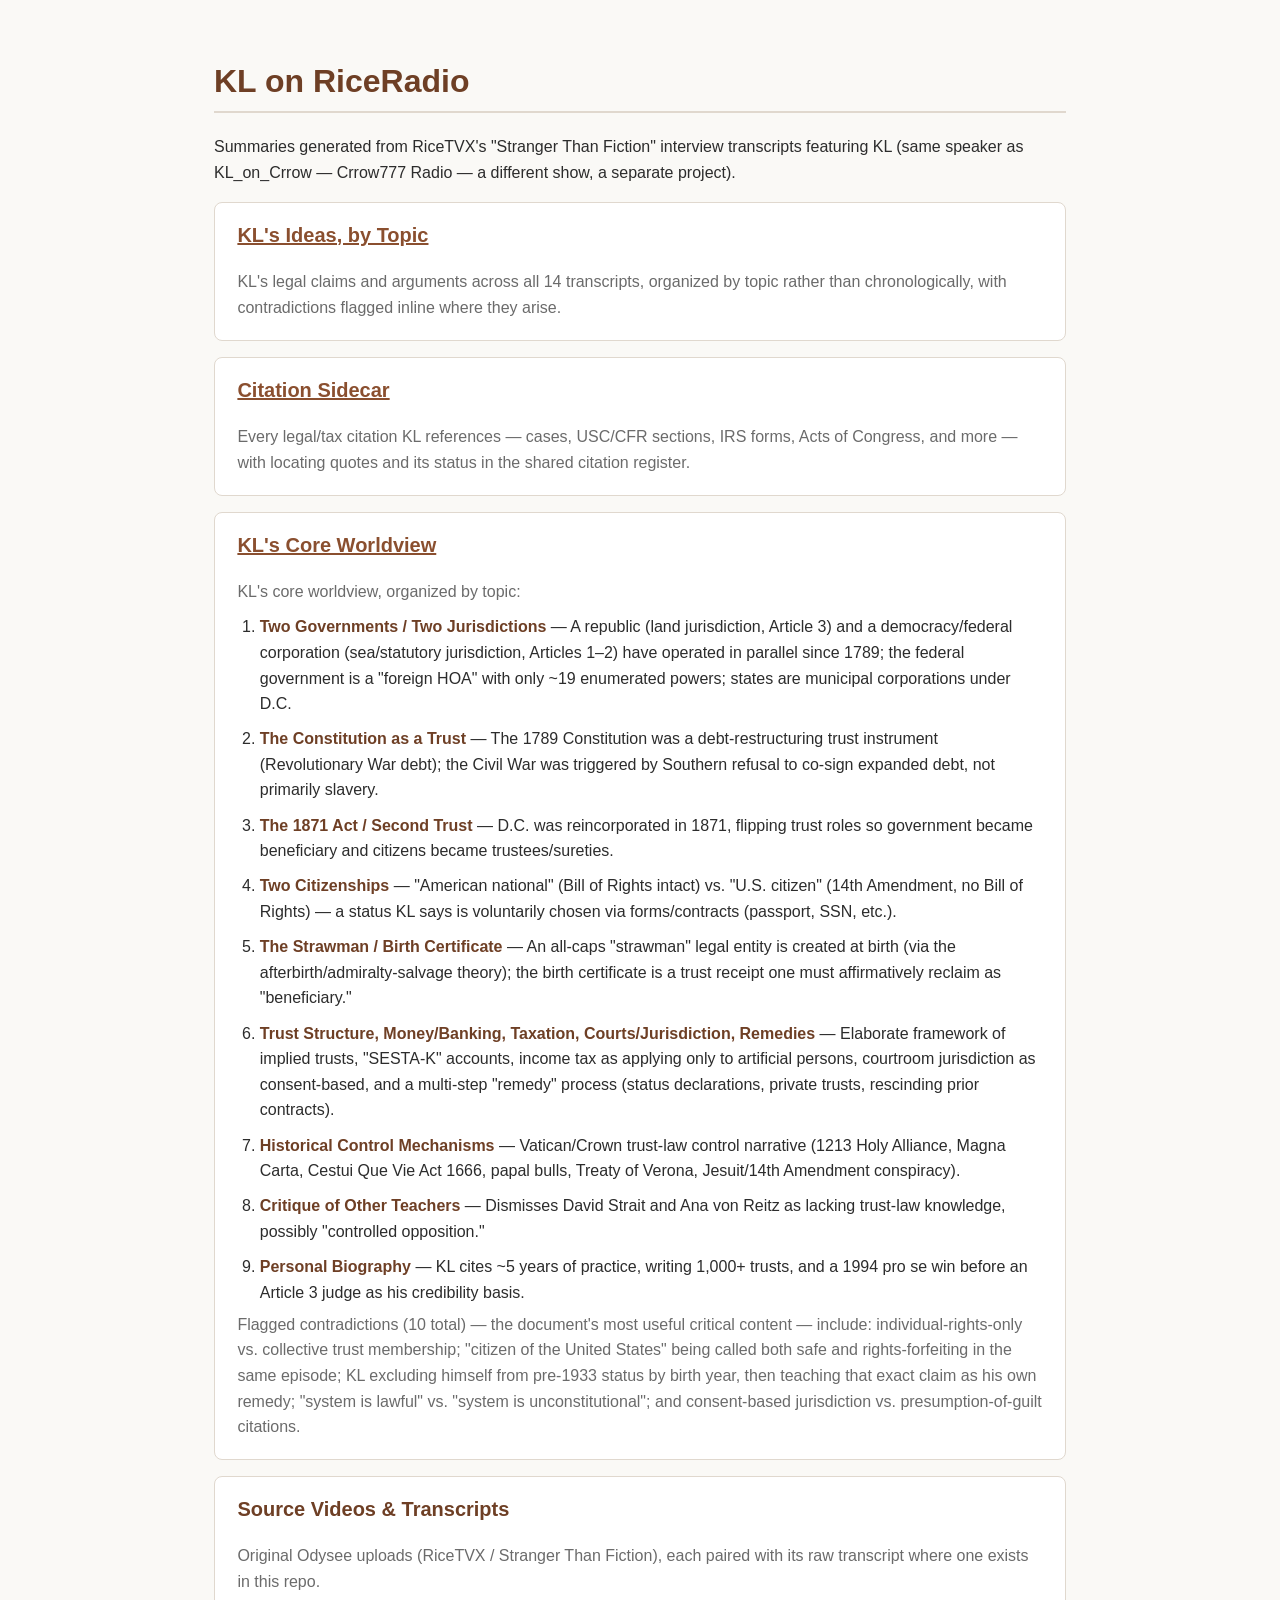
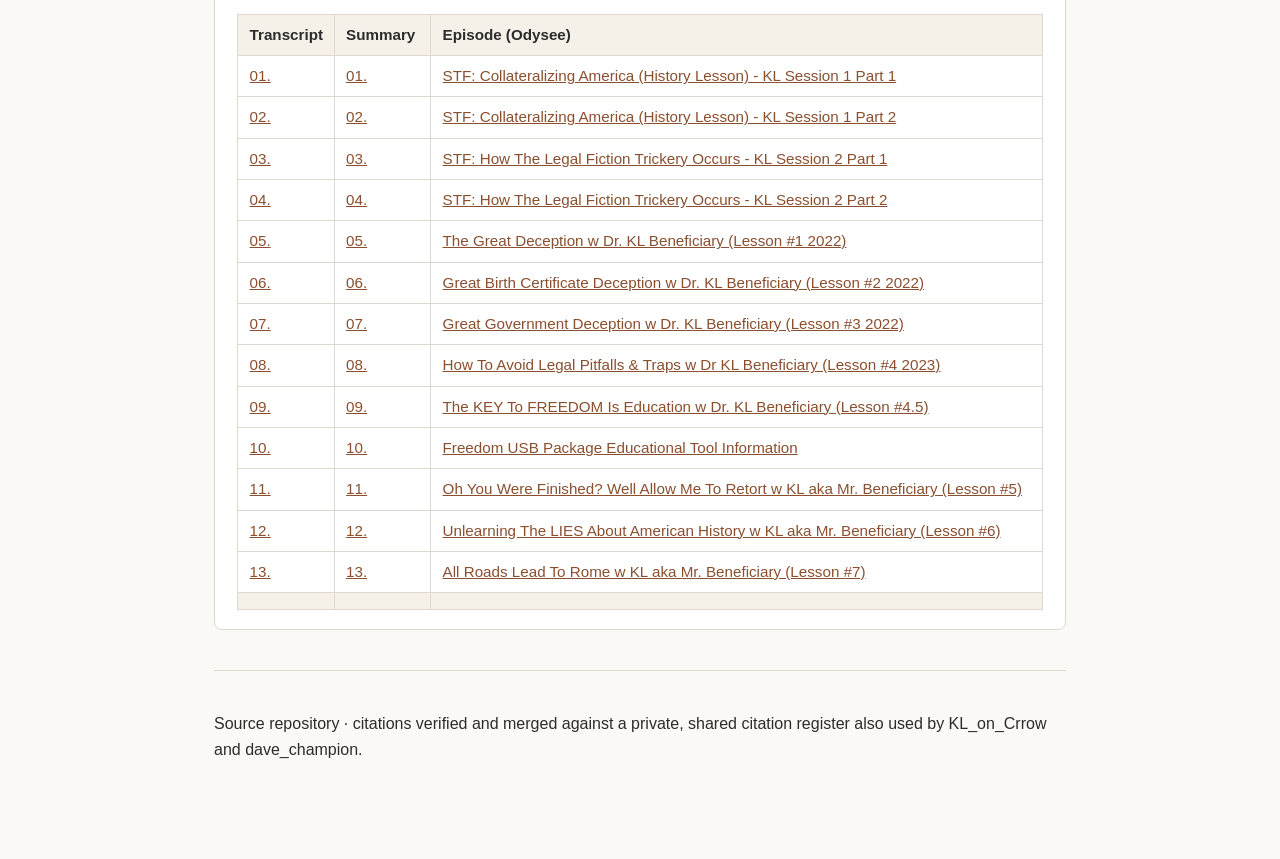
<file: index.html>
<!DOCTYPE html>
<html lang="en">
<head>
  <meta charset="UTF-8">
  <meta name="viewport" content="width=device-width, initial-scale=1.0">
  <title>KL on RiceRadio</title>
  <link rel="stylesheet" href="style.css?v=20261114">
</head>
<body>
  <h1>KL on RiceRadio</h1>
  <p>
    Summaries generated from RiceTVX's "Stranger Than Fiction" interview
    transcripts featuring KL (same speaker as
    KL_on_Crrow —
    Crrow777 Radio — a different show, a separate project).
  </p>

  <ul class="card-list">
    <li class="card">
      <h2><a href="summaries_html/kl-ideas.html">KL's Ideas, by Topic</a></h2>
      <p>
        KL's legal claims and arguments across all 14 transcripts, organized by
        topic rather than chronologically, with contradictions flagged inline
        where they arise.
      </p>
    </li>
    <li class="card">
      <h2><a href="summaries_html/citations-sidecar.html">Citation Sidecar</a></h2>
      <p>
        Every legal/tax citation KL references — cases, USC/CFR sections, IRS
        forms, Acts of Congress, and more — with locating quotes and its
        status in the shared citation register.
      </p>
    </li>
    <li class="card">
      <h2><a href="summaries_html/kl-ideas.html">KL's Core Worldview</a></h2>
      <p>KL's core worldview, organized by topic:</p>
      <ol>
        <li><strong>Two Governments / Two Jurisdictions</strong> — A republic (land
          jurisdiction, Article 3) and a democracy/federal corporation
          (sea/statutory jurisdiction, Articles 1–2) have operated in parallel
          since 1789; the federal government is a "foreign HOA" with only ~19
          enumerated powers; states are municipal corporations under D.C.</li>
        <li><strong>The Constitution as a Trust</strong> — The 1789 Constitution was
          a debt-restructuring trust instrument (Revolutionary War debt); the
          Civil War was triggered by Southern refusal to co-sign expanded debt,
          not primarily slavery.</li>
        <li><strong>The 1871 Act / Second Trust</strong> — D.C. was reincorporated
          in 1871, flipping trust roles so government became beneficiary and
          citizens became trustees/sureties.</li>
        <li><strong>Two Citizenships</strong> — "American national" (Bill of Rights
          intact) vs. "U.S. citizen" (14th Amendment, no Bill of Rights) — a
          status KL says is voluntarily chosen via forms/contracts (passport,
          SSN, etc.).</li>
        <li><strong>The Strawman / Birth Certificate</strong> — An all-caps
          "strawman" legal entity is created at birth (via the
          afterbirth/admiralty-salvage theory); the birth certificate is a
          trust receipt one must affirmatively reclaim as "beneficiary."</li>
        <li><strong>Trust Structure, Money/Banking, Taxation, Courts/Jurisdiction,
          Remedies</strong> — Elaborate framework of implied trusts, "SESTA-K"
          accounts, income tax as applying only to artificial persons,
          courtroom jurisdiction as consent-based, and a multi-step "remedy"
          process (status declarations, private trusts, rescinding prior
          contracts).</li>
        <li><strong>Historical Control Mechanisms</strong> — Vatican/Crown
          trust-law control narrative (1213 Holy Alliance, Magna Carta, Cestui
          Que Vie Act 1666, papal bulls, Treaty of Verona, Jesuit/14th
          Amendment conspiracy).</li>
        <li><strong>Critique of Other Teachers</strong> — Dismisses David Strait
          and Ana von Reitz as lacking trust-law knowledge, possibly
          "controlled opposition."</li>
        <li><strong>Personal Biography</strong> — KL cites ~5 years of practice,
          writing 1,000+ trusts, and a 1994 pro se win before an Article 3
          judge as his credibility basis.</li>
      </ol>
      <p>
        Flagged contradictions (10 total) — the document's most useful
        critical content — include: individual-rights-only vs. collective
        trust membership; "citizen of the United States" being called both
        safe and rights-forfeiting in the same episode; KL excluding himself
        from pre-1933 status by birth year, then teaching that exact claim as
        his own remedy; "system is lawful" vs. "system is unconstitutional";
        and consent-based jurisdiction vs. presumption-of-guilt citations.
      </p>
    </li>
  </ul>

  <div class="card">
    <h2>Source Videos &amp; Transcripts</h2>
    <p>
      Original Odysee uploads (RiceTVX / Stranger Than Fiction), each paired with
      its raw transcript where one exists in this repo.
    </p>
    <div class="av-table-wrap">
    <table>
<thead>
<tr><th>Transcript</th><th>Summary</th><th>Episode (Odysee)</th></tr>
</thead>
<tbody>
<tr>
<td><a href="https://raw.githubusercontent.com/DogThatHunts/KL_on_RiceRadio/main/transcripts/TXT/01_20260804_STF_%20Collateralizing%20America%20_History%20Lesson_%20-%20KL%20Session%201%20Part%201_e60951c3.txt">01.</a></td>
<td><a href="https://dogthathunts.github.io/transcript-summaries/posts/kl-stf-collateralizing-america-history-lesson-kl-session-1-part-1-1259.html">01.</a></td>
<td><a href="https://odysee.com/@ricecrypto:2/CollateralizingAmerica(HistoryLesson)wK.L.Part-1:0?lid=3c8fc63431719804bda28cb1db2d0bf4569472cb">STF: Collateralizing America (History Lesson) - KL Session 1 Part 1</a></td>
</tr>
<tr>
<td><a href="https://raw.githubusercontent.com/DogThatHunts/KL_on_RiceRadio/main/transcripts/TXT/02_20260805_STF_%20Collateralizing%20America%20_History%20Lesson_%20-%20KL%20Session%201%20Part%202_4b397566.txt">02.</a></td>
<td><a href="https://dogthathunts.github.io/transcript-summaries/posts/kl-stf-collateralizing-america-history-lesson-kl-session-1-part-2-1260.html">02.</a></td>
<td><a href="https://odysee.com/@ricecrypto:2/CollateralizingAmerica%28HistoryLesson%29InterviewwK.L.Part-2:2?lid=3c8fc63431719804bda28cb1db2d0bf4569472cb">STF: Collateralizing America (History Lesson) - KL Session 1 Part 2</a></td>
</tr>
<tr>
<td><a href="https://raw.githubusercontent.com/DogThatHunts/KL_on_RiceRadio/main/transcripts/TXT/03_20260805_STF_%20How%20The%20Legal%20Fiction%20Trickery%20Occurs%20-%20KL%20Session%202%20Part%201_26119e47.txt">03.</a></td>
<td><a href="https://dogthathunts.github.io/transcript-summaries/posts/kl-stf-how-the-legal-fiction-trickery-occurs-kl-session-2-part-1-1261.html">03.</a></td>
<td><a href="https://odysee.com/@ricecrypto:2/klsession2legalfictionpt1:3?lid=3c8fc63431719804bda28cb1db2d0bf4569472cb">STF: How The Legal Fiction Trickery Occurs - KL Session 2 Part 1</a></td>
</tr>
<tr>
<td><a href="https://raw.githubusercontent.com/DogThatHunts/KL_on_RiceRadio/main/transcripts/TXT/04_20260805_STF_%20How%20The%20Legal%20Fiction%20Trickery%20Occurs%20-%20KL%20Session%202%20Part%202_7c931bc4.txt">04.</a></td>
<td><a href="https://dogthathunts.github.io/transcript-summaries/posts/kl-stf-how-the-legal-fiction-trickery-occurs-kl-session-2-part-2-1262.html">04.</a></td>
<td><a href="https://odysee.com/@ricecrypto:2/klsession2legalfictionpart2:2?lid=3c8fc63431719804bda28cb1db2d0bf4569472cb">STF: How The Legal Fiction Trickery Occurs - KL Session 2 Part 2</a></td>
</tr>
<tr>
<td><a href="https://raw.githubusercontent.com/DogThatHunts/KL_on_RiceRadio/main/transcripts/TXT/05_20260805_The%20Great%20Deception%20w%20Dr.%20KL%20Beneficiary%20_Lesson%20_1%202022__b63fd37b.txt">05.</a></td>
<td><a href="https://dogthathunts.github.io/transcript-summaries/posts/kl-the-great-deception-w-dr-kl-beneficiary-lesson-1-2022-1263.html">05.</a></td>
<td><a href="https://odysee.com/@ricecrypto:2/the-great-deception-w-dr.-kl-beneficiary:a?lid=3c8fc63431719804bda28cb1db2d0bf4569472cb">The Great Deception w Dr. KL Beneficiary (Lesson #1 2022)</a></td>
</tr>
<tr>
<td><a href="https://raw.githubusercontent.com/DogThatHunts/KL_on_RiceRadio/main/transcripts/TXT/06_20260805_Great%20Birth%20Certificate%20Deception%20w%20Dr.%20KL%20Beneficiary%20_Lesson%20_2%202022__c2c65fe9.txt">06.</a></td>
<td><a href="https://dogthathunts.github.io/transcript-summaries/posts/kl-great-birth-certificate-deception-w-dr-kl-beneficiary-lesson-2-2022-1264.html">06.</a></td>
<td><a href="https://odysee.com/@ricecrypto:2/great-birth-certificate-deception-w-dr.:8?lid=3c8fc63431719804bda28cb1db2d0bf4569472cb">Great Birth Certificate Deception w Dr. KL Beneficiary (Lesson #2 2022)</a></td>
</tr>
<tr>
<td><a href="https://raw.githubusercontent.com/DogThatHunts/KL_on_RiceRadio/main/transcripts/TXT/07_20260805_Great%20Government%20Deception%20w%20Dr.%20KL%20Beneficiary%20_Lesson%20_3%202022__b4ee1f46.txt">07.</a></td>
<td><a href="https://dogthathunts.github.io/transcript-summaries/posts/kl-great-government-deception-w-dr-kl-beneficiary-lesson-3-2022-1265.html">07.</a></td>
<td><a href="https://odysee.com/@ricecrypto:2/GreatGpvtDeceptionDrKLBeneficiaryLesson3_2022:b?lid=3c8fc63431719804bda28cb1db2d0bf4569472cb">Great Government Deception w Dr. KL Beneficiary (Lesson #3 2022)</a></td>
</tr>
<tr>
<td><a href="https://raw.githubusercontent.com/DogThatHunts/KL_on_RiceRadio/main/transcripts/TXT/08_20260805_How%20To%20Avoid%20Legal%20Pitfalls%20_%20Traps%20w%20Dr%20KL%20Beneficiary%20_Lesson%20_4%202023__c7c17559.txt">08.</a></td>
<td><a href="https://dogthathunts.github.io/transcript-summaries/posts/kl-how-to-avoid-legal-pitfalls-traps-w-dr-kl-beneficiary-lesson-4-2023-1266.html">08.</a></td>
<td><a href="https://odysee.com/@ricecrypto:2/How_To_Avoid_Legal_Pitfalls_-_Traps_w_Dr_KL_Beneficiary:2?lid=3c8fc63431719804bda28cb1db2d0bf4569472cb">How To Avoid Legal Pitfalls & Traps w Dr KL Beneficiary (Lesson #4 2023)</a></td>
</tr>
<tr>
<td><a href="https://raw.githubusercontent.com/DogThatHunts/KL_on_RiceRadio/main/transcripts/TXT/09_20260805_The%20KEY%20To%20FREEDOM%20Is%20Education%20w%20Dr.%20KL%20Beneficiary%20_Lesson%20_4.5__c230ca00.txt">09.</a></td>
<td><a href="https://dogthathunts.github.io/transcript-summaries/posts/kl-the-key-to-freedom-is-education-w-dr-kl-beneficiary-lesson-4-5-1267.html">09.</a></td>
<td><a href="https://odysee.com/@ricecrypto:2/Freedom_USB_Educational_Tool_w_Dr_KL_Beneficiary_%28Lesson_-4.5%29_:b?lid=3c8fc63431719804bda28cb1db2d0bf4569472cb">The KEY To FREEDOM Is Education w Dr. KL Beneficiary (Lesson #4.5)</a></td>
</tr>
<tr>
<td><a href="https://raw.githubusercontent.com/DogThatHunts/KL_on_RiceRadio/main/transcripts/TXT/10_20260805_Freedom%20USB%20Package%20Educational%20Tool%20Information_e54c732f.txt">10.</a></td>
<td><a href="https://dogthathunts.github.io/transcript-summaries/posts/kl-freedom-usb-package-educational-tool-information-1268.html">10.</a></td>
<td><a href="https://odysee.com/@ricecrypto:2/Freedom_USB_Package_Educational_Tool_Information_:3?lid=3c8fc63431719804bda28cb1db2d0bf4569472cb">Freedom USB Package Educational Tool Information</a></td>
</tr>
<tr>
<td><a href="https://raw.githubusercontent.com/DogThatHunts/KL_on_RiceRadio/main/transcripts/TXT/11_20260805_Oh%20You%20Were%20Finished_%20Well%20Allow%20Me%20To%20Retort%20w%20KL%20aka%20Mr.%20Beneficiary%20_Lesson%20__57ff8eba.txt">11.</a></td>
<td><a href="https://dogthathunts.github.io/transcript-summaries/posts/kl-oh-you-were-finished-well-allow-me-to-retort-w-kl-aka-mr-beneficiary-lesson-5-1269.html">11.</a></td>
<td><a href="https://odysee.com/@ricecrypto:2/Allow_Me_To_Retort_Is_KL_Mr_Beneficiary_For_Real_Rebuttal_:6?lid=3c8fc63431719804bda28cb1db2d0bf4569472cb">Oh You Were Finished? Well Allow Me To Retort w KL aka Mr. Beneficiary (Lesson #5)</a></td>
</tr>
<tr>
<td><a href="https://raw.githubusercontent.com/DogThatHunts/KL_on_RiceRadio/main/transcripts/TXT/12_20260806_Unlearning%20The%20LIES%20About%20American%20History%20w%20KL%20aka%20Mr.%20Beneficiary%20_Lesson%20_6__1185a92a.txt">12.</a></td>
<td><a href="https://dogthathunts.github.io/transcript-summaries/posts/kl-unlearning-the-lies-about-american-history-w-kl-aka-mr-beneficiary-lesson-6-1270.html">12.</a></td>
<td><a href="https://odysee.com/@ricecrypto:2/Dr_KL_Mr_Beneficiary_Lesson6:8?lid=3c8fc63431719804bda28cb1db2d0bf4569472cb">Unlearning The LIES About American History w KL aka Mr. Beneficiary (Lesson #6)</a></td>
</tr>
<tr>
<td><a href="https://raw.githubusercontent.com/DogThatHunts/KL_on_RiceRadio/main/transcripts/TXT/13_20260806_All%20Roads%20Lead%20To%20Rome%20w%20KL%20aka%20Mr.%20Beneficiary%20_Lesson%20_7__65f827f4.txt">13.</a></td>
<td><a href="https://dogthathunts.github.io/transcript-summaries/posts/kl-all-roads-lead-to-rome-w-kl-aka-mr-beneficiary-lesson-7-1271.html">13.</a></td>
<td><a href="https://odysee.com/@ricecrypto:2/All_Roads_Lead_To_Rome_w_KL_aka_Mr._Beneficiary_%28Lesson--7%29_:c?lid=3c8fc63431719804bda28cb1db2d0bf4569472cb">All Roads Lead To Rome w KL aka Mr. Beneficiary (Lesson #7)</a></td>
</tr>
<tr>
<td></td>
<td></td>
<td></td>
</tr>
</tbody>
</table>
    </div>
  </div>

  <hr>

  <p>
    Source repository · citations verified and merged against a private, shared citation
    register also used by
    KL_on_Crrow and
    dave_champion.
  </p>
</body>
</html>
</file>
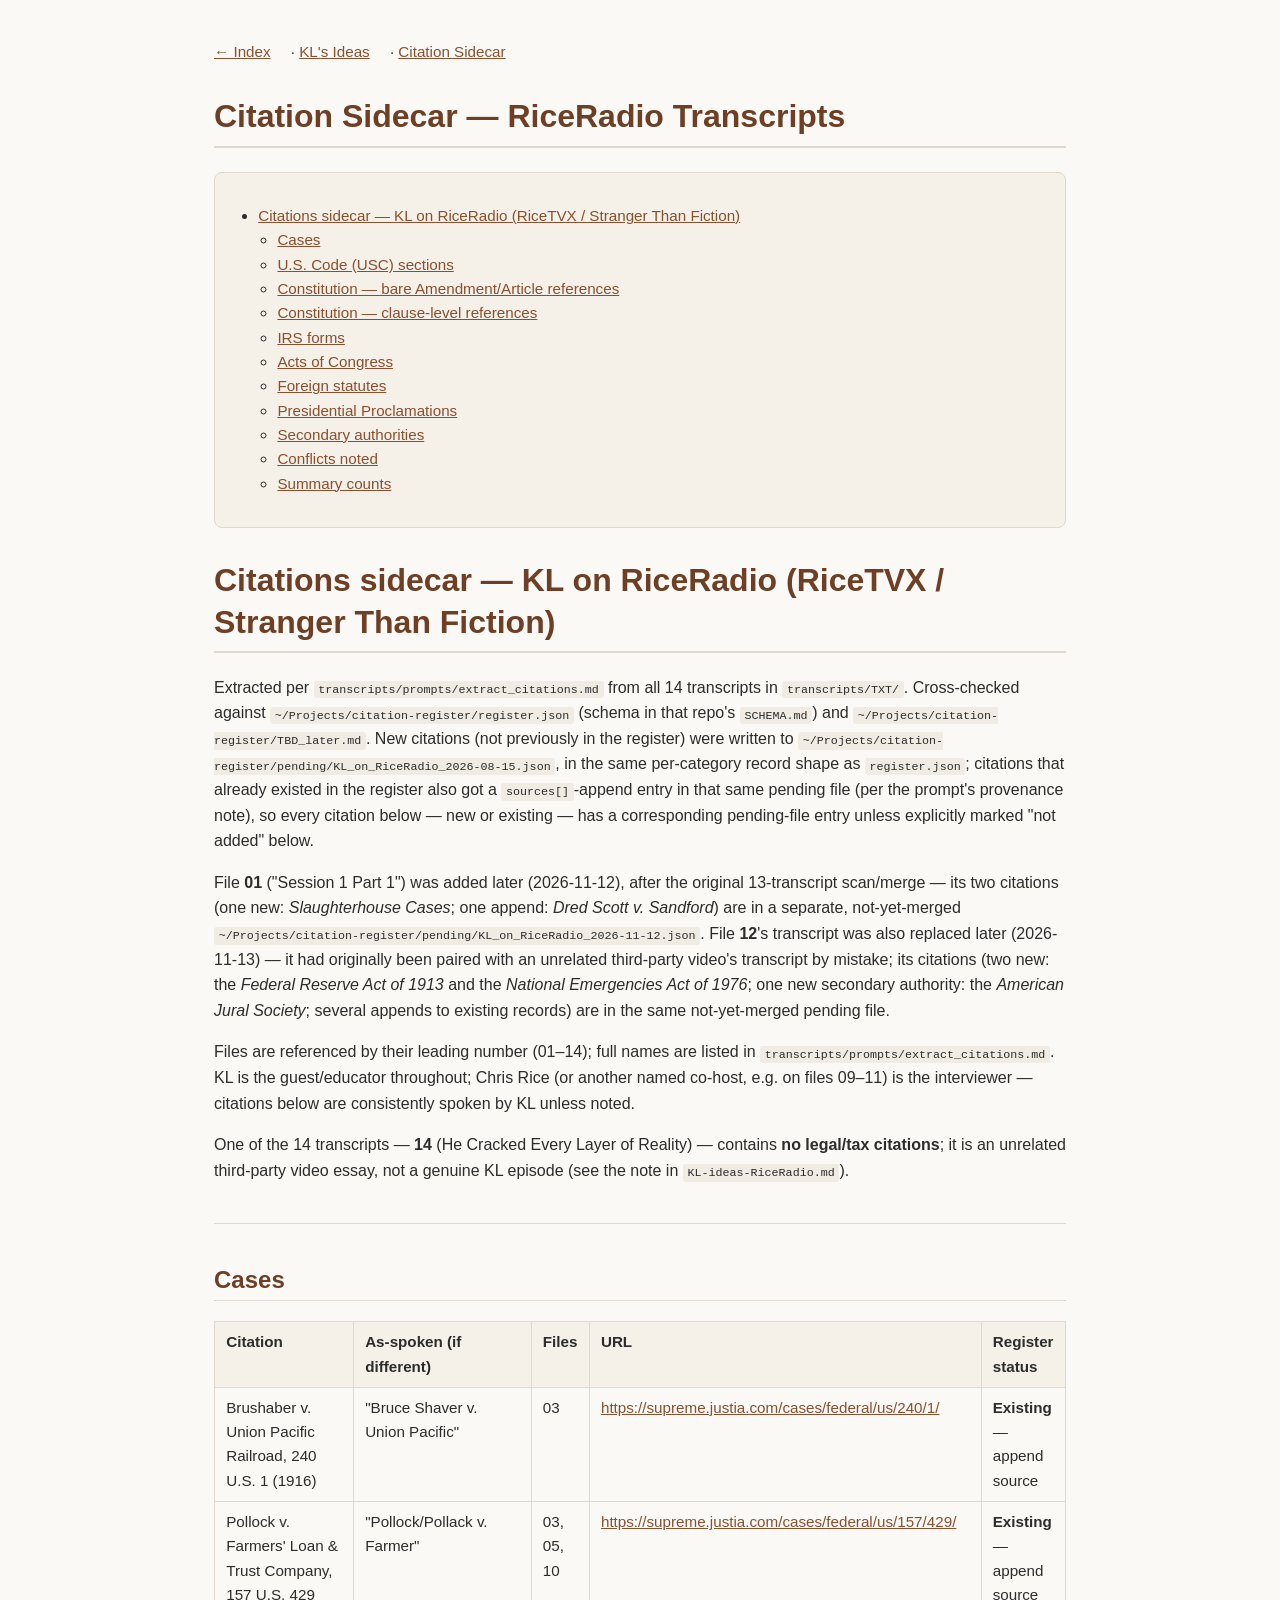
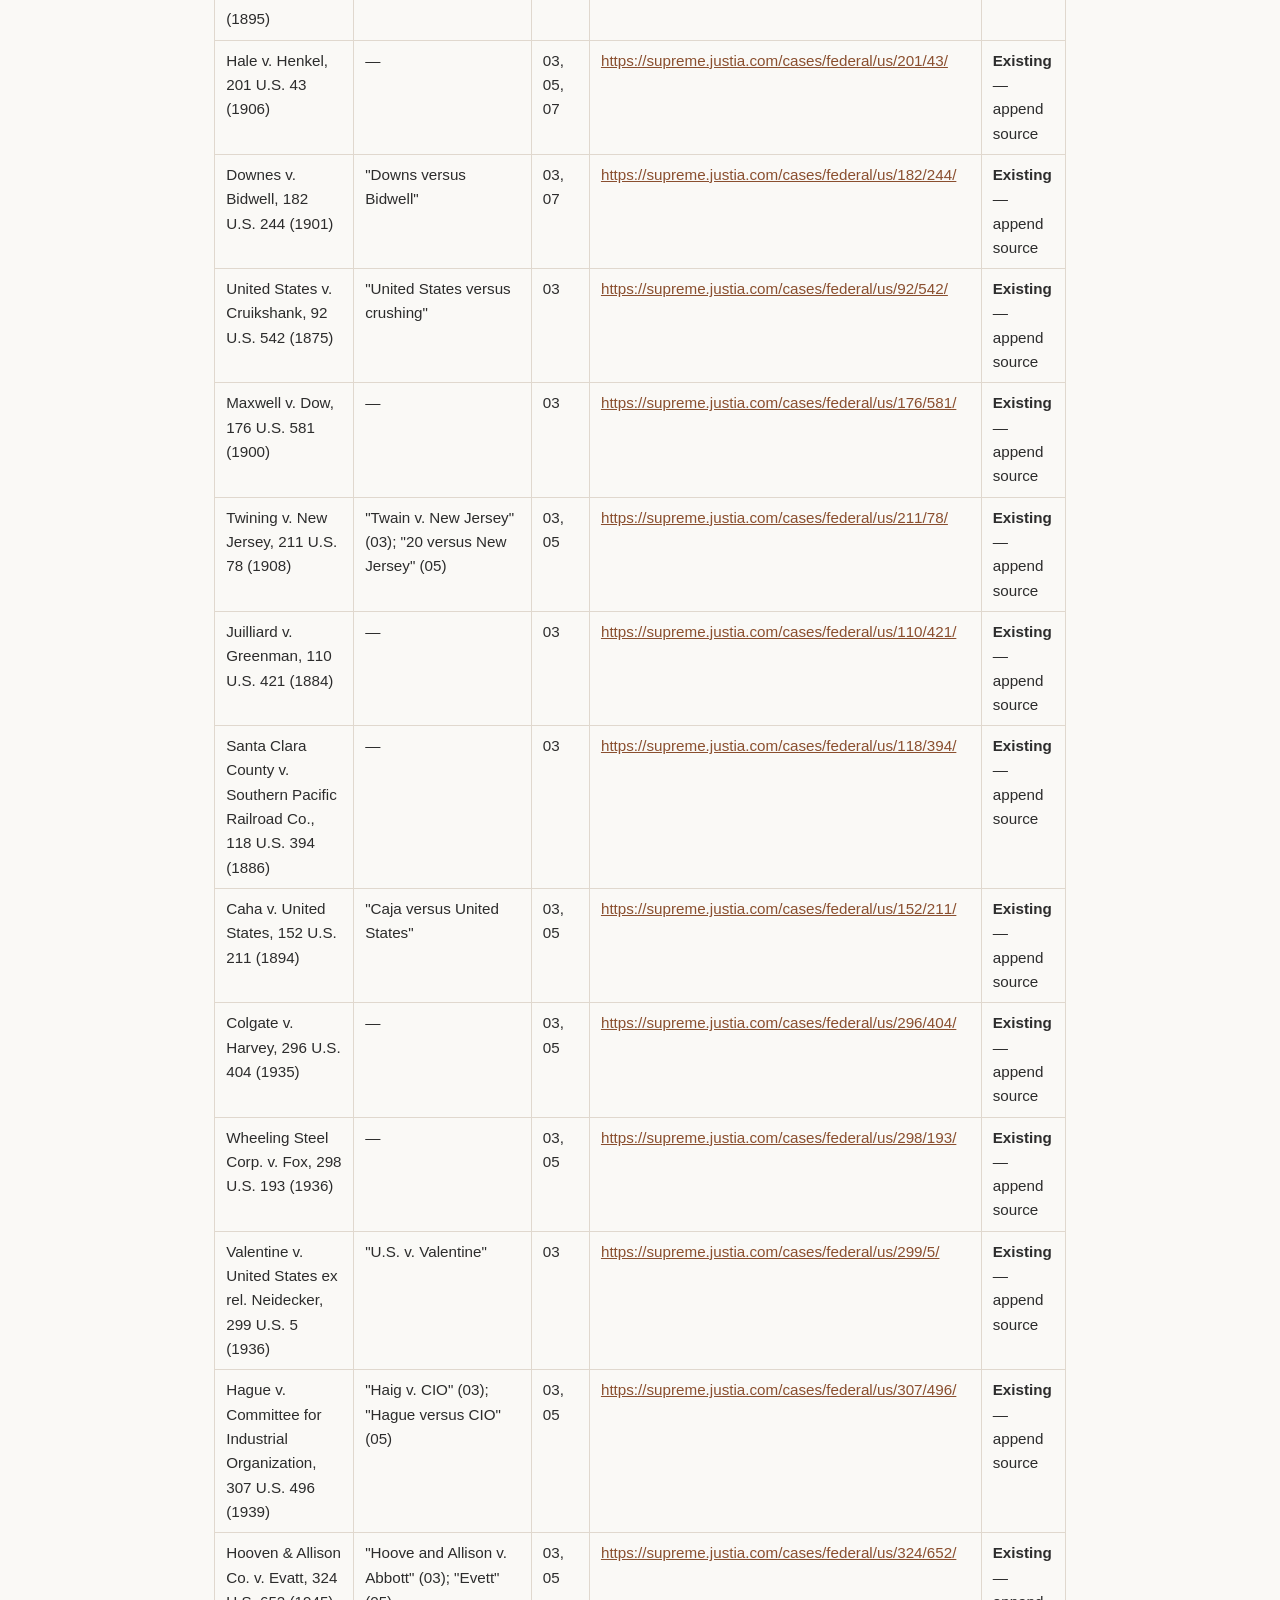
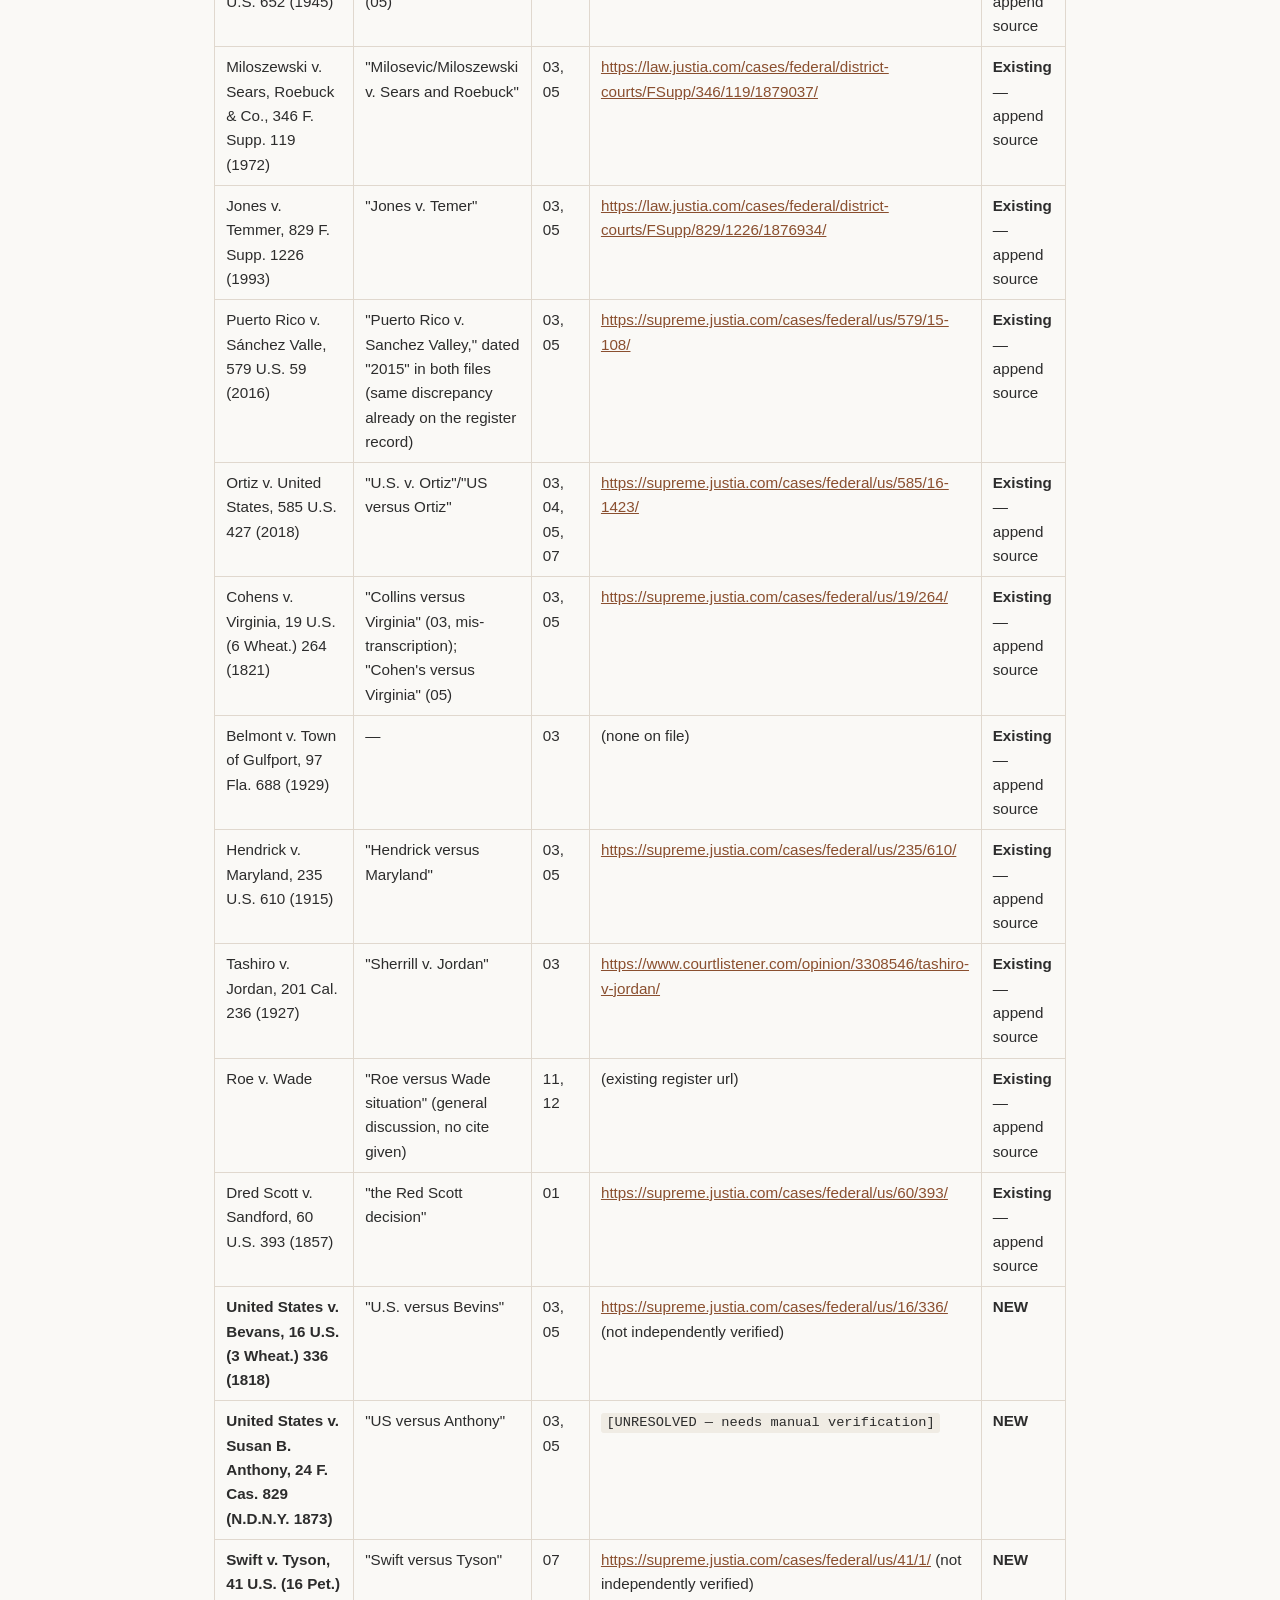
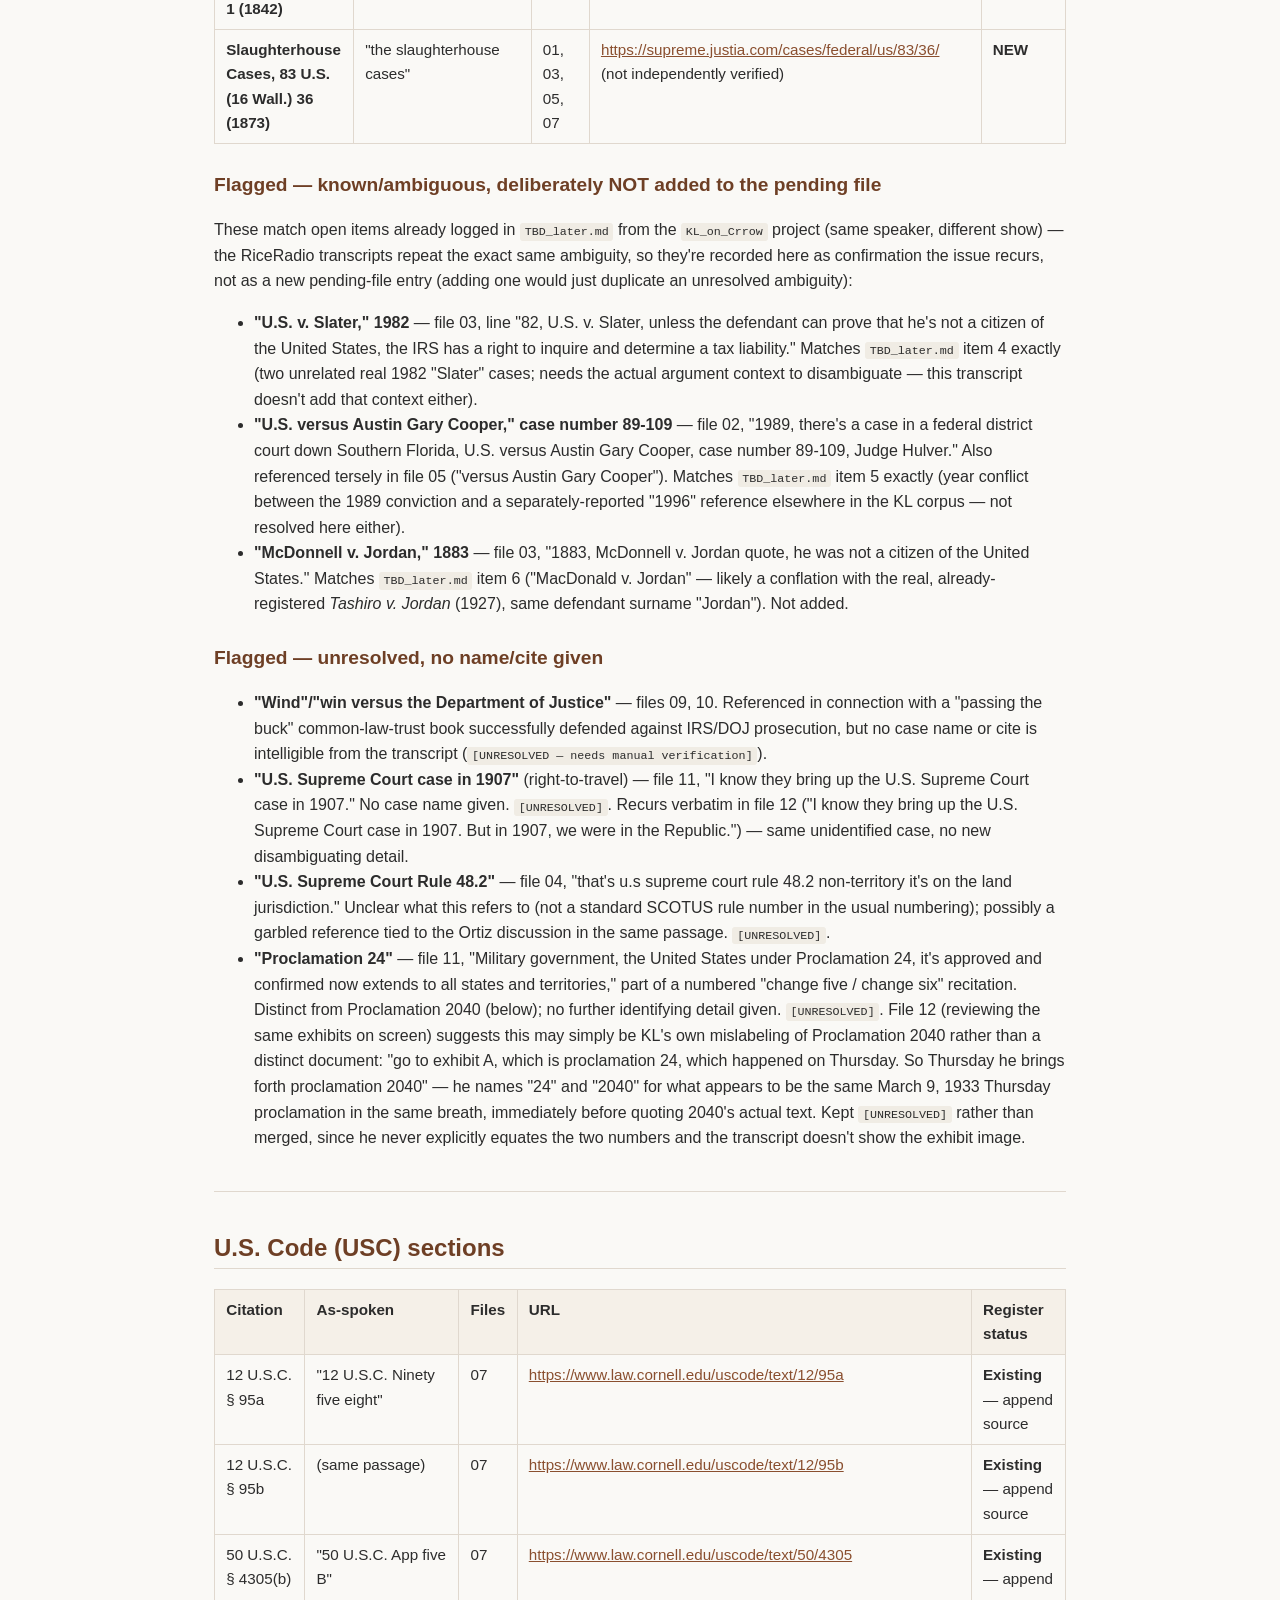
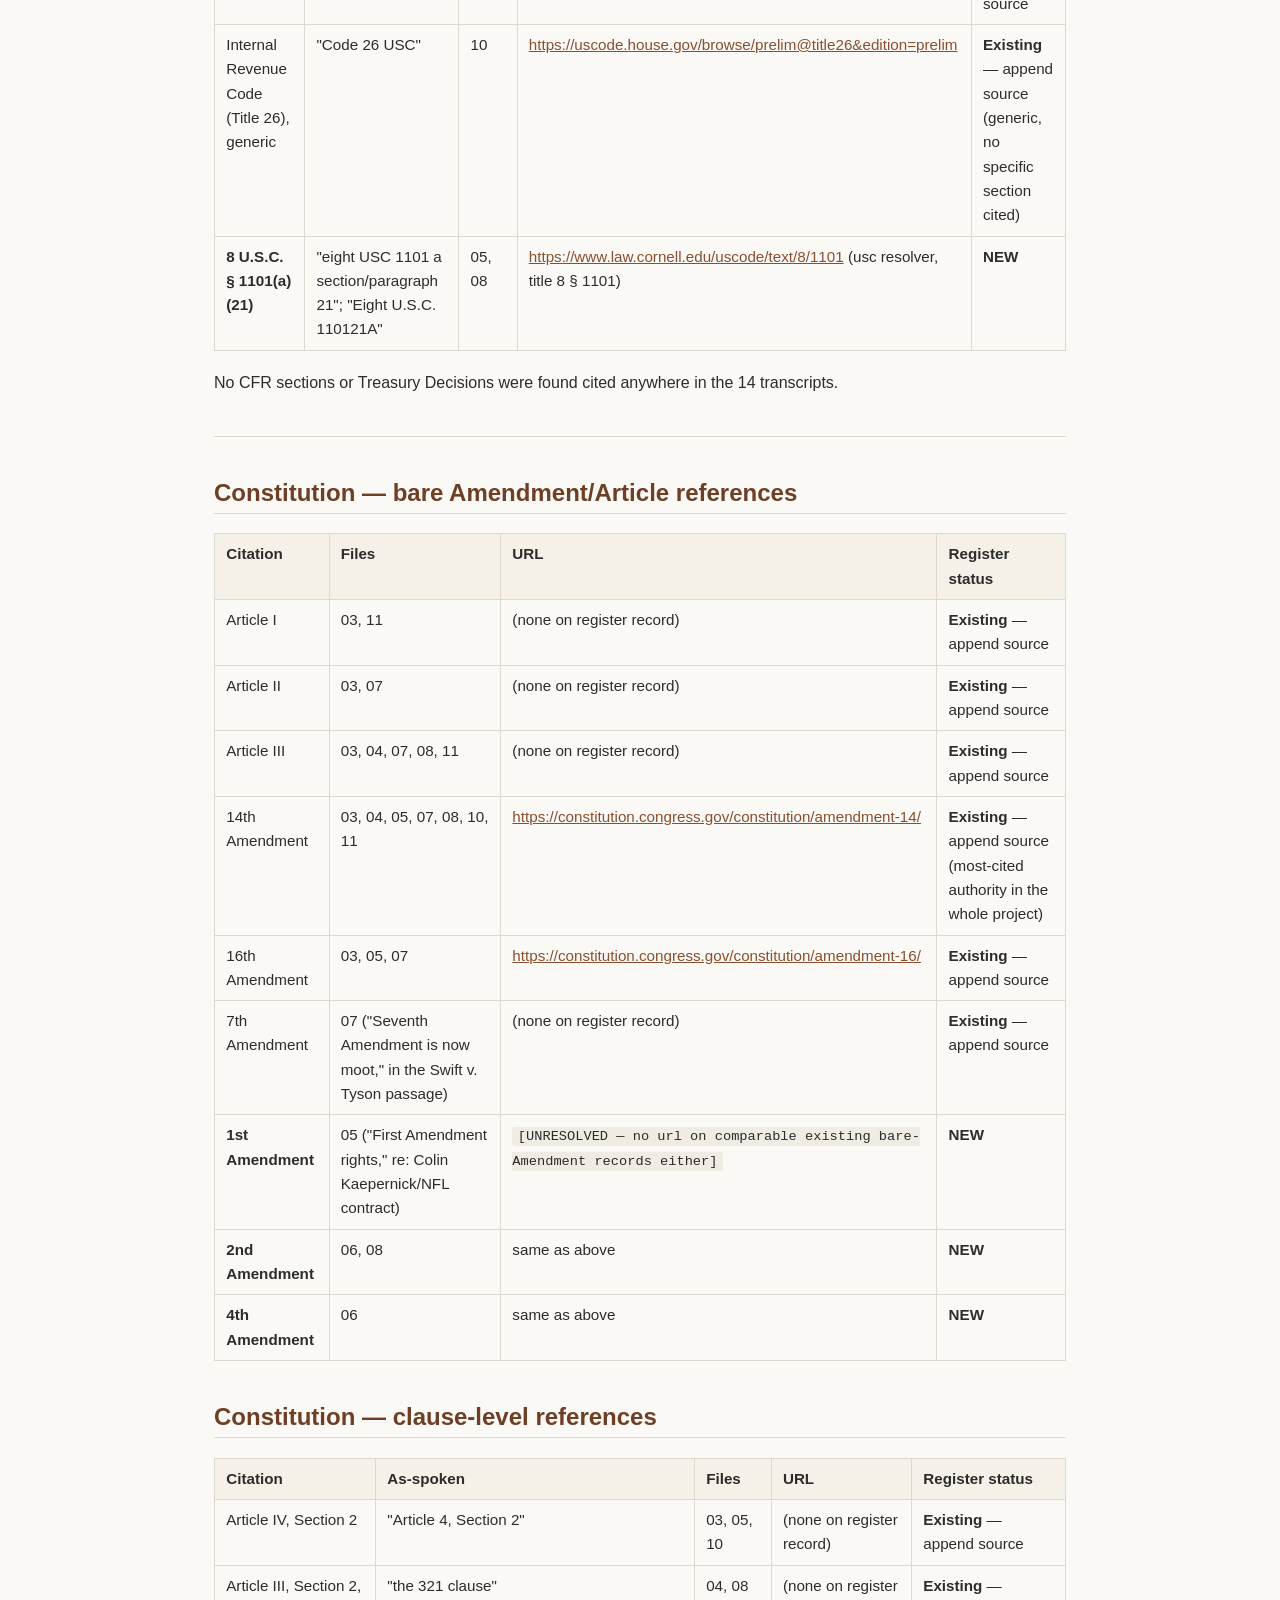
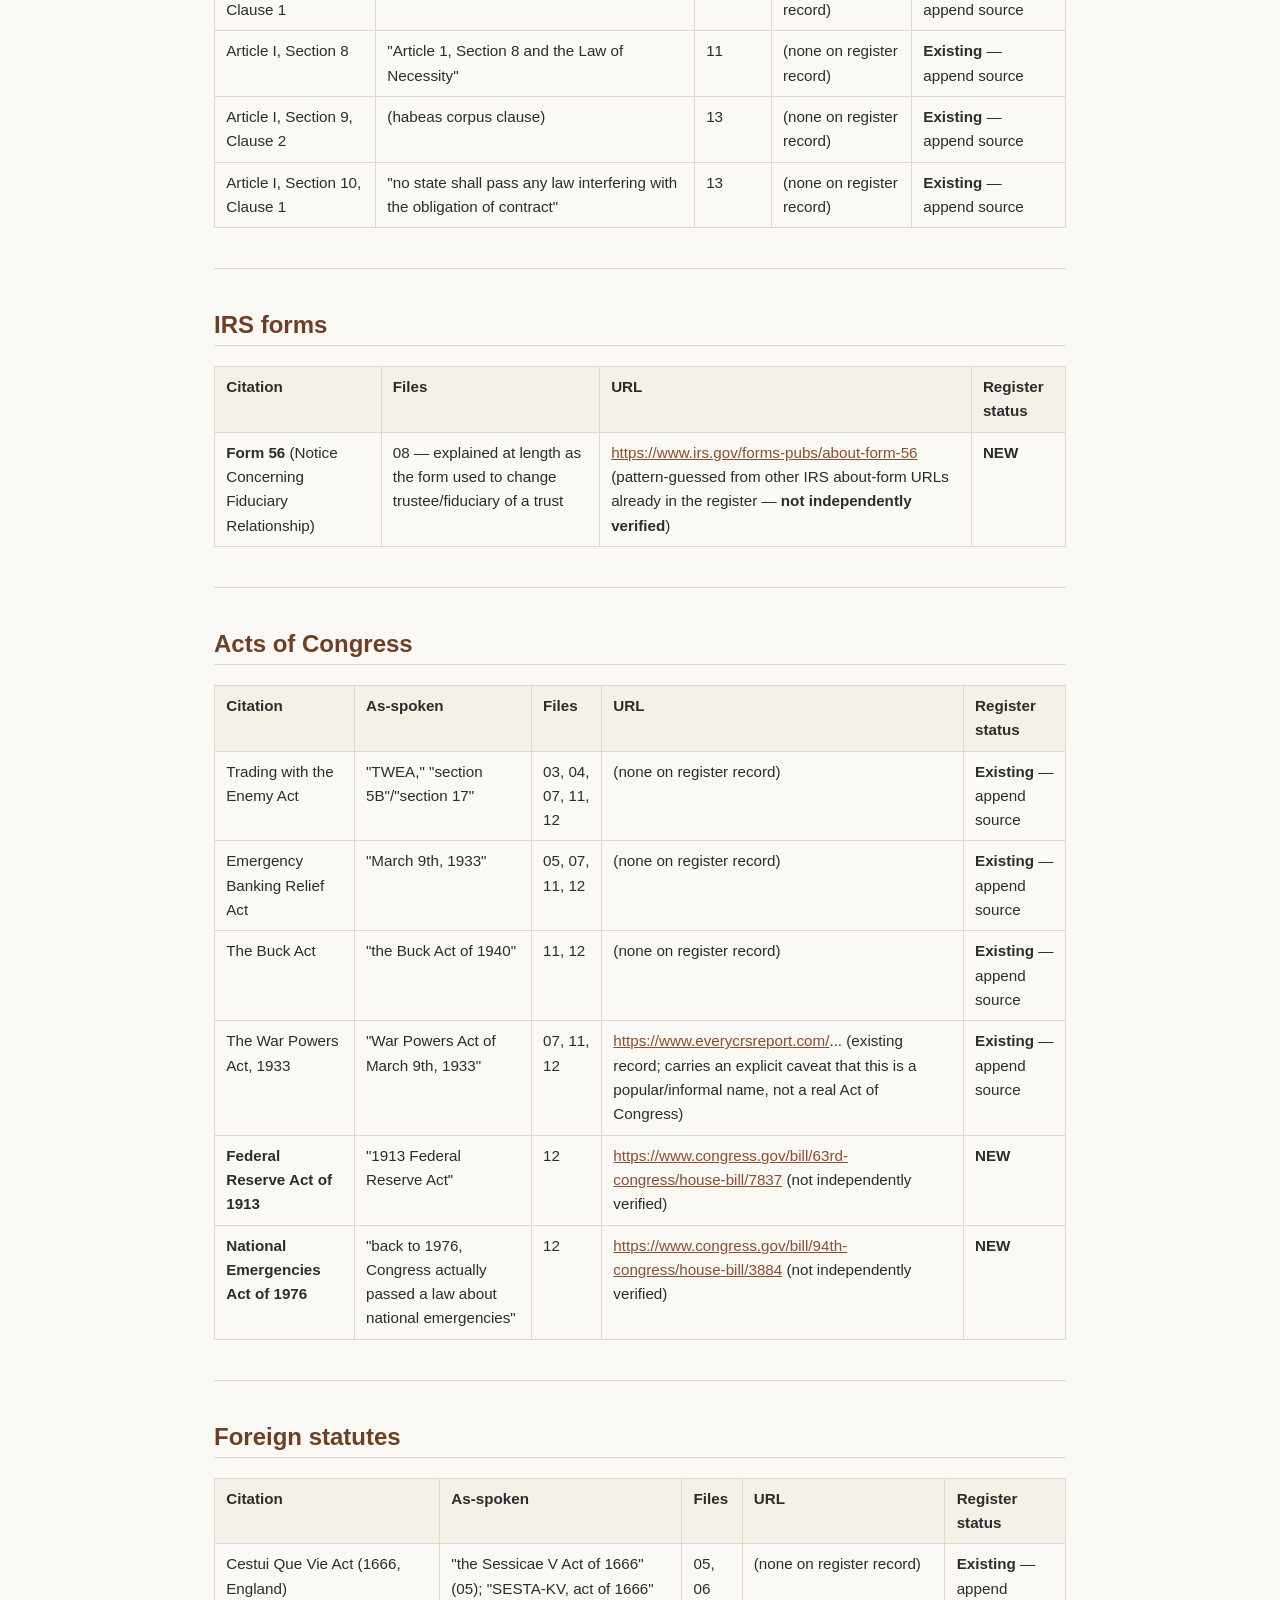
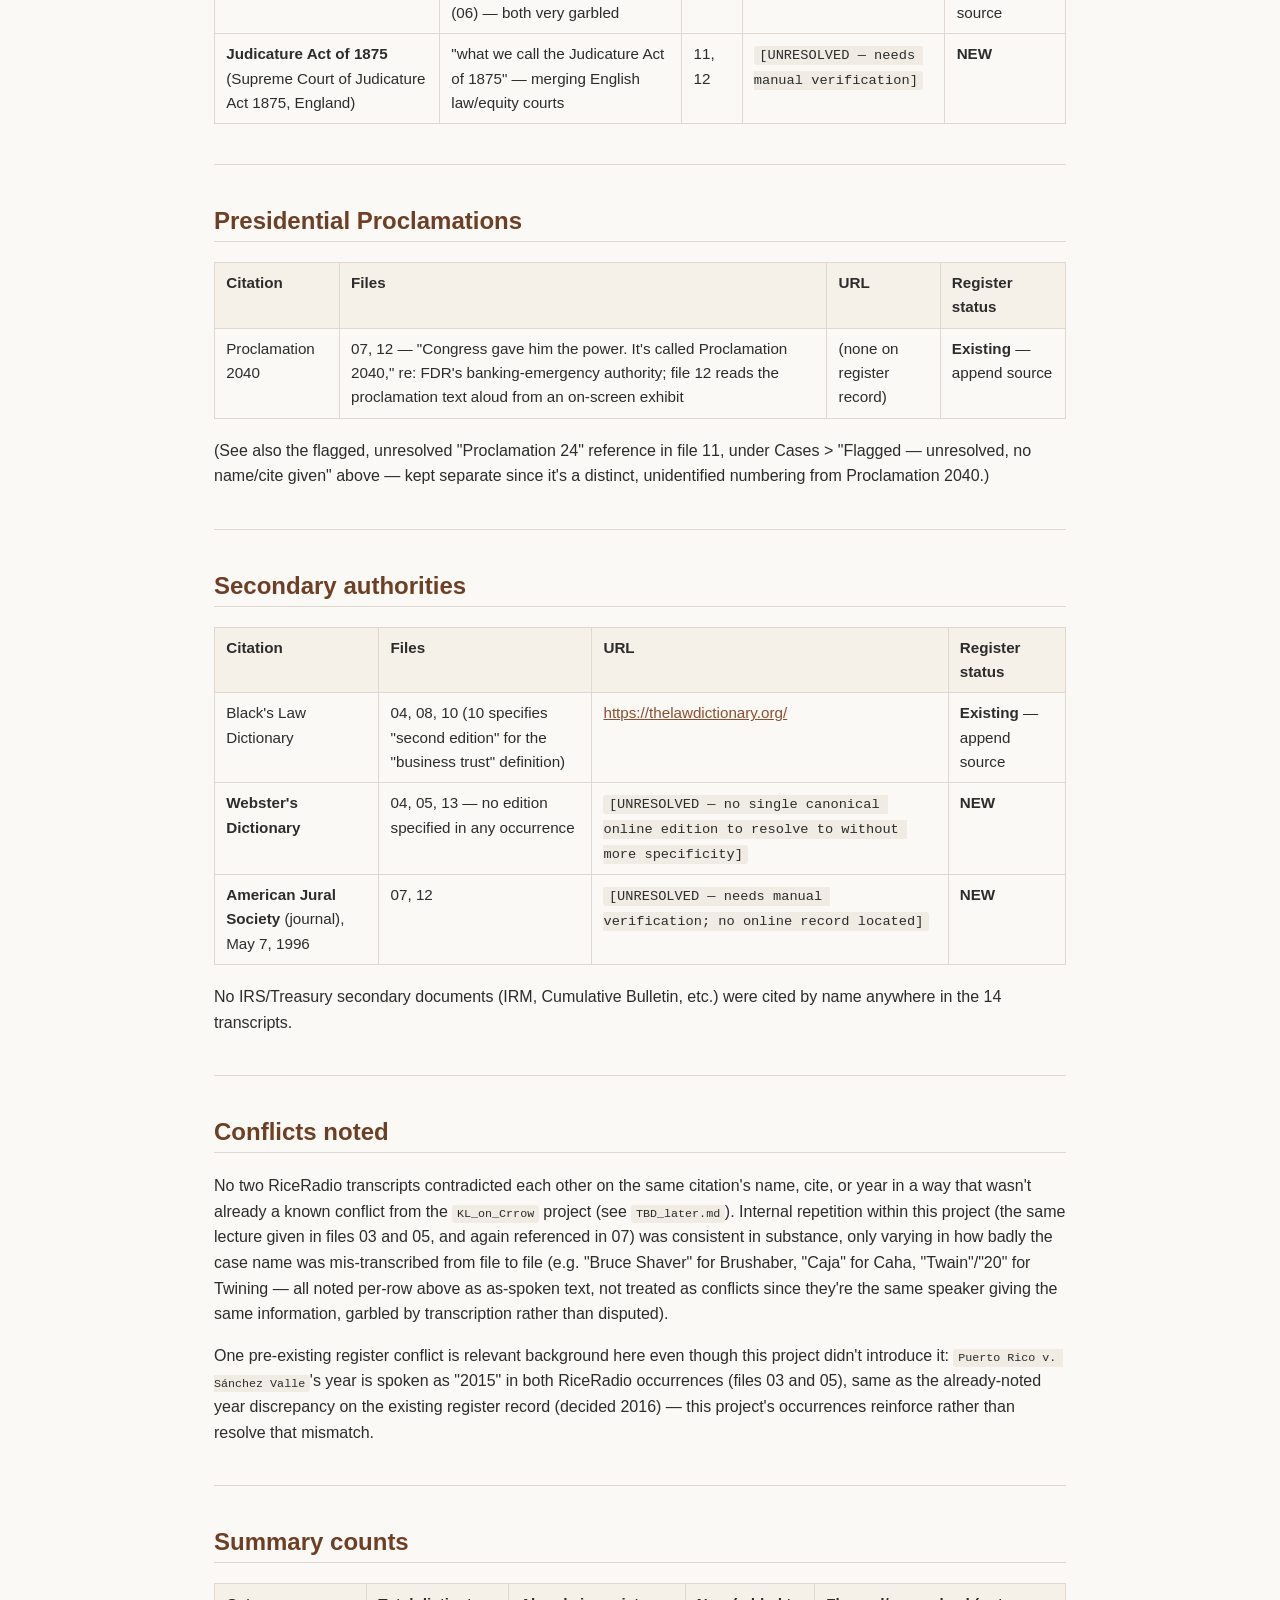
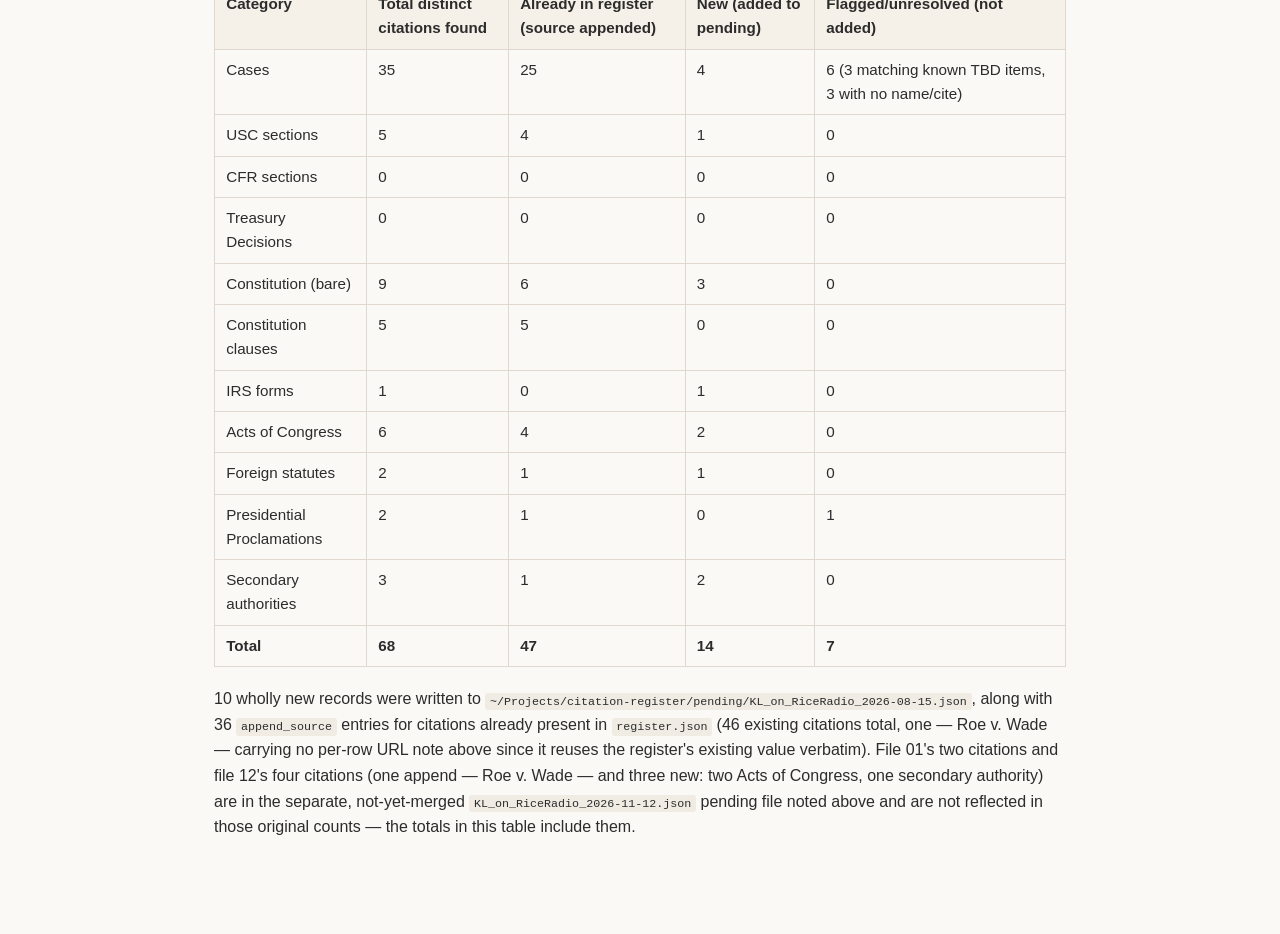
<file: summaries_html/citations-sidecar.html>
<!DOCTYPE html>
<html xmlns="http://www.w3.org/1999/xhtml" lang="" xml:lang="">
<head>
  <meta charset="utf-8" />
  <meta name="generator" content="pandoc" />
  <meta name="viewport" content="width=device-width, initial-scale=1.0, user-scalable=yes" />
  <title>Citation Sidecar — RiceRadio Transcripts</title>
  <style>
    code{white-space: pre-wrap;}
    span.smallcaps{font-variant: small-caps;}
    div.columns{display: flex; gap: min(4vw, 1.5em);}
    div.column{flex: auto; overflow-x: auto;}
    div.hanging-indent{margin-left: 1.5em; text-indent: -1.5em;}
    /* The extra [class] is a hack that increases specificity enough to
       override a similar rule in reveal.js */
    ul.task-list[class]{list-style: none;}
    ul.task-list li input[type="checkbox"] {
      font-size: inherit;
      width: 0.8em;
      margin: 0 0.8em 0.2em -1.6em;
      vertical-align: middle;
    }
    .display.math{display: block; text-align: center; margin: 0.5rem auto;}
  </style>
  <link rel="stylesheet" href="../style.css?v=20261114" />
</head>
<body>
<div class="site-nav"><a href="../index.html">&larr; Index</a> · <a href="kl-ideas.html">KL's Ideas</a> · <a href="citations-sidecar.html">Citation Sidecar</a></div>

<header id="title-block-header">
<h1 class="title">Citation Sidecar — RiceRadio Transcripts</h1>
</header>
<nav id="TOC" role="doc-toc">
<ul>
<li><a
href="#citations-sidecar--kl-on-riceradio-ricetvx--stranger-than-fiction"
id="toc-citations-sidecar--kl-on-riceradio-ricetvx--stranger-than-fiction">Citations
sidecar — KL on RiceRadio (RiceTVX / Stranger Than Fiction)</a>
<ul>
<li><a href="#cases" id="toc-cases">Cases</a></li>
<li><a href="#us-code-usc-sections" id="toc-us-code-usc-sections">U.S.
Code (USC) sections</a></li>
<li><a href="#constitution--bare-amendmentarticle-references"
id="toc-constitution--bare-amendmentarticle-references">Constitution —
bare Amendment/Article references</a></li>
<li><a href="#constitution--clause-level-references"
id="toc-constitution--clause-level-references">Constitution —
clause-level references</a></li>
<li><a href="#irs-forms" id="toc-irs-forms">IRS forms</a></li>
<li><a href="#acts-of-congress" id="toc-acts-of-congress">Acts of
Congress</a></li>
<li><a href="#foreign-statutes" id="toc-foreign-statutes">Foreign
statutes</a></li>
<li><a href="#presidential-proclamations"
id="toc-presidential-proclamations">Presidential Proclamations</a></li>
<li><a href="#secondary-authorities"
id="toc-secondary-authorities">Secondary authorities</a></li>
<li><a href="#conflicts-noted" id="toc-conflicts-noted">Conflicts
noted</a></li>
<li><a href="#summary-counts" id="toc-summary-counts">Summary
counts</a></li>
</ul></li>
</ul>
</nav>
<h1
id="citations-sidecar--kl-on-riceradio-ricetvx--stranger-than-fiction">Citations
sidecar — KL on RiceRadio (RiceTVX / Stranger Than Fiction)</h1>
<p>Extracted per <code>transcripts/prompts/extract_citations.md</code>
from all 14 transcripts in <code>transcripts/TXT/</code>. Cross-checked
against <code>~/Projects/citation-register/register.json</code> (schema
in that repo's <code>SCHEMA.md</code>) and
<code>~/Projects/citation-register/TBD_later.md</code>. New citations
(not previously in the register) were written to
<code>~/Projects/citation-register/pending/KL_on_RiceRadio_2026-08-15.json</code>,
in the same per-category record shape as <code>register.json</code>;
citations that already existed in the register also got a
<code>sources[]</code>-append entry in that same pending file (per the
prompt's provenance note), so every citation below — new or existing —
has a corresponding pending-file entry unless explicitly marked "not
added" below.</p>
<p>File <strong>01</strong> ("Session 1 Part 1") was added later
(2026-11-12), after the original 13-transcript scan/merge — its two
citations (one new: <em>Slaughterhouse Cases</em>; one append: <em>Dred
Scott v. Sandford</em>) are in a separate, not-yet-merged
<code>~/Projects/citation-register/pending/KL_on_RiceRadio_2026-11-12.json</code>.
File <strong>12</strong>'s transcript was also replaced later
(2026-11-13) — it had originally been paired with an unrelated
third-party video's transcript by mistake; its citations (two new: the
<em>Federal Reserve Act of 1913</em> and the <em>National Emergencies
Act of 1976</em>; one new secondary authority: the <em>American Jural
Society</em>; several appends to existing records) are in the same
not-yet-merged pending file.</p>
<p>Files are referenced by their leading number (01–14); full names are
listed in <code>transcripts/prompts/extract_citations.md</code>. KL is
the guest/educator throughout; Chris Rice (or another named co-host,
e.g. on files 09–11) is the interviewer — citations below are
consistently spoken by KL unless noted.</p>
<p>One of the 14 transcripts — <strong>14</strong> (He Cracked Every
Layer of Reality) — contains <strong>no legal/tax citations</strong>;
it is an unrelated third-party video essay, not a genuine KL episode
(see the note in <code>KL-ideas-RiceRadio.md</code>).</p>
<hr />
<h2 id="cases">Cases</h2>
<table>
<thead>
<tr>
<th>Citation</th>
<th>As-spoken (if different)</th>
<th>Files</th>
<th>URL</th>
<th>Register status</th>
</tr>
</thead>
<tbody>
<tr id="brushaber-v-union-pacific">
<td>Brushaber v. Union Pacific Railroad, 240 U.S. 1 (1916)</td>
<td>"Bruce Shaver v. Union Pacific"</td>
<td>03</td>
<td><a
href="https://supreme.justia.com/cases/federal/us/240/1/">https://supreme.justia.com/cases/federal/us/240/1/</a></td>
<td><strong>Existing</strong> — append source</td>
</tr>
<tr id="pollock-v-farmers-loan">
<td>Pollock v. Farmers' Loan &amp; Trust Company, 157 U.S. 429
(1895)</td>
<td>"Pollock/Pollack v. Farmer"</td>
<td>03, 05, 10</td>
<td><a
href="https://supreme.justia.com/cases/federal/us/157/429/">https://supreme.justia.com/cases/federal/us/157/429/</a></td>
<td><strong>Existing</strong> — append source</td>
</tr>
<tr id="hale-v-henkel">
<td>Hale v. Henkel, 201 U.S. 43 (1906)</td>
<td>—</td>
<td>03, 05, 07</td>
<td><a
href="https://supreme.justia.com/cases/federal/us/201/43/">https://supreme.justia.com/cases/federal/us/201/43/</a></td>
<td><strong>Existing</strong> — append source</td>
</tr>
<tr id="downes-v-bidwell">
<td>Downes v. Bidwell, 182 U.S. 244 (1901)</td>
<td>"Downs versus Bidwell"</td>
<td>03, 07</td>
<td><a
href="https://supreme.justia.com/cases/federal/us/182/244/">https://supreme.justia.com/cases/federal/us/182/244/</a></td>
<td><strong>Existing</strong> — append source</td>
</tr>
<tr id="us-v-cruikshank">
<td>United States v. Cruikshank, 92 U.S. 542 (1875)</td>
<td>"United States versus crushing"</td>
<td>03</td>
<td><a
href="https://supreme.justia.com/cases/federal/us/92/542/">https://supreme.justia.com/cases/federal/us/92/542/</a></td>
<td><strong>Existing</strong> — append source</td>
</tr>
<tr id="maxwell-v-dow">
<td>Maxwell v. Dow, 176 U.S. 581 (1900)</td>
<td>—</td>
<td>03</td>
<td><a
href="https://supreme.justia.com/cases/federal/us/176/581/">https://supreme.justia.com/cases/federal/us/176/581/</a></td>
<td><strong>Existing</strong> — append source</td>
</tr>
<tr id="twining-v-new-jersey">
<td>Twining v. New Jersey, 211 U.S. 78 (1908)</td>
<td>"Twain v. New Jersey" (03); "20 versus New Jersey" (05)</td>
<td>03, 05</td>
<td><a
href="https://supreme.justia.com/cases/federal/us/211/78/">https://supreme.justia.com/cases/federal/us/211/78/</a></td>
<td><strong>Existing</strong> — append source</td>
</tr>
<tr id="juilliard-v-greenman">
<td>Juilliard v. Greenman, 110 U.S. 421 (1884)</td>
<td>—</td>
<td>03</td>
<td><a
href="https://supreme.justia.com/cases/federal/us/110/421/">https://supreme.justia.com/cases/federal/us/110/421/</a></td>
<td><strong>Existing</strong> — append source</td>
</tr>
<tr id="santa-clara-v-southern-pacific">
<td>Santa Clara County v. Southern Pacific Railroad Co., 118 U.S. 394
(1886)</td>
<td>—</td>
<td>03</td>
<td><a
href="https://supreme.justia.com/cases/federal/us/118/394/">https://supreme.justia.com/cases/federal/us/118/394/</a></td>
<td><strong>Existing</strong> — append source</td>
</tr>
<tr id="caha-v-us">
<td>Caha v. United States, 152 U.S. 211 (1894)</td>
<td>"Caja versus United States"</td>
<td>03, 05</td>
<td><a
href="https://supreme.justia.com/cases/federal/us/152/211/">https://supreme.justia.com/cases/federal/us/152/211/</a></td>
<td><strong>Existing</strong> — append source</td>
</tr>
<tr id="colgate-v-harvey">
<td>Colgate v. Harvey, 296 U.S. 404 (1935)</td>
<td>—</td>
<td>03, 05</td>
<td><a
href="https://supreme.justia.com/cases/federal/us/296/404/">https://supreme.justia.com/cases/federal/us/296/404/</a></td>
<td><strong>Existing</strong> — append source</td>
</tr>
<tr id="wheeling-steel-v-fox">
<td>Wheeling Steel Corp. v. Fox, 298 U.S. 193 (1936)</td>
<td>—</td>
<td>03, 05</td>
<td><a
href="https://supreme.justia.com/cases/federal/us/298/193/">https://supreme.justia.com/cases/federal/us/298/193/</a></td>
<td><strong>Existing</strong> — append source</td>
</tr>
<tr id="valentine-v-us">
<td>Valentine v. United States ex rel. Neidecker, 299 U.S. 5 (1936)</td>
<td>"U.S. v. Valentine"</td>
<td>03</td>
<td><a
href="https://supreme.justia.com/cases/federal/us/299/5/">https://supreme.justia.com/cases/federal/us/299/5/</a></td>
<td><strong>Existing</strong> — append source</td>
</tr>
<tr id="hague-v-cio">
<td>Hague v. Committee for Industrial Organization, 307 U.S. 496
(1939)</td>
<td>"Haig v. CIO" (03); "Hague versus CIO" (05)</td>
<td>03, 05</td>
<td><a
href="https://supreme.justia.com/cases/federal/us/307/496/">https://supreme.justia.com/cases/federal/us/307/496/</a></td>
<td><strong>Existing</strong> — append source</td>
</tr>
<tr id="hooven-v-evatt">
<td>Hooven &amp; Allison Co. v. Evatt, 324 U.S. 652 (1945)</td>
<td>"Hoove and Allison v. Abbott" (03); "Evett" (05)</td>
<td>03, 05</td>
<td><a
href="https://supreme.justia.com/cases/federal/us/324/652/">https://supreme.justia.com/cases/federal/us/324/652/</a></td>
<td><strong>Existing</strong> — append source</td>
</tr>
<tr id="miloszewski-v-sears">
<td>Miloszewski v. Sears, Roebuck &amp; Co., 346 F. Supp. 119
(1972)</td>
<td>"Milosevic/Miloszewski v. Sears and Roebuck"</td>
<td>03, 05</td>
<td><a
href="https://law.justia.com/cases/federal/district-courts/FSupp/346/119/1879037/">https://law.justia.com/cases/federal/district-courts/FSupp/346/119/1879037/</a></td>
<td><strong>Existing</strong> — append source</td>
</tr>
<tr id="jones-v-temmer">
<td>Jones v. Temmer, 829 F. Supp. 1226 (1993)</td>
<td>"Jones v. Temer"</td>
<td>03, 05</td>
<td><a
href="https://law.justia.com/cases/federal/district-courts/FSupp/829/1226/1876934/">https://law.justia.com/cases/federal/district-courts/FSupp/829/1226/1876934/</a></td>
<td><strong>Existing</strong> — append source</td>
</tr>
<tr id="puerto-rico-v-sanchez-valle">
<td>Puerto Rico v. Sánchez Valle, 579 U.S. 59 (2016)</td>
<td>"Puerto Rico v. Sanchez Valley," dated "2015" in both files (same
discrepancy already on the register record)</td>
<td>03, 05</td>
<td><a
href="https://supreme.justia.com/cases/federal/us/579/15-108/">https://supreme.justia.com/cases/federal/us/579/15-108/</a></td>
<td><strong>Existing</strong> — append source</td>
</tr>
<tr id="ortiz-v-us">
<td>Ortiz v. United States, 585 U.S. 427 (2018)</td>
<td>"U.S. v. Ortiz"/"US versus Ortiz"</td>
<td>03, 04, 05, 07</td>
<td><a
href="https://supreme.justia.com/cases/federal/us/585/16-1423/">https://supreme.justia.com/cases/federal/us/585/16-1423/</a></td>
<td><strong>Existing</strong> — append source</td>
</tr>
<tr id="cohens-v-virginia">
<td>Cohens v. Virginia, 19 U.S. (6 Wheat.) 264 (1821)</td>
<td>"Collins versus Virginia" (03, mis-transcription); "Cohen's versus
Virginia" (05)</td>
<td>03, 05</td>
<td><a
href="https://supreme.justia.com/cases/federal/us/19/264/">https://supreme.justia.com/cases/federal/us/19/264/</a></td>
<td><strong>Existing</strong> — append source</td>
</tr>
<tr id="belmont-v-gulfport">
<td>Belmont v. Town of Gulfport, 97 Fla. 688 (1929)</td>
<td>—</td>
<td>03</td>
<td>(none on file)</td>
<td><strong>Existing</strong> — append source</td>
</tr>
<tr id="hendrick-v-maryland">
<td>Hendrick v. Maryland, 235 U.S. 610 (1915)</td>
<td>"Hendrick versus Maryland"</td>
<td>03, 05</td>
<td><a
href="https://supreme.justia.com/cases/federal/us/235/610/">https://supreme.justia.com/cases/federal/us/235/610/</a></td>
<td><strong>Existing</strong> — append source</td>
</tr>
<tr id="tashiro-v-jordan">
<td>Tashiro v. Jordan, 201 Cal. 236 (1927)</td>
<td>"Sherrill v. Jordan"</td>
<td>03</td>
<td><a
href="https://www.courtlistener.com/opinion/3308546/tashiro-v-jordan/">https://www.courtlistener.com/opinion/3308546/tashiro-v-jordan/</a></td>
<td><strong>Existing</strong> — append source</td>
</tr>
<tr id="roe-v-wade">
<td>Roe v. Wade</td>
<td>"Roe versus Wade situation" (general discussion, no cite given)</td>
<td>11, 12</td>
<td>(existing register url)</td>
<td><strong>Existing</strong> — append source</td>
</tr>
<tr id="dred-scott">
<td>Dred Scott v. Sandford, 60 U.S. 393 (1857)</td>
<td>"the Red Scott decision"</td>
<td>01</td>
<td><a
href="https://supreme.justia.com/cases/federal/us/60/393/">https://supreme.justia.com/cases/federal/us/60/393/</a></td>
<td><strong>Existing</strong> — append source</td>
</tr>
<tr id="bevans">
<td><strong>United States v. Bevans, 16 U.S. (3 Wheat.) 336
(1818)</strong></td>
<td>"U.S. versus Bevins"</td>
<td>03, 05</td>
<td><a
href="https://supreme.justia.com/cases/federal/us/16/336/">https://supreme.justia.com/cases/federal/us/16/336/</a>
(not independently verified)</td>
<td><strong>NEW</strong></td>
</tr>
<tr id="us-v-anthony">
<td><strong>United States v. Susan B. Anthony, 24 F. Cas. 829 (N.D.N.Y.
1873)</strong></td>
<td>"US versus Anthony"</td>
<td>03, 05</td>
<td><code>[UNRESOLVED — needs manual verification]</code></td>
<td><strong>NEW</strong></td>
</tr>
<tr id="swift-v-tyson">
<td><strong>Swift v. Tyson, 41 U.S. (16 Pet.) 1 (1842)</strong></td>
<td>"Swift versus Tyson"</td>
<td>07</td>
<td><a
href="https://supreme.justia.com/cases/federal/us/41/1/">https://supreme.justia.com/cases/federal/us/41/1/</a>
(not independently verified)</td>
<td><strong>NEW</strong></td>
</tr>
<tr id="slaughterhouse-cases">
<td><strong>Slaughterhouse Cases, 83 U.S. (16 Wall.) 36 (1873)</strong></td>
<td>"the slaughterhouse cases"</td>
<td>01, 03, 05, 07</td>
<td><a
href="https://supreme.justia.com/cases/federal/us/83/36/">https://supreme.justia.com/cases/federal/us/83/36/</a>
(not independently verified)</td>
<td><strong>NEW</strong></td>
</tr>
</tbody>
</table>
<h3
id="flagged--knownambiguous-deliberately-not-added-to-the-pending-file">Flagged
— known/ambiguous, deliberately NOT added to the pending file</h3>
<p>These match open items already logged in <code>TBD_later.md</code>
from the <code>KL_on_Crrow</code> project (same speaker, different show)
— the RiceRadio transcripts repeat the exact same ambiguity, so they're
recorded here as confirmation the issue recurs, not as a new
pending-file entry (adding one would just duplicate an unresolved
ambiguity):</p>
<ul>
<li><strong>"U.S. v. Slater," 1982</strong> — file 03, line "82, U.S. v.
Slater, unless the defendant can prove that he's not a citizen of the
United States, the IRS has a right to inquire and determine a tax
liability." Matches <code>TBD_later.md</code> item 4 exactly (two
unrelated real 1982 "Slater" cases; needs the actual argument context to
disambiguate — this transcript doesn't add that context either).</li>
<li><strong>"U.S. versus Austin Gary Cooper," case number
89-109</strong> — file 02, "1989, there's a case in a federal district
court down Southern Florida, U.S. versus Austin Gary Cooper, case number
89-109, Judge Hulver." Also referenced tersely in file 05 ("versus
Austin Gary Cooper"). Matches <code>TBD_later.md</code> item 5 exactly
(year conflict between the 1989 conviction and a separately-reported
"1996" reference elsewhere in the KL corpus — not resolved here
either).</li>
<li><strong>"McDonnell v. Jordan," 1883</strong> — file 03, "1883,
McDonnell v. Jordan quote, he was not a citizen of the United States."
Matches <code>TBD_later.md</code> item 6 ("MacDonald v. Jordan" — likely
a conflation with the real, already-registered <em>Tashiro v.
Jordan</em> (1927), same defendant surname "Jordan"). Not added.</li>
</ul>
<h3 id="flagged--unresolved-no-namecite-given">Flagged — unresolved, no
name/cite given</h3>
<ul>
<li><strong>"Wind"/"win versus the Department of Justice"</strong> —
files 09, 10. Referenced in connection with a "passing the buck"
common-law-trust book successfully defended against IRS/DOJ prosecution,
but no case name or cite is intelligible from the transcript
(<code>[UNRESOLVED — needs manual verification]</code>).</li>
<li><strong>"U.S. Supreme Court case in 1907"</strong> (right-to-travel)
— file 11, "I know they bring up the U.S. Supreme Court case in 1907."
No case name given. <code>[UNRESOLVED]</code>. Recurs verbatim in file
12 ("I know they bring up the U.S. Supreme Court case in 1907. But in
1907, we were in the Republic.") — same unidentified case, no new
disambiguating detail.</li>
<li><strong>"U.S. Supreme Court Rule 48.2"</strong> — file 04, "that's
u.s supreme court rule 48.2 non-territory it's on the land
jurisdiction." Unclear what this refers to (not a standard SCOTUS rule
number in the usual numbering); possibly a garbled reference tied to the
Ortiz discussion in the same passage. <code>[UNRESOLVED]</code>.</li>
<li><strong>"Proclamation 24"</strong> — file 11, "Military government,
the United States under Proclamation 24, it's approved and confirmed now
extends to all states and territories," part of a numbered "change five
/ change six" recitation. Distinct from Proclamation 2040 (below); no
further identifying detail given. <code>[UNRESOLVED]</code>. File 12
(reviewing the same exhibits on screen) suggests this may simply be
KL's own mislabeling of Proclamation 2040 rather than a distinct
document: "go to exhibit A, which is proclamation 24, which happened on
Thursday. So Thursday he brings forth proclamation 2040" — he names
"24" and "2040" for what appears to be the same March 9, 1933 Thursday
proclamation in the same breath, immediately before quoting 2040's
actual text. Kept <code>[UNRESOLVED]</code> rather than merged, since he
never explicitly equates the two numbers and the transcript doesn't
show the exhibit image.</li>
</ul>
<hr />
<h2 id="us-code-usc-sections">U.S. Code (USC) sections</h2>
<table>
<thead>
<tr>
<th>Citation</th>
<th>As-spoken</th>
<th>Files</th>
<th>URL</th>
<th>Register status</th>
</tr>
</thead>
<tbody>
<tr>
<td>12 U.S.C. § 95a</td>
<td>"12 U.S.C. Ninety five eight"</td>
<td>07</td>
<td><a
href="https://www.law.cornell.edu/uscode/text/12/95a">https://www.law.cornell.edu/uscode/text/12/95a</a></td>
<td><strong>Existing</strong> — append source</td>
</tr>
<tr>
<td>12 U.S.C. § 95b</td>
<td>(same passage)</td>
<td>07</td>
<td><a
href="https://www.law.cornell.edu/uscode/text/12/95b">https://www.law.cornell.edu/uscode/text/12/95b</a></td>
<td><strong>Existing</strong> — append source</td>
</tr>
<tr>
<td>50 U.S.C. § 4305(b)</td>
<td>"50 U.S.C. App five B"</td>
<td>07</td>
<td><a
href="https://www.law.cornell.edu/uscode/text/50/4305">https://www.law.cornell.edu/uscode/text/50/4305</a></td>
<td><strong>Existing</strong> — append source</td>
</tr>
<tr>
<td>Internal Revenue Code (Title 26), generic</td>
<td>"Code 26 USC"</td>
<td>10</td>
<td><a
href="https://uscode.house.gov/browse/prelim@title26&amp;edition=prelim">https://uscode.house.gov/browse/prelim@title26&amp;edition=prelim</a></td>
<td><strong>Existing</strong> — append source (generic, no specific
section cited)</td>
</tr>
<tr>
<td><strong>8 U.S.C. § 1101(a)(21)</strong></td>
<td>"eight USC 1101 a section/paragraph 21"; "Eight U.S.C. 110121A"</td>
<td>05, 08</td>
<td><a
href="https://www.law.cornell.edu/uscode/text/8/1101">https://www.law.cornell.edu/uscode/text/8/1101</a>
(usc resolver, title 8 § 1101)</td>
<td><strong>NEW</strong></td>
</tr>
</tbody>
</table>
<p>No CFR sections or Treasury Decisions were found cited anywhere in
the 14 transcripts.</p>
<hr />
<h2 id="constitution--bare-amendmentarticle-references">Constitution —
bare Amendment/Article references</h2>
<table>
<thead>
<tr>
<th>Citation</th>
<th>Files</th>
<th>URL</th>
<th>Register status</th>
</tr>
</thead>
<tbody>
<tr>
<td>Article I</td>
<td>03, 11</td>
<td>(none on register record)</td>
<td><strong>Existing</strong> — append source</td>
</tr>
<tr>
<td>Article II</td>
<td>03, 07</td>
<td>(none on register record)</td>
<td><strong>Existing</strong> — append source</td>
</tr>
<tr>
<td>Article III</td>
<td>03, 04, 07, 08, 11</td>
<td>(none on register record)</td>
<td><strong>Existing</strong> — append source</td>
</tr>
<tr>
<td>14th Amendment</td>
<td>03, 04, 05, 07, 08, 10, 11</td>
<td><a
href="https://constitution.congress.gov/constitution/amendment-14/">https://constitution.congress.gov/constitution/amendment-14/</a></td>
<td><strong>Existing</strong> — append source (most-cited authority in
the whole project)</td>
</tr>
<tr>
<td>16th Amendment</td>
<td>03, 05, 07</td>
<td><a
href="https://constitution.congress.gov/constitution/amendment-16/">https://constitution.congress.gov/constitution/amendment-16/</a></td>
<td><strong>Existing</strong> — append source</td>
</tr>
<tr>
<td>7th Amendment</td>
<td>07 ("Seventh Amendment is now moot," in the Swift v. Tyson
passage)</td>
<td>(none on register record)</td>
<td><strong>Existing</strong> — append source</td>
</tr>
<tr>
<td><strong>1st Amendment</strong></td>
<td>05 ("First Amendment rights," re: Colin Kaepernick/NFL
contract)</td>
<td><code>[UNRESOLVED — no url on comparable existing bare-Amendment records either]</code></td>
<td><strong>NEW</strong></td>
</tr>
<tr>
<td><strong>2nd Amendment</strong></td>
<td>06, 08</td>
<td>same as above</td>
<td><strong>NEW</strong></td>
</tr>
<tr>
<td><strong>4th Amendment</strong></td>
<td>06</td>
<td>same as above</td>
<td><strong>NEW</strong></td>
</tr>
</tbody>
</table>
<h2 id="constitution--clause-level-references">Constitution —
clause-level references</h2>
<table>
<thead>
<tr>
<th>Citation</th>
<th>As-spoken</th>
<th>Files</th>
<th>URL</th>
<th>Register status</th>
</tr>
</thead>
<tbody>
<tr>
<td>Article IV, Section 2</td>
<td>"Article 4, Section 2"</td>
<td>03, 05, 10</td>
<td>(none on register record)</td>
<td><strong>Existing</strong> — append source</td>
</tr>
<tr>
<td>Article III, Section 2, Clause 1</td>
<td>"the 321 clause"</td>
<td>04, 08</td>
<td>(none on register record)</td>
<td><strong>Existing</strong> — append source</td>
</tr>
<tr>
<td>Article I, Section 8</td>
<td>"Article 1, Section 8 and the Law of Necessity"</td>
<td>11</td>
<td>(none on register record)</td>
<td><strong>Existing</strong> — append source</td>
</tr>
<tr>
<td>Article I, Section 9, Clause 2</td>
<td>(habeas corpus clause)</td>
<td>13</td>
<td>(none on register record)</td>
<td><strong>Existing</strong> — append source</td>
</tr>
<tr>
<td>Article I, Section 10, Clause 1</td>
<td>"no state shall pass any law interfering with the obligation of
contract"</td>
<td>13</td>
<td>(none on register record)</td>
<td><strong>Existing</strong> — append source</td>
</tr>
</tbody>
</table>
<hr />
<h2 id="irs-forms">IRS forms</h2>
<table>
<thead>
<tr>
<th>Citation</th>
<th>Files</th>
<th>URL</th>
<th>Register status</th>
</tr>
</thead>
<tbody>
<tr>
<td><strong>Form 56</strong> (Notice Concerning Fiduciary
Relationship)</td>
<td>08 — explained at length as the form used to change
trustee/fiduciary of a trust</td>
<td><a
href="https://www.irs.gov/forms-pubs/about-form-56">https://www.irs.gov/forms-pubs/about-form-56</a>
(pattern-guessed from other IRS about-form URLs already in the register
— <strong>not independently verified</strong>)</td>
<td><strong>NEW</strong></td>
</tr>
</tbody>
</table>
<hr />
<h2 id="acts-of-congress">Acts of Congress</h2>
<table>
<thead>
<tr>
<th>Citation</th>
<th>As-spoken</th>
<th>Files</th>
<th>URL</th>
<th>Register status</th>
</tr>
</thead>
<tbody>
<tr>
<td>Trading with the Enemy Act</td>
<td>"TWEA," "section 5B"/"section 17"</td>
<td>03, 04, 07, 11, 12</td>
<td>(none on register record)</td>
<td><strong>Existing</strong> — append source</td>
</tr>
<tr>
<td>Emergency Banking Relief Act</td>
<td>"March 9th, 1933"</td>
<td>05, 07, 11, 12</td>
<td>(none on register record)</td>
<td><strong>Existing</strong> — append source</td>
</tr>
<tr>
<td><a id="buck-act"></a>The Buck Act</td>
<td>"the Buck Act of 1940"</td>
<td>11, 12</td>
<td>(none on register record)</td>
<td><strong>Existing</strong> — append source</td>
</tr>
<tr>
<td>The War Powers Act, 1933</td>
<td>"War Powers Act of March 9th, 1933"</td>
<td>07, 11, 12</td>
<td><a
href="https://www.everycrsreport.com/">https://www.everycrsreport.com/</a>...
(existing record; carries an explicit caveat that this is a
popular/informal name, not a real Act of Congress)</td>
<td><strong>Existing</strong> — append source</td>
</tr>
<tr>
<td><strong>Federal Reserve Act of 1913</strong></td>
<td>"1913 Federal Reserve Act"</td>
<td>12</td>
<td><a
href="https://www.congress.gov/bill/63rd-congress/house-bill/7837">https://www.congress.gov/bill/63rd-congress/house-bill/7837</a>
(not independently verified)</td>
<td><strong>NEW</strong></td>
</tr>
<tr>
<td><strong>National Emergencies Act of 1976</strong></td>
<td>"back to 1976, Congress actually passed a law about national
emergencies"</td>
<td>12</td>
<td><a
href="https://www.congress.gov/bill/94th-congress/house-bill/3884">https://www.congress.gov/bill/94th-congress/house-bill/3884</a>
(not independently verified)</td>
<td><strong>NEW</strong></td>
</tr>
</tbody>
</table>
<hr />
<h2 id="foreign-statutes">Foreign statutes</h2>
<table>
<thead>
<tr>
<th>Citation</th>
<th>As-spoken</th>
<th>Files</th>
<th>URL</th>
<th>Register status</th>
</tr>
</thead>
<tbody>
<tr>
<td>Cestui Que Vie Act (1666, England)</td>
<td>"the Sessicae V Act of 1666" (05); "SESTA-KV, act of 1666" (06) —
both very garbled</td>
<td>05, 06</td>
<td>(none on register record)</td>
<td><strong>Existing</strong> — append source</td>
</tr>
<tr>
<td><strong>Judicature Act of 1875</strong> (Supreme Court of Judicature
Act 1875, England)</td>
<td>"what we call the Judicature Act of 1875" — merging English
law/equity courts</td>
<td>11, 12</td>
<td><code>[UNRESOLVED — needs manual verification]</code></td>
<td><strong>NEW</strong></td>
</tr>
</tbody>
</table>
<hr />
<h2 id="presidential-proclamations">Presidential Proclamations</h2>
<table>
<thead>
<tr>
<th>Citation</th>
<th>Files</th>
<th>URL</th>
<th>Register status</th>
</tr>
</thead>
<tbody>
<tr>
<td>Proclamation 2040</td>
<td>07, 12 — "Congress gave him the power. It's called Proclamation
2040," re: FDR's banking-emergency authority; file 12 reads the
proclamation text aloud from an on-screen exhibit</td>
<td>(none on register record)</td>
<td><strong>Existing</strong> — append source</td>
</tr>
</tbody>
</table>
<p>(See also the flagged, unresolved "Proclamation 24" reference in file
11, under Cases &gt; "Flagged — unresolved, no name/cite given" above —
kept separate since it's a distinct, unidentified numbering from
Proclamation 2040.)</p>
<hr />
<h2 id="secondary-authorities">Secondary authorities</h2>
<table>
<thead>
<tr>
<th>Citation</th>
<th>Files</th>
<th>URL</th>
<th>Register status</th>
</tr>
</thead>
<tbody>
<tr>
<td>Black's Law Dictionary</td>
<td>04, 08, 10 (10 specifies "second edition" for the "business trust"
definition)</td>
<td><a
href="https://thelawdictionary.org/">https://thelawdictionary.org/</a></td>
<td><strong>Existing</strong> — append source</td>
</tr>
<tr>
<td><strong>Webster's Dictionary</strong></td>
<td>04, 05, 13 — no edition specified in any occurrence</td>
<td><code>[UNRESOLVED — no single canonical online edition to resolve to without more specificity]</code></td>
<td><strong>NEW</strong></td>
</tr>
<tr>
<td><a id="american-jural-society"></a><strong>American Jural Society</strong>
(journal), May 7, 1996</td>
<td>07, 12</td>
<td><code>[UNRESOLVED — needs manual verification; no online record located]</code></td>
<td><strong>NEW</strong></td>
</tr>
</tbody>
</table>
<p>No IRS/Treasury secondary documents (IRM, Cumulative Bulletin, etc.)
were cited by name anywhere in the 14 transcripts.</p>
<hr />
<h2 id="conflicts-noted">Conflicts noted</h2>
<p>No two RiceRadio transcripts contradicted each other on the same
citation's name, cite, or year in a way that wasn't already a known
conflict from the <code>KL_on_Crrow</code> project (see
<code>TBD_later.md</code>). Internal repetition within this project (the
same lecture given in files 03 and 05, and again referenced in 07) was
consistent in substance, only varying in how badly the case name was
mis-transcribed from file to file (e.g. "Bruce Shaver" for Brushaber,
"Caja" for Caha, "Twain"/"20" for Twining — all noted per-row above as
as-spoken text, not treated as conflicts since they're the same speaker
giving the same information, garbled by transcription rather than
disputed).</p>
<p>One pre-existing register conflict is relevant background here even
though this project didn't introduce it:
<code>Puerto Rico v. Sánchez Valle</code>'s year is spoken as "2015" in
both RiceRadio occurrences (files 03 and 05), same as the already-noted
year discrepancy on the existing register record (decided 2016) — this
project's occurrences reinforce rather than resolve that mismatch.</p>
<hr />
<h2 id="summary-counts">Summary counts</h2>
<table>
<thead>
<tr>
<th>Category</th>
<th>Total distinct citations found</th>
<th>Already in register (source appended)</th>
<th>New (added to pending)</th>
<th>Flagged/unresolved (not added)</th>
</tr>
</thead>
<tbody>
<tr>
<td>Cases</td>
<td>35</td>
<td>25</td>
<td>4</td>
<td>6 (3 matching known TBD items, 3 with no name/cite)</td>
</tr>
<tr>
<td>USC sections</td>
<td>5</td>
<td>4</td>
<td>1</td>
<td>0</td>
</tr>
<tr>
<td>CFR sections</td>
<td>0</td>
<td>0</td>
<td>0</td>
<td>0</td>
</tr>
<tr>
<td>Treasury Decisions</td>
<td>0</td>
<td>0</td>
<td>0</td>
<td>0</td>
</tr>
<tr>
<td>Constitution (bare)</td>
<td>9</td>
<td>6</td>
<td>3</td>
<td>0</td>
</tr>
<tr>
<td>Constitution clauses</td>
<td>5</td>
<td>5</td>
<td>0</td>
<td>0</td>
</tr>
<tr>
<td>IRS forms</td>
<td>1</td>
<td>0</td>
<td>1</td>
<td>0</td>
</tr>
<tr>
<td>Acts of Congress</td>
<td>6</td>
<td>4</td>
<td>2</td>
<td>0</td>
</tr>
<tr>
<td>Foreign statutes</td>
<td>2</td>
<td>1</td>
<td>1</td>
<td>0</td>
</tr>
<tr>
<td>Presidential Proclamations</td>
<td>2</td>
<td>1</td>
<td>0</td>
<td>1</td>
</tr>
<tr>
<td>Secondary authorities</td>
<td>3</td>
<td>1</td>
<td>2</td>
<td>0</td>
</tr>
<tr>
<td><strong>Total</strong></td>
<td><strong>68</strong></td>
<td><strong>47</strong></td>
<td><strong>14</strong></td>
<td><strong>7</strong></td>
</tr>
</tbody>
</table>
<p>10 wholly new records were written to
<code>~/Projects/citation-register/pending/KL_on_RiceRadio_2026-08-15.json</code>,
along with 36 <code>append_source</code> entries for citations already
present in <code>register.json</code> (46 existing citations total, one
— Roe v. Wade — carrying no per-row URL note above since it reuses the
register's existing value verbatim). File 01's two citations and file
12's four citations (one append — Roe v. Wade — and three new: two Acts
of Congress, one secondary authority) are in the separate, not-yet-merged
<code>KL_on_RiceRadio_2026-11-12.json</code> pending file noted above and
are not reflected in those original counts — the totals in this table
include them.</p>
</body>
</html>
</file>
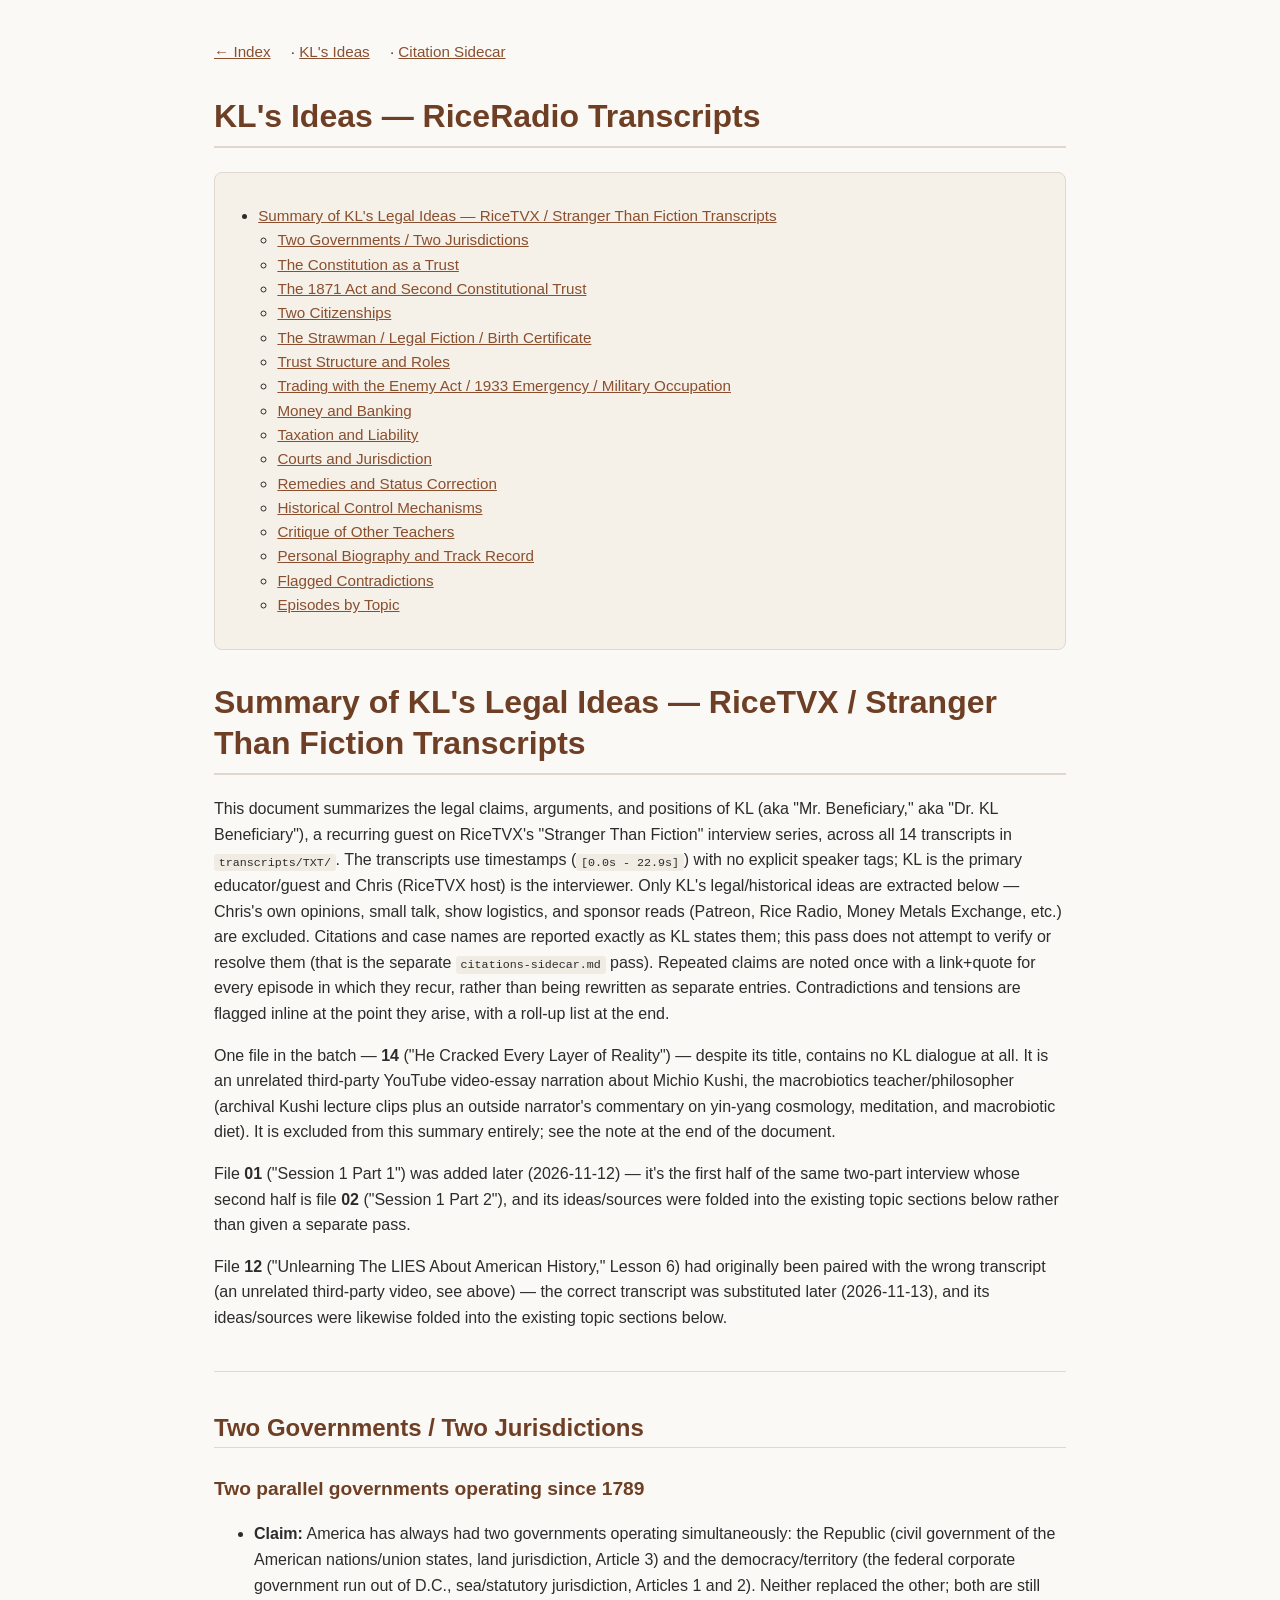
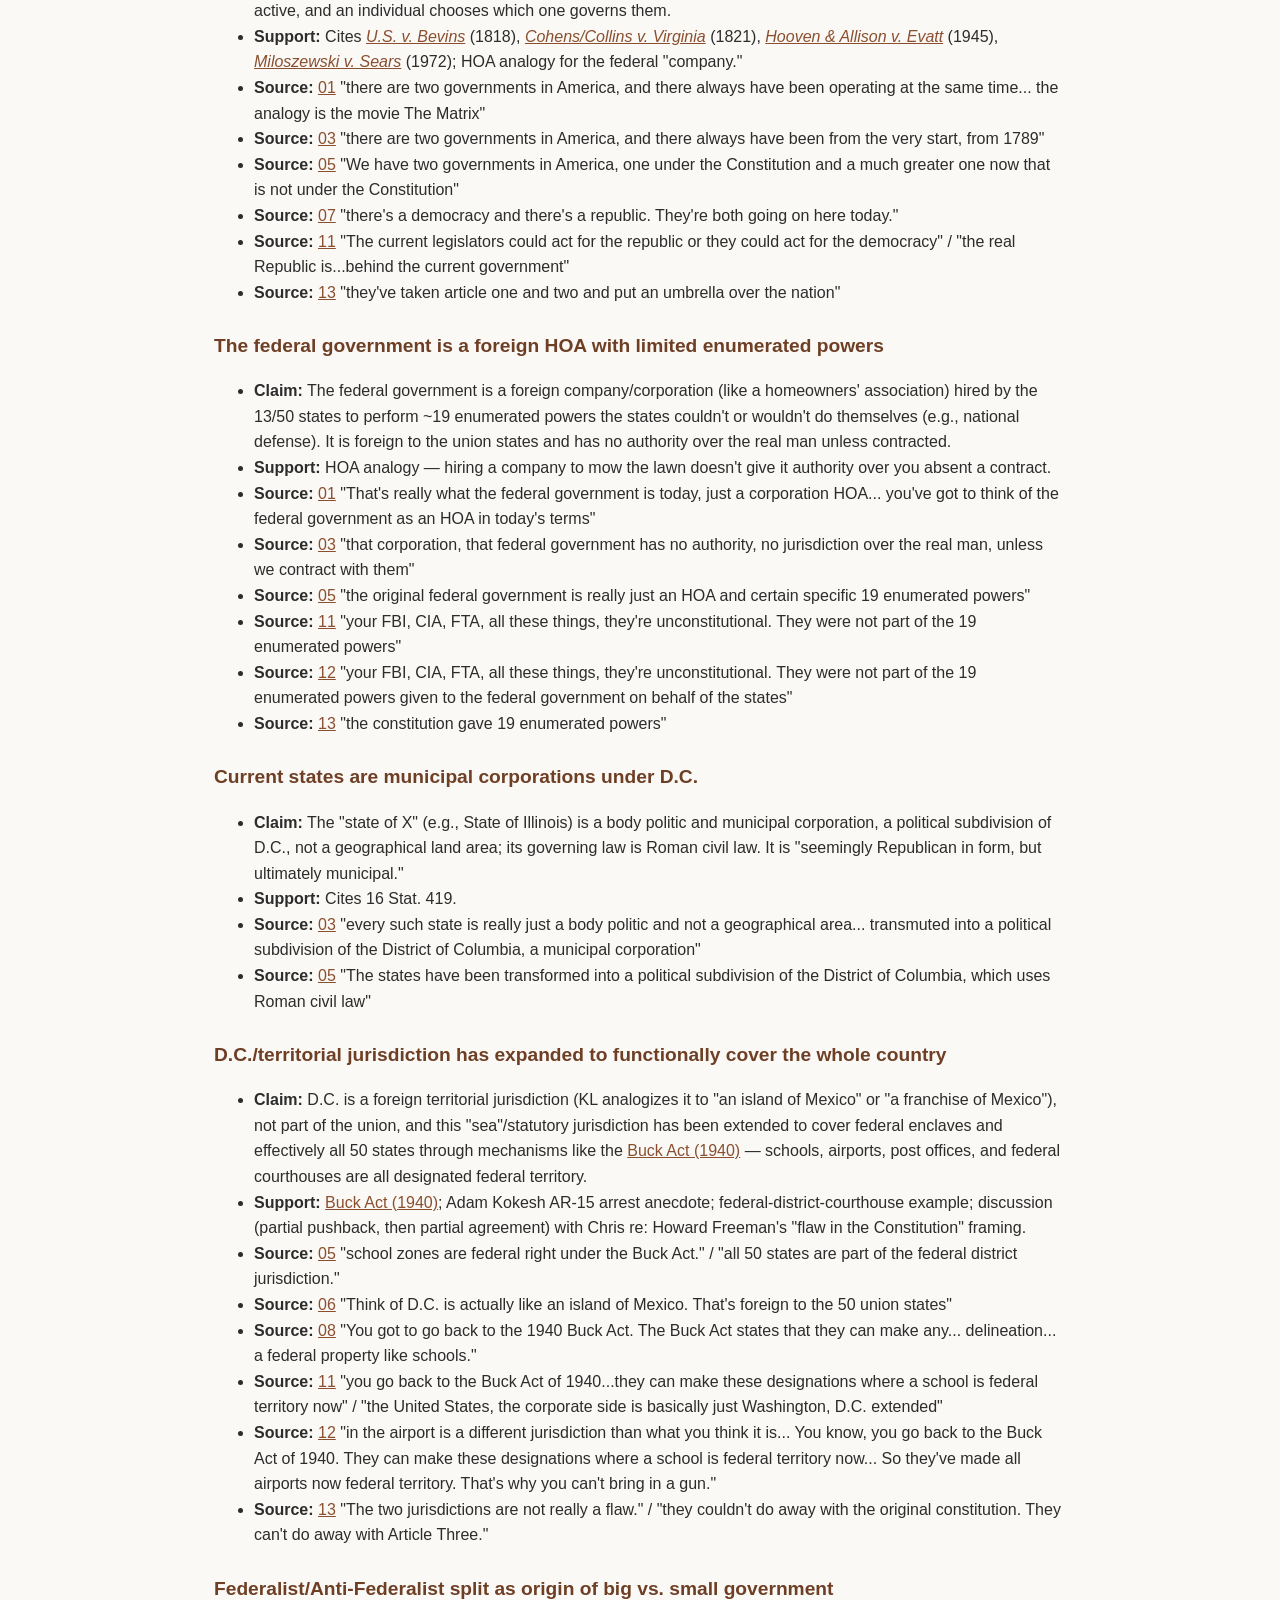
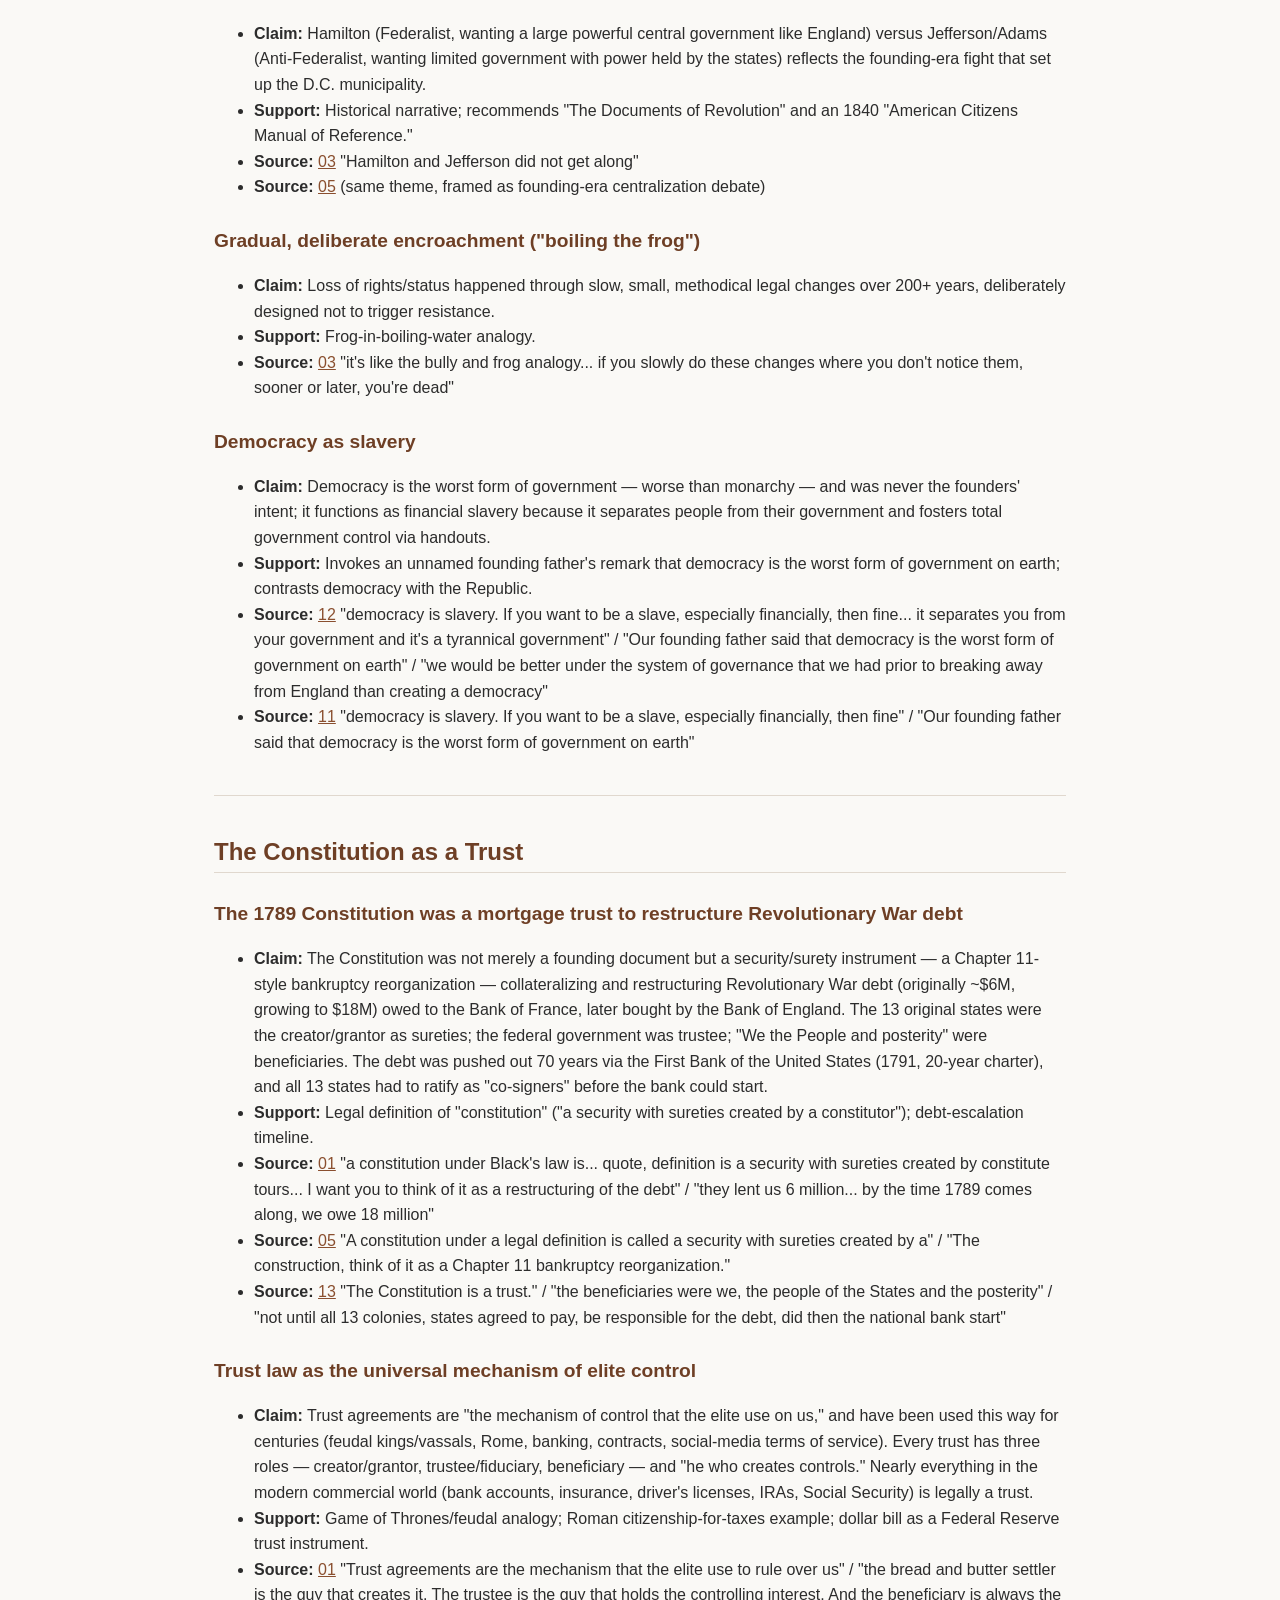
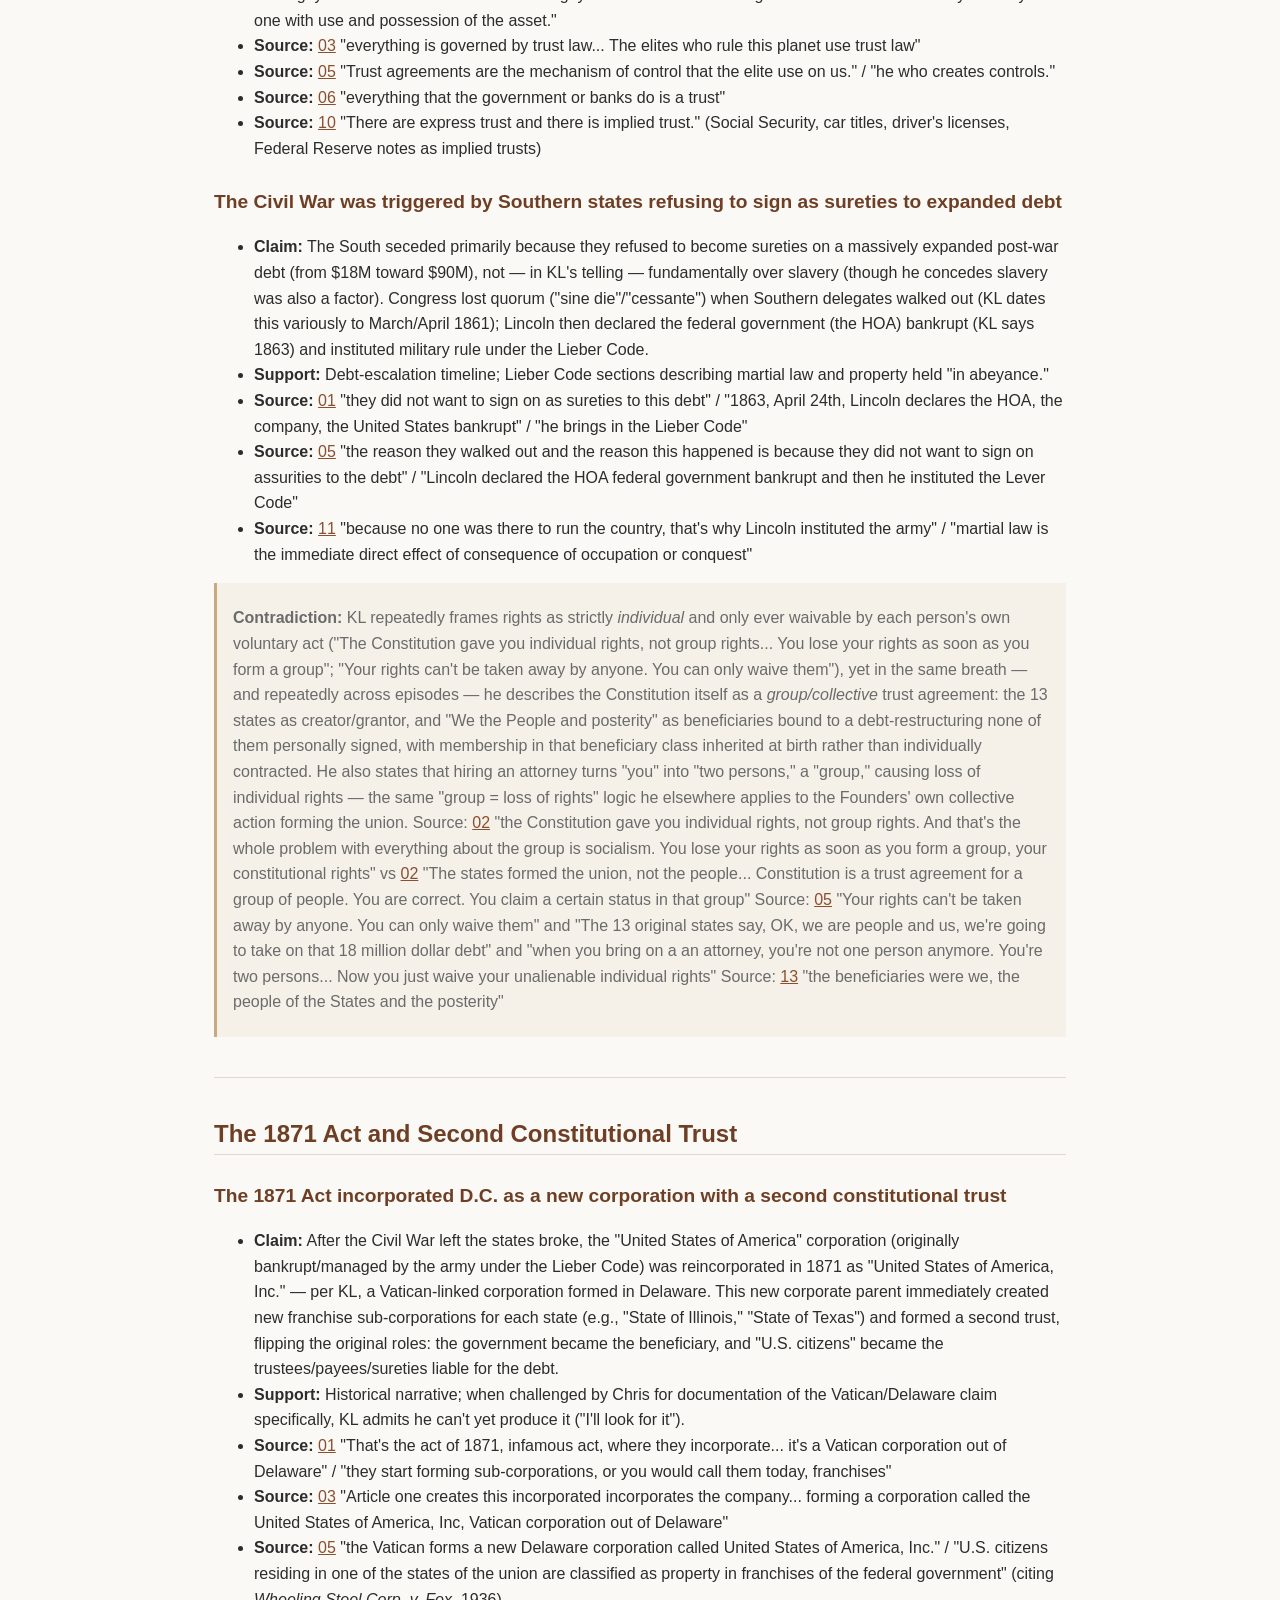
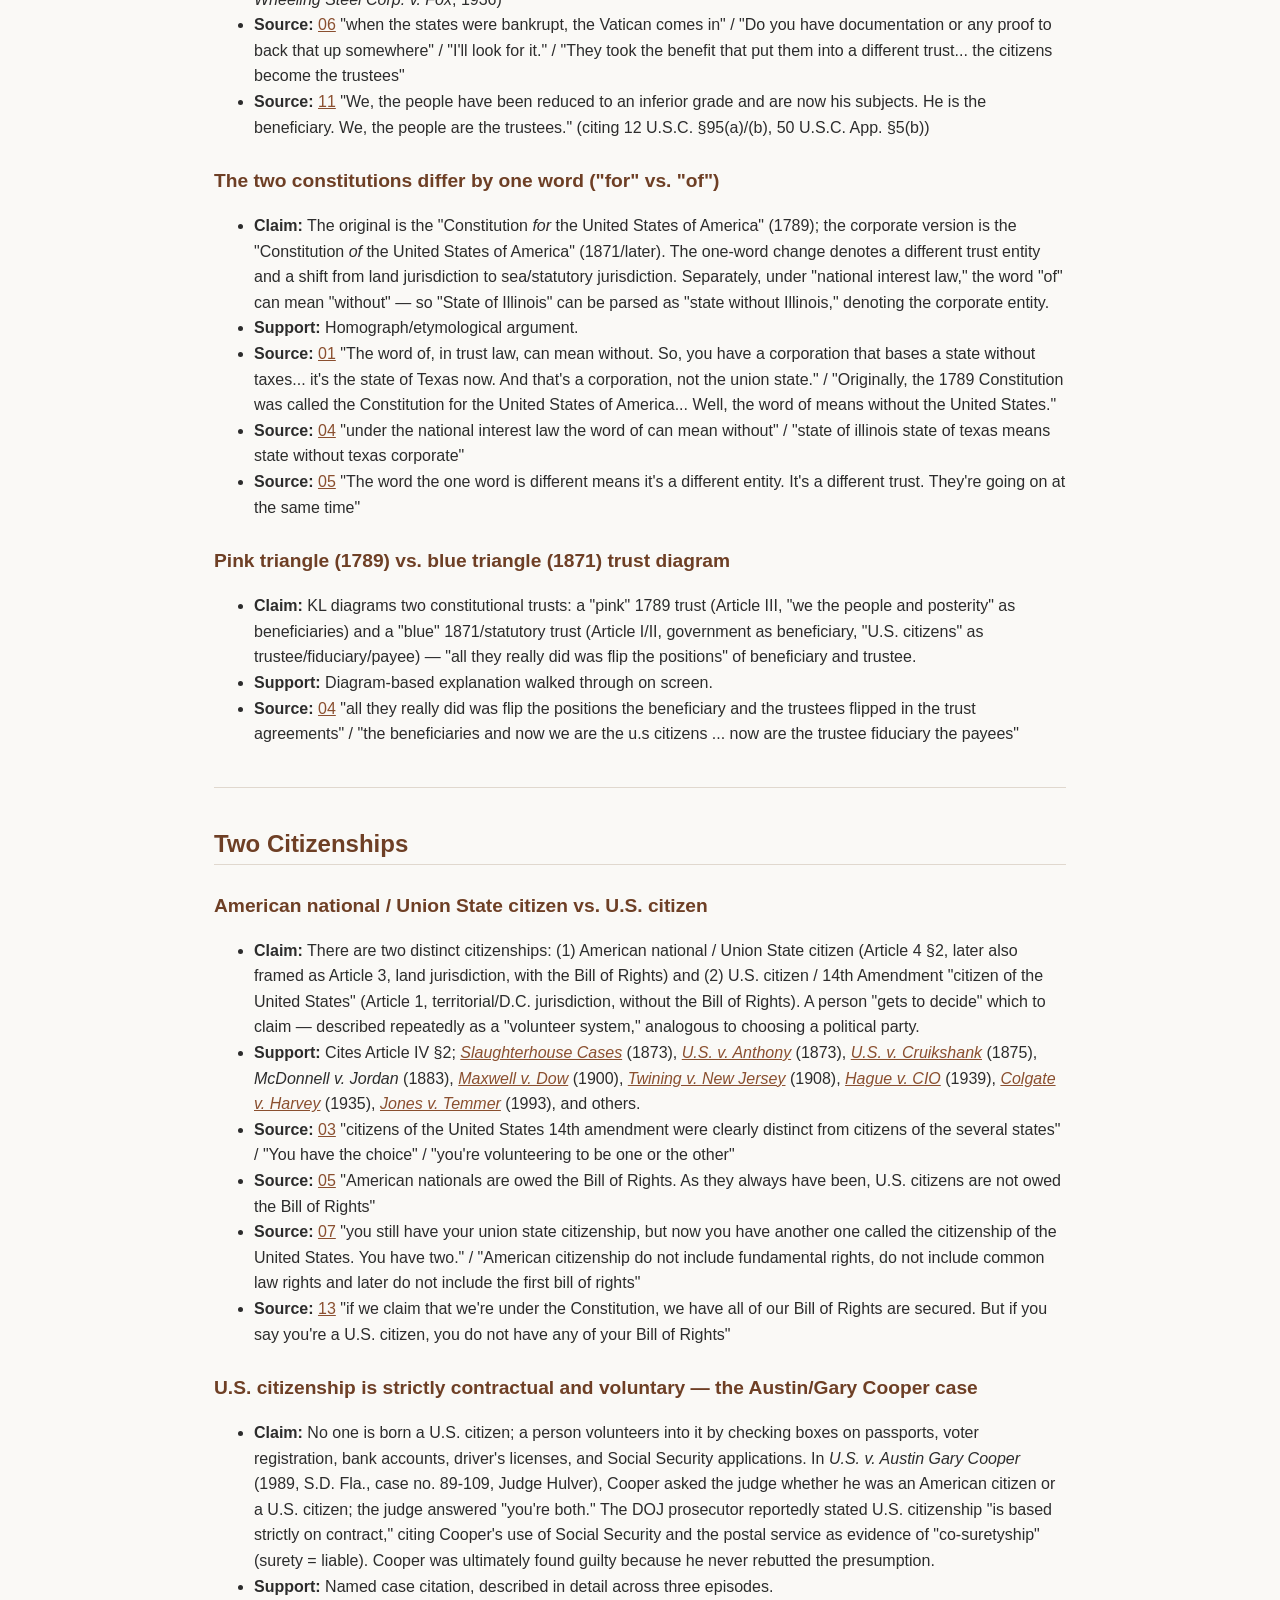
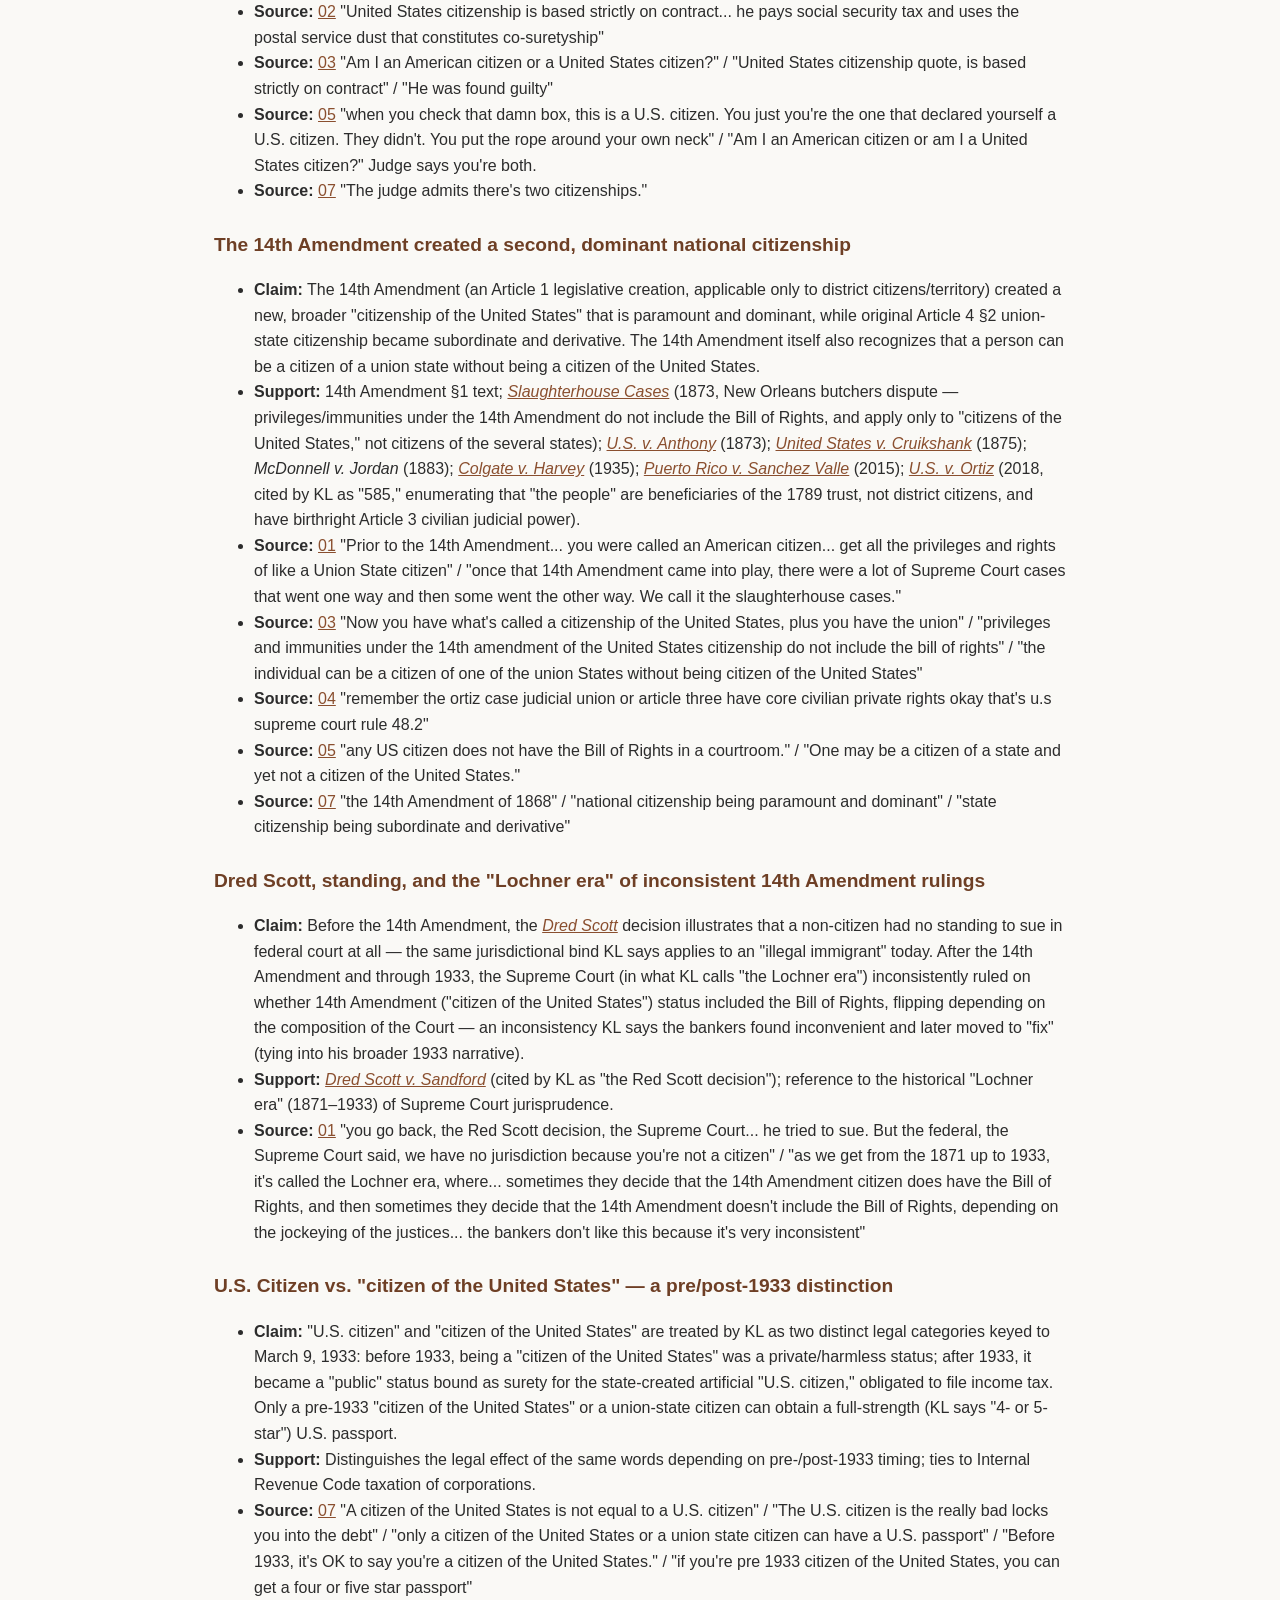
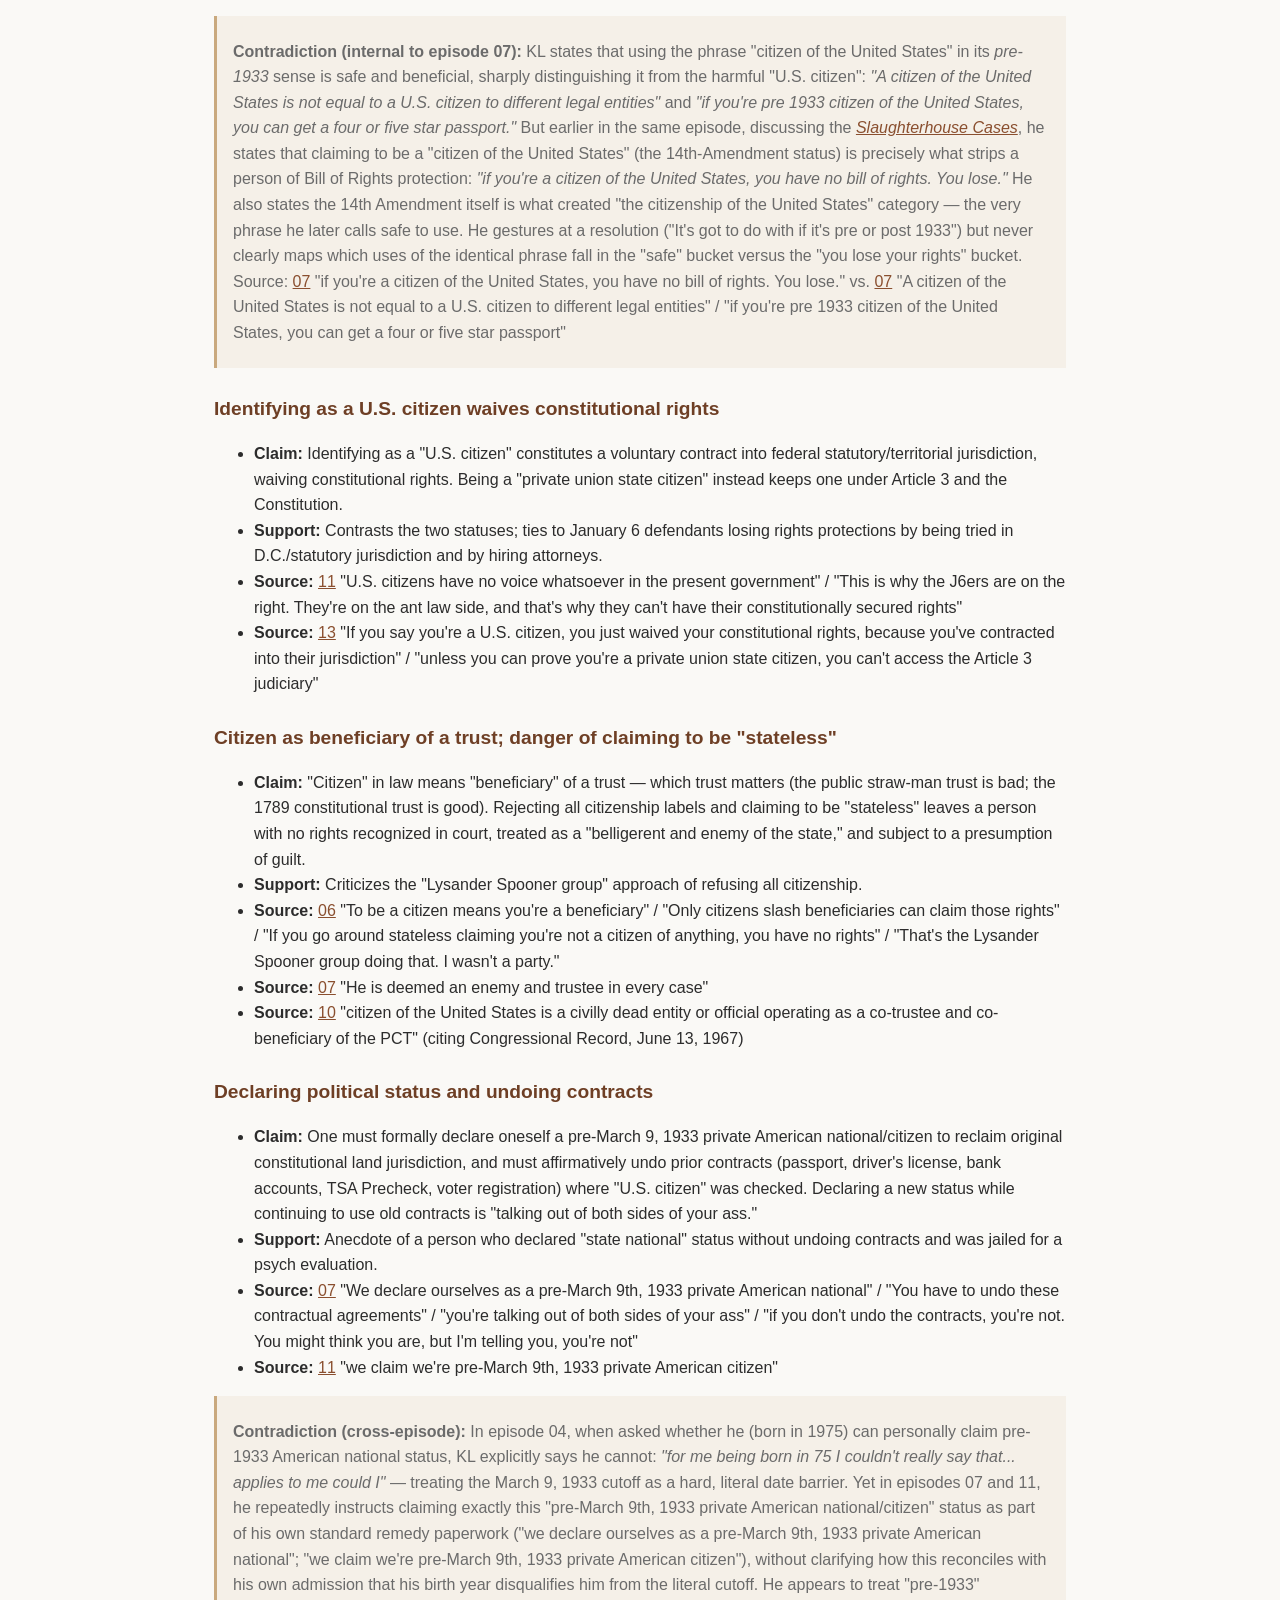
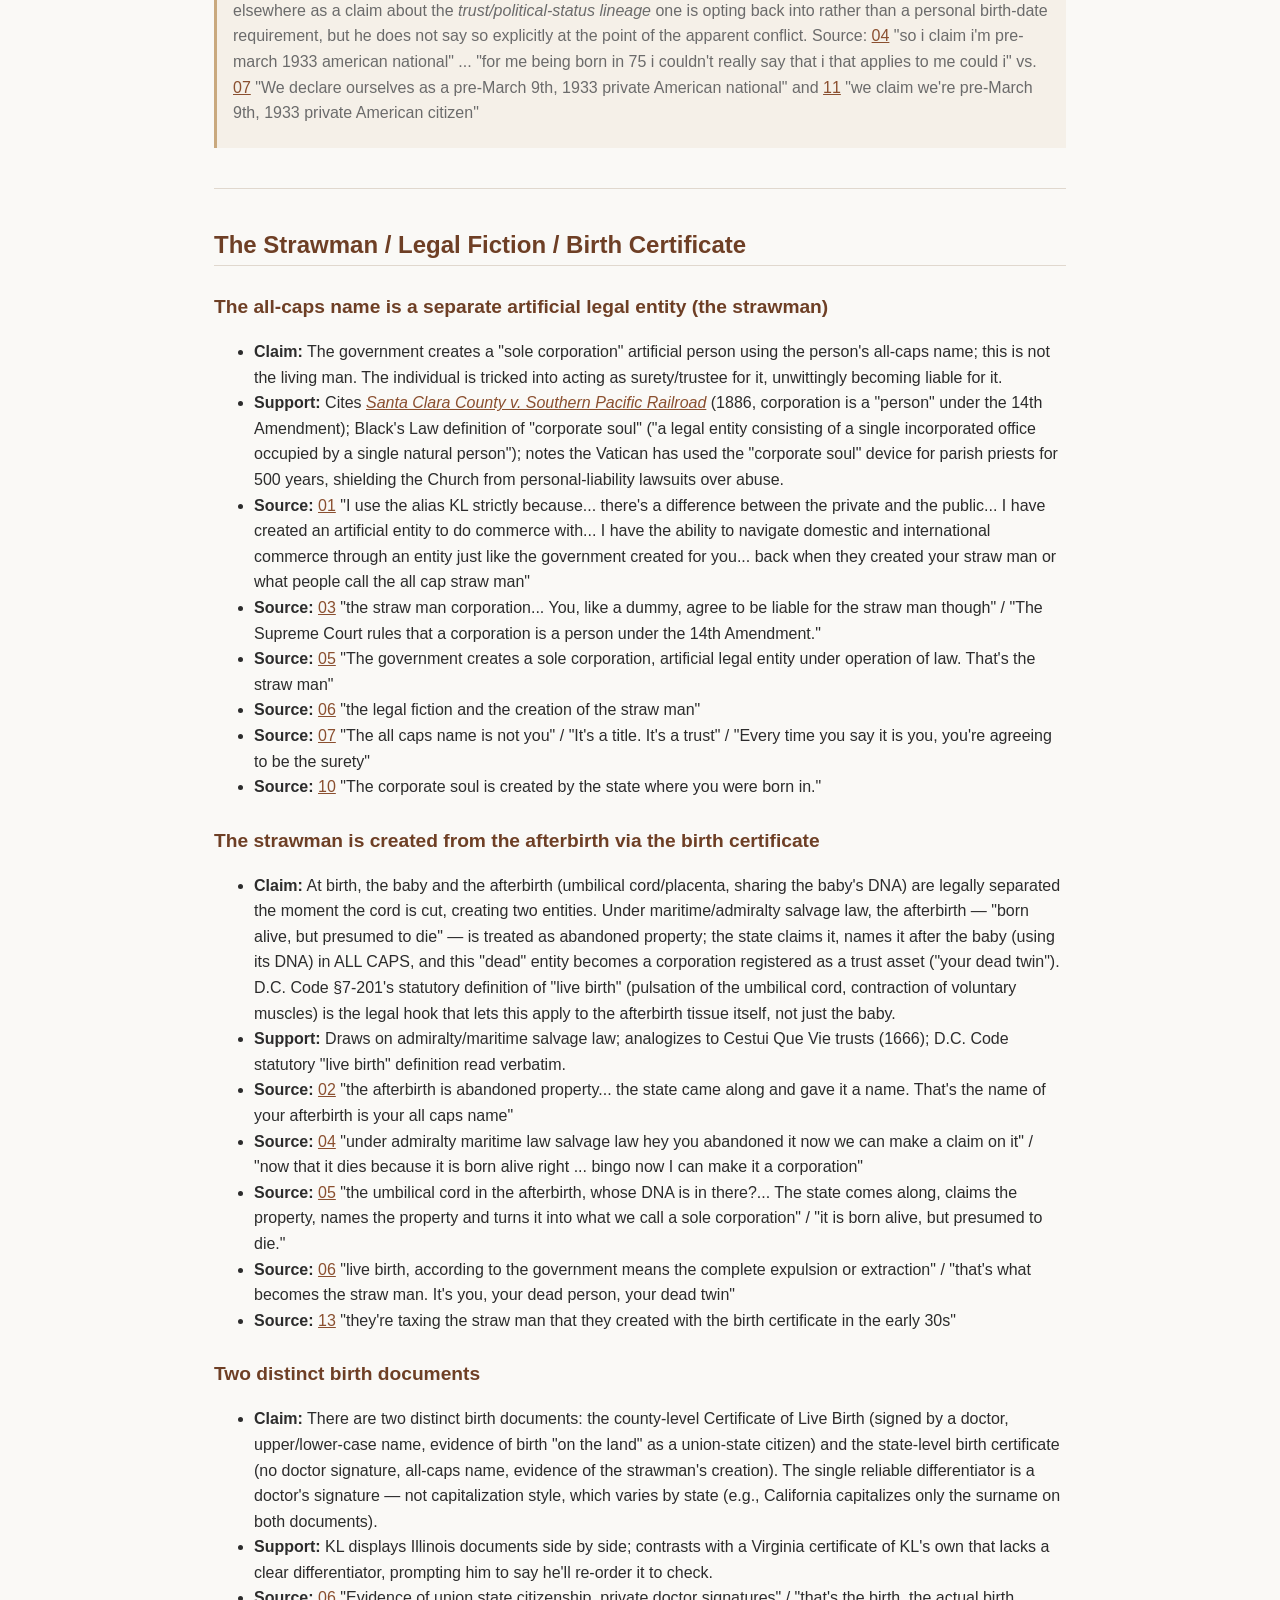
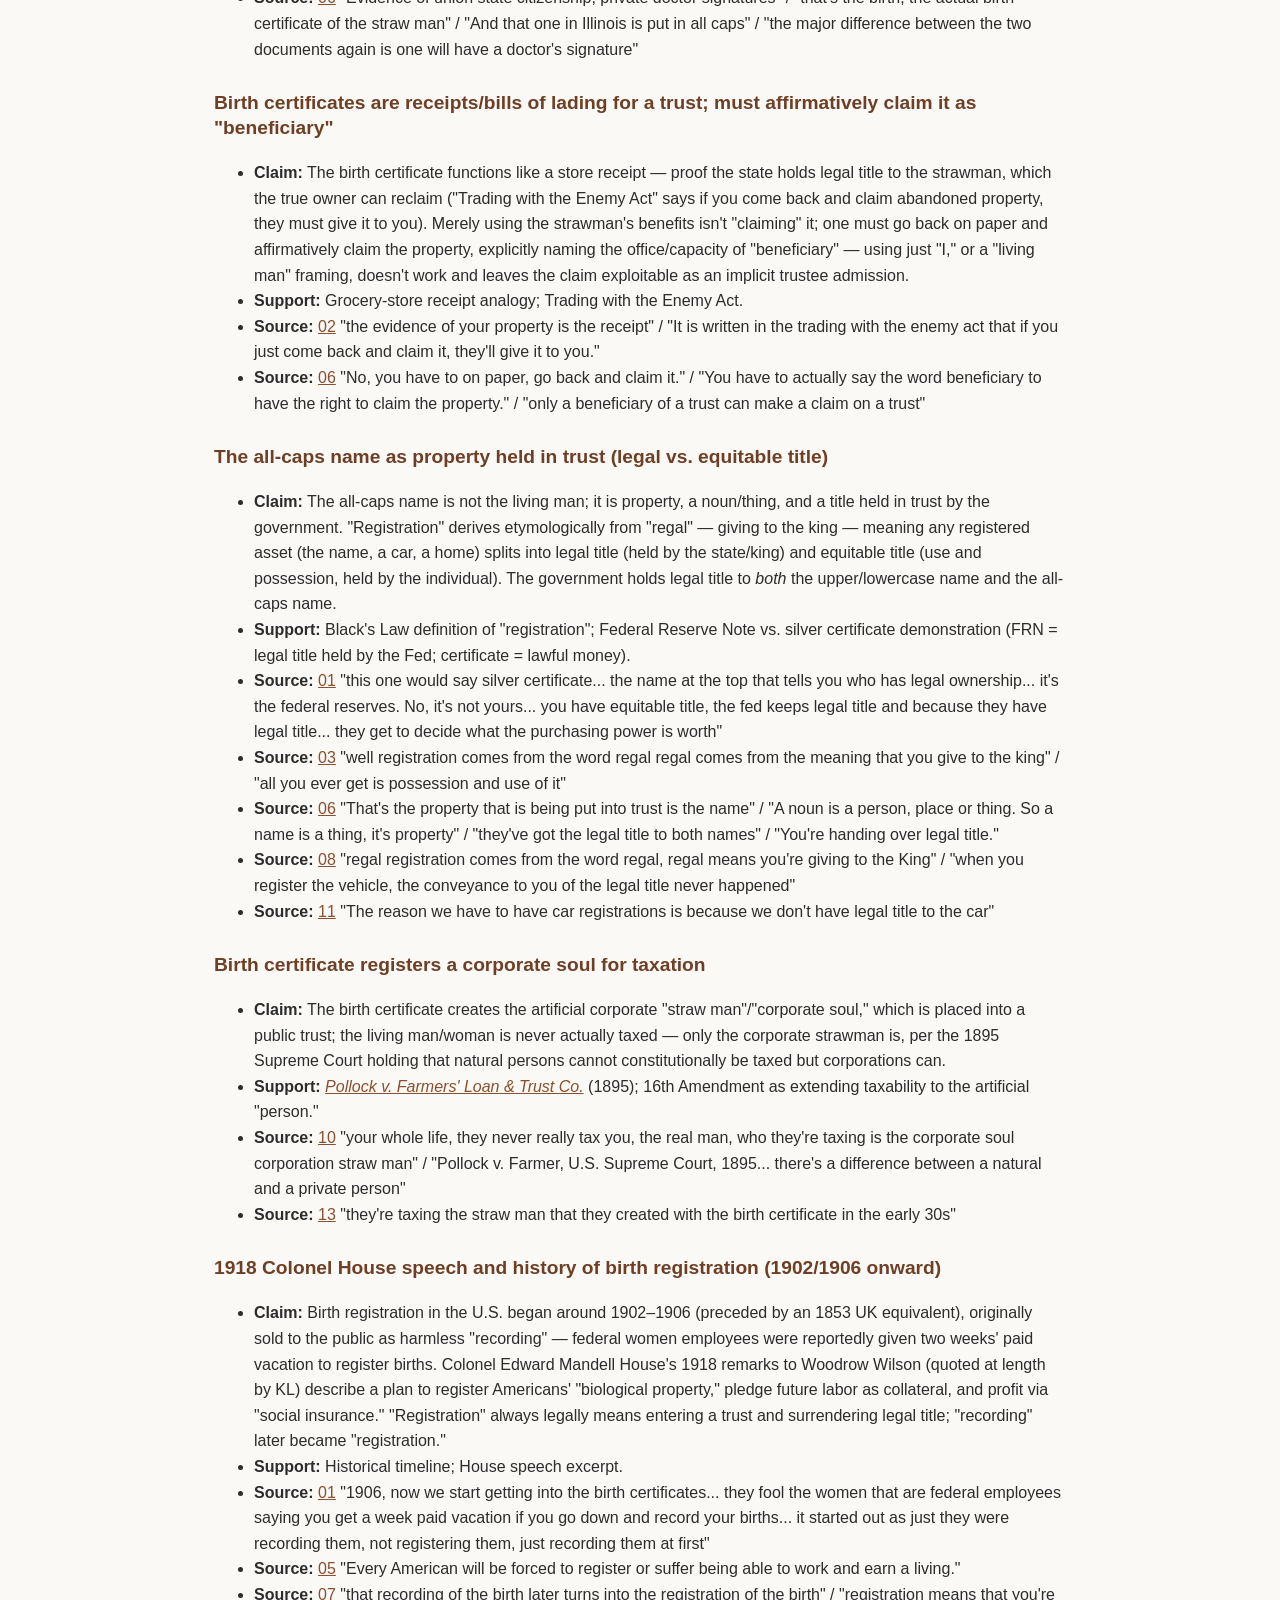
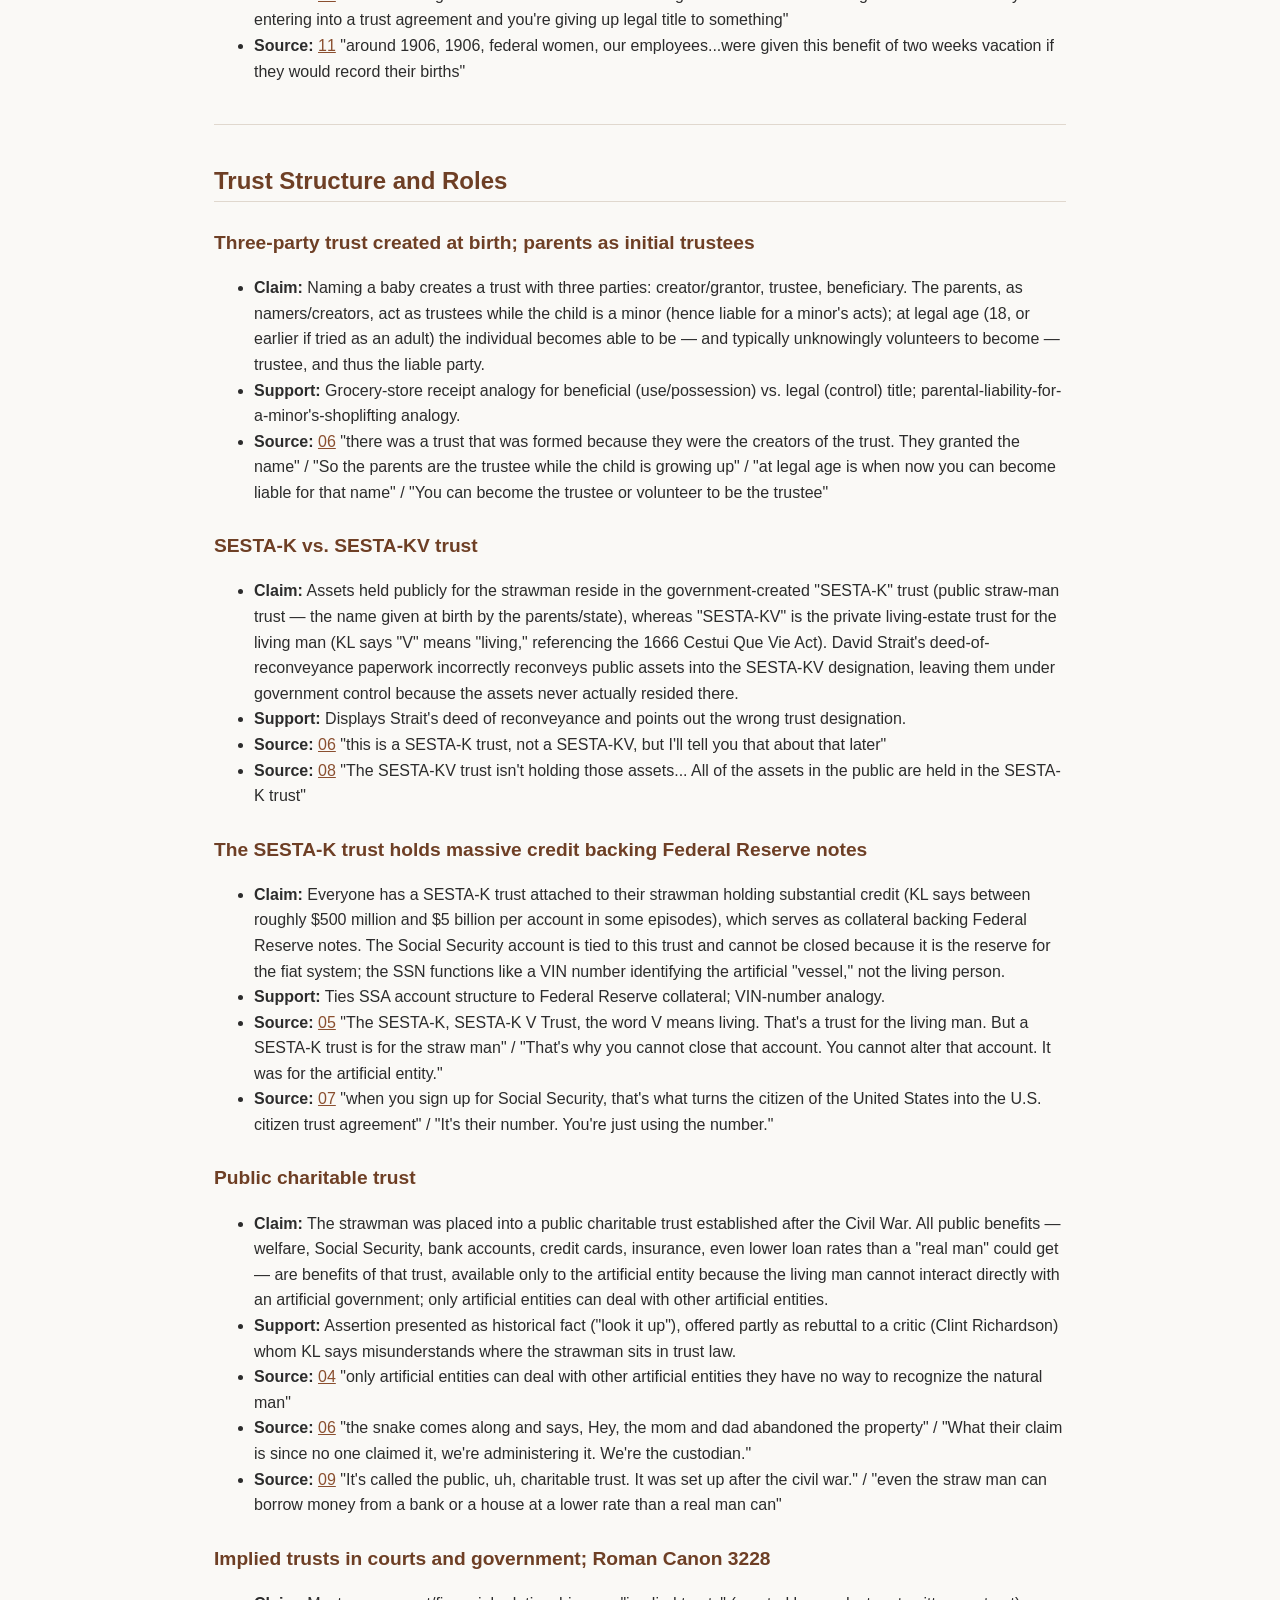
<file: summaries_html/kl-ideas.html>
<!DOCTYPE html>
<html xmlns="http://www.w3.org/1999/xhtml" lang="" xml:lang="">
<head>
  <meta charset="utf-8" />
  <meta name="generator" content="pandoc" />
  <meta name="viewport" content="width=device-width, initial-scale=1.0, user-scalable=yes" />
  <title>KL's Ideas — RiceRadio Transcripts</title>
  <style>
    code{white-space: pre-wrap;}
    span.smallcaps{font-variant: small-caps;}
    div.columns{display: flex; gap: min(4vw, 1.5em);}
    div.column{flex: auto; overflow-x: auto;}
    div.hanging-indent{margin-left: 1.5em; text-indent: -1.5em;}
    /* The extra [class] is a hack that increases specificity enough to
       override a similar rule in reveal.js */
    ul.task-list[class]{list-style: none;}
    ul.task-list li input[type="checkbox"] {
      font-size: inherit;
      width: 0.8em;
      margin: 0 0.8em 0.2em -1.6em;
      vertical-align: middle;
    }
    .display.math{display: block; text-align: center; margin: 0.5rem auto;}
  </style>
  <link rel="stylesheet" href="../style.css?v=20261114" />
</head>
<body>
<div class="site-nav"><a href="../index.html">&larr; Index</a> · <a href="kl-ideas.html">KL's Ideas</a> · <a href="citations-sidecar.html">Citation Sidecar</a></div>

<header id="title-block-header">
<h1 class="title">KL's Ideas — RiceRadio Transcripts</h1>
</header>
<nav id="TOC" role="doc-toc">
<ul>
<li><a
href="#summary-of-kls-legal-ideas--ricetvx--stranger-than-fiction-transcripts"
id="toc-summary-of-kls-legal-ideas--ricetvx--stranger-than-fiction-transcripts">Summary
of KL's Legal Ideas — RiceTVX / Stranger Than Fiction Transcripts</a>
<ul>
<li><a href="#two-governments--two-jurisdictions"
id="toc-two-governments--two-jurisdictions">Two Governments / Two
Jurisdictions</a></li>
<li><a href="#the-constitution-as-a-trust"
id="toc-the-constitution-as-a-trust">The Constitution as a
Trust</a></li>
<li><a href="#the-1871-act-and-second-constitutional-trust"
id="toc-the-1871-act-and-second-constitutional-trust">The 1871 Act and
Second Constitutional Trust</a></li>
<li><a href="#two-citizenships" id="toc-two-citizenships">Two
Citizenships</a></li>
<li><a href="#the-strawman--legal-fiction--birth-certificate"
id="toc-the-strawman--legal-fiction--birth-certificate">The Strawman /
Legal Fiction / Birth Certificate</a></li>
<li><a href="#trust-structure-and-roles"
id="toc-trust-structure-and-roles">Trust Structure and Roles</a></li>
<li><a
href="#trading-with-the-enemy-act--1933-emergency--military-occupation"
id="toc-trading-with-the-enemy-act--1933-emergency--military-occupation">Trading
with the Enemy Act / 1933 Emergency / Military Occupation</a></li>
<li><a href="#money-and-banking" id="toc-money-and-banking">Money and
Banking</a></li>
<li><a href="#taxation-and-liability"
id="toc-taxation-and-liability">Taxation and Liability</a></li>
<li><a href="#courts-and-jurisdiction"
id="toc-courts-and-jurisdiction">Courts and Jurisdiction</a></li>
<li><a href="#remedies-and-status-correction"
id="toc-remedies-and-status-correction">Remedies and Status
Correction</a></li>
<li><a href="#historical-control-mechanisms"
id="toc-historical-control-mechanisms">Historical Control
Mechanisms</a></li>
<li><a href="#critique-of-other-teachers"
id="toc-critique-of-other-teachers">Critique of Other Teachers</a></li>
<li><a href="#personal-biography-and-track-record"
id="toc-personal-biography-and-track-record">Personal Biography and
Track Record</a></li>
<li><a href="#flagged-contradictions"
id="toc-flagged-contradictions">Flagged Contradictions</a></li>
<li><a href="#episodes-by-topic" id="toc-episodes-by-topic">Episodes by
Topic</a></li>
</ul></li>
</ul>
</nav>
<h1
id="summary-of-kls-legal-ideas--ricetvx--stranger-than-fiction-transcripts">Summary
of KL's Legal Ideas — RiceTVX / Stranger Than Fiction Transcripts</h1>
<p>This document summarizes the legal claims, arguments, and positions
of KL (aka "Mr. Beneficiary," aka "Dr. KL Beneficiary"), a recurring
guest on RiceTVX's "Stranger Than Fiction" interview series, across all
14 transcripts in <code>transcripts/TXT/</code>. The transcripts use
timestamps (<code>[0.0s - 22.9s]</code>) with no explicit speaker tags;
KL is the primary educator/guest and Chris (RiceTVX host) is the
interviewer. Only KL's legal/historical ideas are extracted below —
Chris's own opinions, small talk, show logistics, and sponsor reads
(Patreon, Rice Radio, Money Metals Exchange, etc.) are excluded.
Citations and case names are reported exactly as KL states them; this
pass does not attempt to verify or resolve them (that is the separate
<code>citations-sidecar.md</code> pass). Repeated claims are noted once
with a link+quote for every episode in which they recur, rather than
being rewritten as separate entries. Contradictions and tensions are
flagged inline at the point they arise, with a roll-up list at the
end.</p>
<p>One file in the batch — <strong>14</strong> ("He Cracked Every
Layer of Reality") — despite its title, contains no KL dialogue at
all. It is an unrelated third-party YouTube video-essay narration about
Michio Kushi, the macrobiotics teacher/philosopher (archival Kushi
lecture clips plus an outside narrator's commentary on yin-yang
cosmology, meditation, and macrobiotic diet). It is excluded from
this summary entirely; see the note at the end of the document.</p>
<p>File <strong>01</strong> ("Session 1 Part 1") was added later
(2026-11-12) — it's the first half of the same two-part interview whose
second half is file <strong>02</strong> ("Session 1 Part 2"), and its
ideas/sources were folded into the existing topic sections below rather
than given a separate pass.</p>
<p>File <strong>12</strong> ("Unlearning The LIES About American
History," Lesson 6) had originally been paired with the wrong
transcript (an unrelated third-party video, see above) — the correct
transcript was substituted later (2026-11-13), and its ideas/sources
were likewise folded into the existing topic sections below.</p>
<hr />
<h2 id="two-governments--two-jurisdictions">Two Governments / Two
Jurisdictions</h2>
<h3 id="two-parallel-governments-operating-since-1789">Two parallel
governments operating since 1789</h3>
<ul>
<li><strong>Claim:</strong> America has always had two governments
operating simultaneously: the Republic (civil government of the American
nations/union states, land jurisdiction, Article 3) and the
democracy/territory (the federal corporate government run out of D.C.,
sea/statutory jurisdiction, Articles 1 and 2). Neither replaced the
other; both are still active, and an individual chooses which one
governs them.</li>
<li><strong>Support:</strong> Cites <em><a
href="citations-sidecar.html#bevans">U.S. v. Bevins</a></em> (1818), <em><a
href="citations-sidecar.html#cohens-v-virginia">Cohens/Collins v. Virginia</a></em>
(1821), <em><a href="citations-sidecar.html#hooven-v-evatt">Hooven &amp; Allison v.
Evatt</a></em> (1945), <em><a
href="citations-sidecar.html#miloszewski-v-sears">Miloszewski v. Sears</a></em> (1972);
HOA analogy for the federal "company."</li>
<li><strong>Source:</strong> <a href="../transcripts/TXT/01_20260804_STF_ Collateralizing America _History Lesson_ - KL Session 1 Part 1_e60951c3.txt">01</a>
"there are two governments in America, and there always have been operating at the same time... the analogy is the movie The Matrix"</li>
<li><strong>Source:</strong> <a
href="../transcripts/TXT/03_20260805_STF_ How The Legal Fiction Trickery Occurs - KL Session 2 Part 1_26119e47.txt">03</a>
"there are two governments in America, and there always have been from
the very start, from 1789"</li>
<li><strong>Source:</strong> <a
href="../transcripts/TXT/05_20260805_The Great Deception w Dr. KL Beneficiary _Lesson _1 2022__b63fd37b.txt">05</a>
"We have two governments in America, one under the Constitution and a
much greater one now that is not under the Constitution"</li>
<li><strong>Source:</strong> <a
href="../transcripts/TXT/07_20260805_Great Government Deception w Dr. KL Beneficiary _Lesson _3 2022__b4ee1f46.txt">07</a>
"there's a democracy and there's a republic. They're both going on here
today."</li>
<li><strong>Source:</strong> <a
href="../transcripts/TXT/11_20260805_Oh You Were Finished_ Well Allow Me To Retort w KL aka Mr. Beneficiary _Lesson __57ff8eba.txt">11</a>
"The current legislators could act for the republic or they could act
for the democracy" / "the real Republic is...behind the current
government"</li>
<li><strong>Source:</strong> <a
href="../transcripts/TXT/13_20260806_All Roads Lead To Rome w KL aka Mr. Beneficiary _Lesson _7__65f827f4.txt">13</a>
"they've taken article one and two and put an umbrella over the
nation"</li>
</ul>
<h3
id="the-federal-government-is-a-foreign-hoa-with-limited-enumerated-powers">The
federal government is a foreign HOA with limited enumerated powers</h3>
<ul>
<li><strong>Claim:</strong> The federal government is a foreign
company/corporation (like a homeowners' association) hired by the 13/50
states to perform ~19 enumerated powers the states couldn't or wouldn't
do themselves (e.g., national defense). It is foreign to the union
states and has no authority over the real man unless contracted.</li>
<li><strong>Support:</strong> HOA analogy — hiring a company to mow the
lawn doesn't give it authority over you absent a contract.</li>
<li><strong>Source:</strong> <a href="../transcripts/TXT/01_20260804_STF_ Collateralizing America _History Lesson_ - KL Session 1 Part 1_e60951c3.txt">01</a>
"That's really what the federal government is today, just a corporation HOA... you've got to think of the federal government as an HOA in today's terms"</li>
<li><strong>Source:</strong> <a
href="../transcripts/TXT/03_20260805_STF_ How The Legal Fiction Trickery Occurs - KL Session 2 Part 1_26119e47.txt">03</a>
"that corporation, that federal government has no authority, no
jurisdiction over the real man, unless we contract with them"</li>
<li><strong>Source:</strong> <a
href="../transcripts/TXT/05_20260805_The Great Deception w Dr. KL Beneficiary _Lesson _1 2022__b63fd37b.txt">05</a>
"the original federal government is really just an HOA and certain
specific 19 enumerated powers"</li>
<li><strong>Source:</strong> <a
href="../transcripts/TXT/11_20260805_Oh You Were Finished_ Well Allow Me To Retort w KL aka Mr. Beneficiary _Lesson __57ff8eba.txt">11</a>
"your FBI, CIA, FTA, all these things, they're unconstitutional. They
were not part of the 19 enumerated powers"</li>
<li><strong>Source:</strong> <a href="../transcripts/TXT/12_20260806_Unlearning The LIES About American History w KL aka Mr. Beneficiary _Lesson _6__1185a92a.txt">12</a>
"your FBI, CIA, FTA, all these things, they're unconstitutional. They were not part of the 19 enumerated powers given to the federal government on behalf of the states"</li>
<li><strong>Source:</strong> <a
href="../transcripts/TXT/13_20260806_All Roads Lead To Rome w KL aka Mr. Beneficiary _Lesson _7__65f827f4.txt">13</a>
"the constitution gave 19 enumerated powers"</li>
</ul>
<h3 id="current-states-are-municipal-corporations-under-dc">Current
states are municipal corporations under D.C.</h3>
<ul>
<li><strong>Claim:</strong> The "state of X" (e.g., State of Illinois)
is a body politic and municipal corporation, a political subdivision of
D.C., not a geographical land area; its governing law is Roman civil
law. It is "seemingly Republican in form, but ultimately
municipal."</li>
<li><strong>Support:</strong> Cites 16 Stat. 419.</li>
<li><strong>Source:</strong> <a
href="../transcripts/TXT/03_20260805_STF_ How The Legal Fiction Trickery Occurs - KL Session 2 Part 1_26119e47.txt">03</a>
"every such state is really just a body politic and not a geographical
area... transmuted into a political subdivision of the District of
Columbia, a municipal corporation"</li>
<li><strong>Source:</strong> <a
href="../transcripts/TXT/05_20260805_The Great Deception w Dr. KL Beneficiary _Lesson _1 2022__b63fd37b.txt">05</a>
"The states have been transformed into a political subdivision of the
District of Columbia, which uses Roman civil law"</li>
</ul>
<h3
id="dcterritorial-jurisdiction-has-expanded-to-functionally-cover-the-whole-country">D.C./territorial
jurisdiction has expanded to functionally cover the whole country</h3>
<ul>
<li><strong>Claim:</strong> D.C. is a foreign territorial jurisdiction
(KL analogizes it to "an island of Mexico" or "a franchise of Mexico"),
not part of the union, and this "sea"/statutory jurisdiction has been
extended to cover federal enclaves and effectively all 50 states through
mechanisms like the <a href="citations-sidecar.html#buck-act">Buck Act
(1940)</a> — schools, airports, post offices,
and federal courthouses are all designated federal territory.</li>
<li><strong>Support:</strong> <a href="citations-sidecar.html#buck-act">Buck
Act (1940)</a>; Adam Kokesh AR-15 arrest
anecdote; federal-district-courthouse example; discussion (partial
pushback, then partial agreement) with Chris re: Howard Freeman's "flaw
in the Constitution" framing.</li>
<li><strong>Source:</strong> <a
href="../transcripts/TXT/05_20260805_The Great Deception w Dr. KL Beneficiary _Lesson _1 2022__b63fd37b.txt">05</a>
"school zones are federal right under the Buck Act." / "all 50 states
are part of the federal district jurisdiction."</li>
<li><strong>Source:</strong> <a
href="../transcripts/TXT/06_20260805_Great Birth Certificate Deception w Dr. KL Beneficiary _Lesson _2 2022__c2c65fe9.txt">06</a>
"Think of D.C. is actually like an island of Mexico. That's foreign to
the 50 union states"</li>
<li><strong>Source:</strong> <a
href="../transcripts/TXT/08_20260805_How To Avoid Legal Pitfalls _ Traps w Dr KL Beneficiary _Lesson _4 2023__c7c17559.txt">08</a>
"You got to go back to the 1940 Buck Act. The Buck Act states that they
can make any... delineation... a federal property like schools."</li>
<li><strong>Source:</strong> <a
href="../transcripts/TXT/11_20260805_Oh You Were Finished_ Well Allow Me To Retort w KL aka Mr. Beneficiary _Lesson __57ff8eba.txt">11</a>
"you go back to the Buck Act of 1940...they can make these designations
where a school is federal territory now" / "the United States, the
corporate side is basically just Washington, D.C. extended"</li>
<li><strong>Source:</strong> <a href="../transcripts/TXT/12_20260806_Unlearning The LIES About American History w KL aka Mr. Beneficiary _Lesson _6__1185a92a.txt">12</a>
"in the airport is a different jurisdiction than what you think it is... You know, you go back to the Buck Act of 1940. They can make these designations where a school is federal territory now... So they've made all airports now federal territory. That's why you can't bring in a gun."</li>
<li><strong>Source:</strong> <a
href="../transcripts/TXT/13_20260806_All Roads Lead To Rome w KL aka Mr. Beneficiary _Lesson _7__65f827f4.txt">13</a>
"The two jurisdictions are not really a flaw." / "they couldn't do away
with the original constitution. They can't do away with Article
Three."</li>
</ul>
<h3
id="federalistanti-federalist-split-as-origin-of-big-vs-small-government">Federalist/Anti-Federalist
split as origin of big vs. small government</h3>
<ul>
<li><strong>Claim:</strong> Hamilton (Federalist, wanting a large
powerful central government like England) versus Jefferson/Adams
(Anti-Federalist, wanting limited government with power held by the
states) reflects the founding-era fight that set up the D.C.
municipality.</li>
<li><strong>Support:</strong> Historical narrative; recommends "The
Documents of Revolution" and an 1840 "American Citizens Manual of
Reference."</li>
<li><strong>Source:</strong> <a
href="../transcripts/TXT/03_20260805_STF_ How The Legal Fiction Trickery Occurs - KL Session 2 Part 1_26119e47.txt">03</a>
"Hamilton and Jefferson did not get along"</li>
<li><strong>Source:</strong> <a
href="../transcripts/TXT/05_20260805_The Great Deception w Dr. KL Beneficiary _Lesson _1 2022__b63fd37b.txt">05</a>
(same theme, framed as founding-era centralization debate)</li>
</ul>
<h3 id="gradual-deliberate-encroachment-boiling-the-frog">Gradual,
deliberate encroachment ("boiling the frog")</h3>
<ul>
<li><strong>Claim:</strong> Loss of rights/status happened through slow,
small, methodical legal changes over 200+ years, deliberately designed
not to trigger resistance.</li>
<li><strong>Support:</strong> Frog-in-boiling-water analogy.</li>
<li><strong>Source:</strong> <a
href="../transcripts/TXT/03_20260805_STF_ How The Legal Fiction Trickery Occurs - KL Session 2 Part 1_26119e47.txt">03</a>
"it's like the bully and frog analogy... if you slowly do these changes
where you don't notice them, sooner or later, you're dead"</li>
</ul>
<h3 id="democracy-as-slavery">Democracy as slavery</h3>
<ul>
<li><strong>Claim:</strong> Democracy is the worst form of government —
worse than monarchy — and was never the founders' intent; it functions
as financial slavery because it separates people from their government
and fosters total government control via handouts.</li>
<li><strong>Support:</strong> Invokes an unnamed founding father's
remark that democracy is the worst form of government on earth;
contrasts democracy with the Republic.</li>
<li><strong>Source:</strong> <a href="../transcripts/TXT/12_20260806_Unlearning The LIES About American History w KL aka Mr. Beneficiary _Lesson _6__1185a92a.txt">12</a>
"democracy is slavery. If you want to be a slave, especially financially, then fine... it separates you from your government and it's a tyrannical government" / "Our founding father said that democracy is the worst form of government on earth" / "we would be better under the system of governance that we had prior to breaking away from England than creating a democracy"</li>
<li><strong>Source:</strong> <a
href="../transcripts/TXT/11_20260805_Oh You Were Finished_ Well Allow Me To Retort w KL aka Mr. Beneficiary _Lesson __57ff8eba.txt">11</a>
"democracy is slavery. If you want to be a slave, especially
financially, then fine" / "Our founding father said that democracy is
the worst form of government on earth"</li>
</ul>
<hr />
<h2 id="the-constitution-as-a-trust">The Constitution as a Trust</h2>
<h3
id="the-1789-constitution-was-a-mortgage-trust-to-restructure-revolutionary-war-debt">The
1789 Constitution was a mortgage trust to restructure Revolutionary War
debt</h3>
<ul>
<li><strong>Claim:</strong> The Constitution was not merely a founding
document but a security/surety instrument — a Chapter 11-style
bankruptcy reorganization — collateralizing and restructuring
Revolutionary War debt (originally ~$6M, growing to $18M) owed to the
Bank of France, later bought by the Bank of England. The 13 original
states were the creator/grantor as sureties; the federal government was
trustee; "We the People and posterity" were beneficiaries. The debt was
pushed out 70 years via the First Bank of the United States (1791,
20-year charter), and all 13 states had to ratify as "co-signers" before
the bank could start.</li>
<li><strong>Support:</strong> Legal definition of "constitution" ("a
security with sureties created by a constitutor"); debt-escalation
timeline.</li>
<li><strong>Source:</strong> <a href="../transcripts/TXT/01_20260804_STF_ Collateralizing America _History Lesson_ - KL Session 1 Part 1_e60951c3.txt">01</a>
"a constitution under Black's law is... quote, definition is a security with sureties created by constitute tours... I want you to think of it as a restructuring of the debt" / "they lent us 6 million... by the time 1789 comes along, we owe 18 million"</li>
<li><strong>Source:</strong> <a
href="../transcripts/TXT/05_20260805_The Great Deception w Dr. KL Beneficiary _Lesson _1 2022__b63fd37b.txt">05</a>
"A constitution under a legal definition is called a security with
sureties created by a" / "The construction, think of it as a Chapter 11
bankruptcy reorganization."</li>
<li><strong>Source:</strong> <a
href="../transcripts/TXT/13_20260806_All Roads Lead To Rome w KL aka Mr. Beneficiary _Lesson _7__65f827f4.txt">13</a>
"The Constitution is a trust." / "the beneficiaries were we, the people
of the States and the posterity" / "not until all 13 colonies, states
agreed to pay, be responsible for the debt, did then the national bank
start"</li>
</ul>
<h3 id="trust-law-as-the-universal-mechanism-of-elite-control">Trust law
as the universal mechanism of elite control</h3>
<ul>
<li><strong>Claim:</strong> Trust agreements are "the mechanism of
control that the elite use on us," and have been used this way for
centuries (feudal kings/vassals, Rome, banking, contracts, social-media
terms of service). Every trust has three roles — creator/grantor,
trustee/fiduciary, beneficiary — and "he who creates controls." Nearly
everything in the modern commercial world (bank accounts, insurance,
driver's licenses, IRAs, Social Security) is legally a trust.</li>
<li><strong>Support:</strong> Game of Thrones/feudal analogy; Roman
citizenship-for-taxes example; dollar bill as a Federal Reserve trust
instrument.</li>
<li><strong>Source:</strong> <a href="../transcripts/TXT/01_20260804_STF_ Collateralizing America _History Lesson_ - KL Session 1 Part 1_e60951c3.txt">01</a>
"Trust agreements are the mechanism that the elite use to rule over us" / "the bread and butter settler is the guy that creates it. The trustee is the guy that holds the controlling interest. And the beneficiary is always the one with use and possession of the asset."</li>
<li><strong>Source:</strong> <a
href="../transcripts/TXT/03_20260805_STF_ How The Legal Fiction Trickery Occurs - KL Session 2 Part 1_26119e47.txt">03</a>
"everything is governed by trust law... The elites who rule this planet
use trust law"</li>
<li><strong>Source:</strong> <a
href="../transcripts/TXT/05_20260805_The Great Deception w Dr. KL Beneficiary _Lesson _1 2022__b63fd37b.txt">05</a>
"Trust agreements are the mechanism of control that the elite use on
us." / "he who creates controls."</li>
<li><strong>Source:</strong> <a
href="../transcripts/TXT/06_20260805_Great Birth Certificate Deception w Dr. KL Beneficiary _Lesson _2 2022__c2c65fe9.txt">06</a>
"everything that the government or banks do is a trust"</li>
<li><strong>Source:</strong> <a
href="../transcripts/TXT/10_20260805_Freedom USB Package Educational Tool Information_e54c732f.txt">10</a>
"There are express trust and there is implied trust." (Social Security,
car titles, driver's licenses, Federal Reserve notes as implied
trusts)</li>
</ul>
<h3
id="the-civil-war-was-triggered-by-southern-states-refusing-to-sign-as-sureties-to-expanded-debt">The
Civil War was triggered by Southern states refusing to sign as sureties
to expanded debt</h3>
<ul>
<li><strong>Claim:</strong> The South seceded primarily because they
refused to become sureties on a massively expanded post-war debt (from
$18M toward $90M), not — in KL's telling — fundamentally over slavery
(though he concedes slavery was also a factor). Congress lost quorum
("sine die"/"cessante") when Southern delegates walked out (KL dates
this variously to March/April 1861); Lincoln then declared the federal
government (the HOA) bankrupt (KL says 1863) and instituted military
rule under the Lieber Code.</li>
<li><strong>Support:</strong> Debt-escalation timeline; Lieber Code
sections describing martial law and property held "in abeyance."</li>
<li><strong>Source:</strong> <a href="../transcripts/TXT/01_20260804_STF_ Collateralizing America _History Lesson_ - KL Session 1 Part 1_e60951c3.txt">01</a>
"they did not want to sign on as sureties to this debt" / "1863, April 24th, Lincoln declares the HOA, the company, the United States bankrupt" / "he brings in the Lieber Code"</li>
<li><strong>Source:</strong> <a
href="../transcripts/TXT/05_20260805_The Great Deception w Dr. KL Beneficiary _Lesson _1 2022__b63fd37b.txt">05</a>
"the reason they walked out and the reason this happened is because they
did not want to sign on assurities to the debt" / "Lincoln declared the
HOA federal government bankrupt and then he instituted the Lever
Code"</li>
<li><strong>Source:</strong> <a
href="../transcripts/TXT/11_20260805_Oh You Were Finished_ Well Allow Me To Retort w KL aka Mr. Beneficiary _Lesson __57ff8eba.txt">11</a>
"because no one was there to run the country, that's why Lincoln
instituted the army" / "martial law is the immediate direct effect of
consequence of occupation or conquest"</li>
</ul>
<blockquote>
<p><strong>Contradiction:</strong> KL repeatedly frames rights as
strictly <em>individual</em> and only ever waivable by each person's own
voluntary act ("The Constitution gave you individual rights, not group
rights... You lose your rights as soon as you form a group"; "Your
rights can't be taken away by anyone. You can only waive them"), yet in
the same breath — and repeatedly across episodes — he describes the
Constitution itself as a <em>group/collective</em> trust agreement: the
13 states as creator/grantor, and "We the People and posterity" as
beneficiaries bound to a debt-restructuring none of them personally
signed, with membership in that beneficiary class inherited at birth
rather than individually contracted. He also states that hiring an
attorney turns "you" into "two persons," a "group," causing loss of
individual rights — the same "group = loss of rights" logic he elsewhere
applies to the Founders' own collective action forming the union.
Source: <a
href="../transcripts/TXT/02_20260805_STF_ Collateralizing America _History Lesson_ - KL Session 1 Part 2_4b397566.txt">02</a>
"the Constitution gave you individual rights, not group rights. And
that's the whole problem with everything about the group is socialism.
You lose your rights as soon as you form a group, your constitutional
rights" vs <a
href="../transcripts/TXT/02_20260805_STF_ Collateralizing America _History Lesson_ - KL Session 1 Part 2_4b397566.txt">02</a>
"The states formed the union, not the people... Constitution is a trust
agreement for a group of people. You are correct. You claim a certain
status in that group" Source: <a
href="../transcripts/TXT/05_20260805_The Great Deception w Dr. KL Beneficiary _Lesson _1 2022__b63fd37b.txt">05</a>
"Your rights can't be taken away by anyone. You can only waive them" and
"The 13 original states say, OK, we are people and us, we're going to
take on that 18 million dollar debt" and "when you bring on a an
attorney, you're not one person anymore. You're two persons... Now you
just waive your unalienable individual rights" Source: <a
href="../transcripts/TXT/13_20260806_All Roads Lead To Rome w KL aka Mr. Beneficiary _Lesson _7__65f827f4.txt">13</a>
"the beneficiaries were we, the people of the States and the
posterity"</p>
</blockquote>
<hr />
<h2 id="the-1871-act-and-second-constitutional-trust">The 1871 Act and
Second Constitutional Trust</h2>
<h3
id="the-1871-act-incorporated-dc-as-a-new-corporation-with-a-second-constitutional-trust">The
1871 Act incorporated D.C. as a new corporation with a second
constitutional trust</h3>
<ul>
<li><strong>Claim:</strong> After the Civil War left the states broke,
the "United States of America" corporation (originally bankrupt/managed
by the army under the Lieber Code) was reincorporated in 1871 as "United
States of America, Inc." — per KL, a Vatican-linked corporation formed
in Delaware. This new corporate parent immediately created new franchise
sub-corporations for each state (e.g., "State of Illinois," "State of
Texas") and formed a second trust, flipping the original roles: the
government became the beneficiary, and "U.S. citizens" became the
trustees/payees/sureties liable for the debt.</li>
<li><strong>Support:</strong> Historical narrative; when challenged by
Chris for documentation of the Vatican/Delaware claim specifically, KL
admits he can't yet produce it ("I'll look for it").</li>
<li><strong>Source:</strong> <a href="../transcripts/TXT/01_20260804_STF_ Collateralizing America _History Lesson_ - KL Session 1 Part 1_e60951c3.txt">01</a>
"That's the act of 1871, infamous act, where they incorporate... it's a Vatican corporation out of Delaware" / "they start forming sub-corporations, or you would call them today, franchises"</li>
<li><strong>Source:</strong> <a
href="../transcripts/TXT/03_20260805_STF_ How The Legal Fiction Trickery Occurs - KL Session 2 Part 1_26119e47.txt">03</a>
"Article one creates this incorporated incorporates the company...
forming a corporation called the United States of America, Inc, Vatican
corporation out of Delaware"</li>
<li><strong>Source:</strong> <a
href="../transcripts/TXT/05_20260805_The Great Deception w Dr. KL Beneficiary _Lesson _1 2022__b63fd37b.txt">05</a>
"the Vatican forms a new Delaware corporation called United States of
America, Inc." / "U.S. citizens residing in one of the states of the
union are classified as property in franchises of the federal
government" (citing <em>Wheeling Steel Corp. v. Fox</em>, 1936)</li>
<li><strong>Source:</strong> <a
href="../transcripts/TXT/06_20260805_Great Birth Certificate Deception w Dr. KL Beneficiary _Lesson _2 2022__c2c65fe9.txt">06</a>
"when the states were bankrupt, the Vatican comes in" / "Do you have
documentation or any proof to back that up somewhere" / "I'll look for
it." / "They took the benefit that put them into a different trust...
the citizens become the trustees"</li>
<li><strong>Source:</strong> <a
href="../transcripts/TXT/11_20260805_Oh You Were Finished_ Well Allow Me To Retort w KL aka Mr. Beneficiary _Lesson __57ff8eba.txt">11</a>
"We, the people have been reduced to an inferior grade and are now his
subjects. He is the beneficiary. We, the people are the trustees."
(citing 12 U.S.C. §95(a)/(b), 50 U.S.C. App. §5(b))</li>
</ul>
<h3 id="the-two-constitutions-differ-by-one-word-for-vs-of">The two
constitutions differ by one word ("for" vs. "of")</h3>
<ul>
<li><strong>Claim:</strong> The original is the "Constitution
<em>for</em> the United States of America" (1789); the corporate version
is the "Constitution <em>of</em> the United States of America"
(1871/later). The one-word change denotes a different trust entity and a
shift from land jurisdiction to sea/statutory jurisdiction. Separately,
under "national interest law," the word "of" can mean "without" — so
"State of Illinois" can be parsed as "state without Illinois," denoting
the corporate entity.</li>
<li><strong>Support:</strong> Homograph/etymological argument.</li>
<li><strong>Source:</strong> <a href="../transcripts/TXT/01_20260804_STF_ Collateralizing America _History Lesson_ - KL Session 1 Part 1_e60951c3.txt">01</a>
"The word of, in trust law, can mean without. So, you have a corporation that bases a state without taxes... it's the state of Texas now. And that's a corporation, not the union state." / "Originally, the 1789 Constitution was called the Constitution for the United States of America... Well, the word of means without the United States."</li>
<li><strong>Source:</strong> <a
href="../transcripts/TXT/04_20260805_STF_ How The Legal Fiction Trickery Occurs - KL Session 2 Part 2_7c931bc4.txt">04</a>
"under the national interest law the word of can mean without" / "state
of illinois state of texas means state without texas corporate"</li>
<li><strong>Source:</strong> <a
href="../transcripts/TXT/05_20260805_The Great Deception w Dr. KL Beneficiary _Lesson _1 2022__b63fd37b.txt">05</a>
"The word the one word is different means it's a different entity. It's
a different trust. They're going on at the same time"</li>
</ul>
<h3 id="pink-triangle-1789-vs-blue-triangle-1871-trust-diagram">Pink
triangle (1789) vs. blue triangle (1871) trust diagram</h3>
<ul>
<li><strong>Claim:</strong> KL diagrams two constitutional trusts: a
"pink" 1789 trust (Article III, "we the people and posterity" as
beneficiaries) and a "blue" 1871/statutory trust (Article I/II,
government as beneficiary, "U.S. citizens" as trustee/fiduciary/payee) —
"all they really did was flip the positions" of beneficiary and
trustee.</li>
<li><strong>Support:</strong> Diagram-based explanation walked through
on screen.</li>
<li><strong>Source:</strong> <a
href="../transcripts/TXT/04_20260805_STF_ How The Legal Fiction Trickery Occurs - KL Session 2 Part 2_7c931bc4.txt">04</a>
"all they really did was flip the positions the beneficiary and the
trustees flipped in the trust agreements" / "the beneficiaries and now
we are the u.s citizens ... now are the trustee fiduciary the
payees"</li>
</ul>
<hr />
<h2 id="two-citizenships">Two Citizenships</h2>
<h3 id="american-national--union-state-citizen-vs-us-citizen">American
national / Union State citizen vs. U.S. citizen</h3>
<ul>
<li><strong>Claim:</strong> There are two distinct citizenships: (1)
American national / Union State citizen (Article 4 §2, later also framed
as Article 3, land jurisdiction, with the Bill of Rights) and (2) U.S.
citizen / 14th Amendment "citizen of the United States" (Article 1,
territorial/D.C. jurisdiction, without the Bill of Rights). A person
"gets to decide" which to claim — described repeatedly as a "volunteer
system," analogous to choosing a political party.</li>
<li><strong>Support:</strong> Cites Article IV §2; <em><a href="citations-sidecar.html#slaughterhouse-cases">Slaughterhouse
Cases</a></em> (1873), <em><a href="citations-sidecar.html#us-v-anthony">U.S. v.
Anthony</a></em> (1873), <em><a href="citations-sidecar.html#us-v-cruikshank">U.S.
v. Cruikshank</a></em> (1875), <em>McDonnell v. Jordan</em> (1883),
<em><a href="citations-sidecar.html#maxwell-v-dow">Maxwell v. Dow</a></em> (1900),
<em><a href="citations-sidecar.html#twining-v-new-jersey">Twining v. New Jersey</a></em>
(1908), <em><a href="citations-sidecar.html#hague-v-cio">Hague v. CIO</a></em>
(1939), <em><a href="citations-sidecar.html#colgate-v-harvey">Colgate v.
Harvey</a></em> (1935), <em><a href="citations-sidecar.html#jones-v-temmer">Jones
v. Temmer</a></em> (1993), and others.</li>
<li><strong>Source:</strong> <a
href="../transcripts/TXT/03_20260805_STF_ How The Legal Fiction Trickery Occurs - KL Session 2 Part 1_26119e47.txt">03</a>
"citizens of the United States 14th amendment were clearly distinct from
citizens of the several states" / "You have the choice" / "you're
volunteering to be one or the other"</li>
<li><strong>Source:</strong> <a
href="../transcripts/TXT/05_20260805_The Great Deception w Dr. KL Beneficiary _Lesson _1 2022__b63fd37b.txt">05</a>
"American nationals are owed the Bill of Rights. As they always have
been, U.S. citizens are not owed the Bill of Rights"</li>
<li><strong>Source:</strong> <a
href="../transcripts/TXT/07_20260805_Great Government Deception w Dr. KL Beneficiary _Lesson _3 2022__b4ee1f46.txt">07</a>
"you still have your union state citizenship, but now you have another
one called the citizenship of the United States. You have two." /
"American citizenship do not include fundamental rights, do not include
common law rights and later do not include the first bill of
rights"</li>
<li><strong>Source:</strong> <a
href="../transcripts/TXT/13_20260806_All Roads Lead To Rome w KL aka Mr. Beneficiary _Lesson _7__65f827f4.txt">13</a>
"if we claim that we're under the Constitution, we have all of our Bill
of Rights are secured. But if you say you're a U.S. citizen, you do not
have any of your Bill of Rights"</li>
</ul>
<h3
id="us-citizenship-is-strictly-contractual-and-voluntary--the-austingary-cooper-case">U.S.
citizenship is strictly contractual and voluntary — the Austin/Gary
Cooper case</h3>
<ul>
<li><strong>Claim:</strong> No one is born a U.S. citizen; a person
volunteers into it by checking boxes on passports, voter registration,
bank accounts, driver's licenses, and Social Security applications. In
<em>U.S. v. Austin Gary Cooper</em> (1989, S.D. Fla., case no. 89-109,
Judge Hulver), Cooper asked the judge whether he was an American citizen
or a U.S. citizen; the judge answered "you're both." The DOJ prosecutor
reportedly stated U.S. citizenship "is based strictly on contract,"
citing Cooper's use of Social Security and the postal service as
evidence of "co-suretyship" (surety = liable). Cooper was ultimately
found guilty because he never rebutted the presumption.</li>
<li><strong>Support:</strong> Named case citation, described in detail
across three episodes.</li>
<li><strong>Source:</strong> <a
href="../transcripts/TXT/02_20260805_STF_ Collateralizing America _History Lesson_ - KL Session 1 Part 2_4b397566.txt">02</a>
"United States citizenship is based strictly on contract... he pays
social security tax and uses the postal service dust that constitutes
co-suretyship"</li>
<li><strong>Source:</strong> <a
href="../transcripts/TXT/03_20260805_STF_ How The Legal Fiction Trickery Occurs - KL Session 2 Part 1_26119e47.txt">03</a>
"Am I an American citizen or a United States citizen?" / "United States
citizenship quote, is based strictly on contract" / "He was found
guilty"</li>
<li><strong>Source:</strong> <a
href="../transcripts/TXT/05_20260805_The Great Deception w Dr. KL Beneficiary _Lesson _1 2022__b63fd37b.txt">05</a>
"when you check that damn box, this is a U.S. citizen. You just you're
the one that declared yourself a U.S. citizen. They didn't. You put the
rope around your own neck" / "Am I an American citizen or am I a United
States citizen?" Judge says you're both.</li>
<li><strong>Source:</strong> <a
href="../transcripts/TXT/07_20260805_Great Government Deception w Dr. KL Beneficiary _Lesson _3 2022__b4ee1f46.txt">07</a>
"The judge admits there's two citizenships."</li>
</ul>
<h3
id="the-14th-amendment-created-a-second-dominant-national-citizenship">The
14th Amendment created a second, dominant national citizenship</h3>
<ul>
<li><strong>Claim:</strong> The 14th Amendment (an Article 1 legislative
creation, applicable only to district citizens/territory) created a new,
broader "citizenship of the United States" that is paramount and
dominant, while original Article 4 §2 union-state citizenship became
subordinate and derivative. The 14th Amendment itself also recognizes
that a person can be a citizen of a union state without being a citizen
of the United States.</li>
<li><strong>Support:</strong> 14th Amendment §1 text; <em><a href="citations-sidecar.html#slaughterhouse-cases">Slaughterhouse
Cases</a></em> (1873, New Orleans butchers dispute — privileges/immunities
under the 14th Amendment do not include the Bill of Rights, and apply
only to "citizens of the United States," not citizens of the several
states); <em><a href="citations-sidecar.html#us-v-anthony">U.S. v.
Anthony</a></em> (1873); <em><a href="citations-sidecar.html#us-v-cruikshank">United
States v. Cruikshank</a></em> (1875); <em>McDonnell v. Jordan</em>
(1883); <em><a href="citations-sidecar.html#colgate-v-harvey">Colgate v.
Harvey</a></em> (1935); <em><a href="citations-sidecar.html#puerto-rico-v-sanchez-valle">Puerto
Rico v. Sanchez Valle</a></em> (2015); <em><a
href="citations-sidecar.html#ortiz-v-us">U.S. v. Ortiz</a></em> (2018, cited by
KL as "585," enumerating that "the people" are beneficiaries of the 1789
trust, not district citizens, and have birthright Article 3 civilian
judicial power).</li>
<li><strong>Source:</strong> <a href="../transcripts/TXT/01_20260804_STF_ Collateralizing America _History Lesson_ - KL Session 1 Part 1_e60951c3.txt">01</a>
"Prior to the 14th Amendment... you were called an American citizen... get all the privileges and rights of like a Union State citizen" / "once that 14th Amendment came into play, there were a lot of Supreme Court cases that went one way and then some went the other way. We call it the slaughterhouse cases."</li>
<li><strong>Source:</strong> <a
href="../transcripts/TXT/03_20260805_STF_ How The Legal Fiction Trickery Occurs - KL Session 2 Part 1_26119e47.txt">03</a>
"Now you have what's called a citizenship of the United States, plus you
have the union" / "privileges and immunities under the 14th amendment of
the United States citizenship do not include the bill of rights" / "the
individual can be a citizen of one of the union States without being
citizen of the United States"</li>
<li><strong>Source:</strong> <a
href="../transcripts/TXT/04_20260805_STF_ How The Legal Fiction Trickery Occurs - KL Session 2 Part 2_7c931bc4.txt">04</a>
"remember the ortiz case judicial union or article three have core
civilian private rights okay that's u.s supreme court rule 48.2"</li>
<li><strong>Source:</strong> <a
href="../transcripts/TXT/05_20260805_The Great Deception w Dr. KL Beneficiary _Lesson _1 2022__b63fd37b.txt">05</a>
"any US citizen does not have the Bill of Rights in a courtroom." / "One
may be a citizen of a state and yet not a citizen of the United
States."</li>
<li><strong>Source:</strong> <a
href="../transcripts/TXT/07_20260805_Great Government Deception w Dr. KL Beneficiary _Lesson _3 2022__b4ee1f46.txt">07</a>
"the 14th Amendment of 1868" / "national citizenship being paramount and
dominant" / "state citizenship being subordinate and derivative"</li>
</ul>
<h3 id="dred-scott-standing-and-the-lochner-era-of-inconsistent-14th-amendment-rulings">Dred
Scott, standing, and the "Lochner era" of inconsistent 14th Amendment
rulings</h3>
<ul>
<li><strong>Claim:</strong> Before the 14th Amendment, the <em><a
href="citations-sidecar.html#dred-scott">Dred Scott</a></em> decision
illustrates that a non-citizen had no standing to sue in federal court at
all — the same jurisdictional bind KL says applies to an "illegal
immigrant" today. After the 14th Amendment and through 1933, the Supreme
Court (in what KL calls "the Lochner era") inconsistently ruled on
whether 14th Amendment ("citizen of the United States") status included
the Bill of Rights, flipping depending on the composition of the Court —
an inconsistency KL says the bankers found inconvenient and later moved
to "fix" (tying into his broader 1933 narrative).</li>
<li><strong>Support:</strong> <em><a
href="citations-sidecar.html#dred-scott">Dred Scott v. Sandford</a></em>
(cited by KL as "the Red Scott decision"); reference to the historical
"Lochner era" (1871–1933) of Supreme Court jurisprudence.</li>
<li><strong>Source:</strong> <a
href="../transcripts/TXT/01_20260804_STF_ Collateralizing America _History Lesson_ - KL Session 1 Part 1_e60951c3.txt">01</a>
"you go back, the Red Scott decision, the Supreme Court... he tried to
sue. But the federal, the Supreme Court said, we have no jurisdiction
because you're not a citizen" / "as we get from the 1871 up to 1933, it's
called the Lochner era, where... sometimes they decide that the 14th
Amendment citizen does have the Bill of Rights, and then sometimes they
decide that the 14th Amendment doesn't include the Bill of Rights,
depending on the jockeying of the justices... the bankers don't like
this because it's very inconsistent"</li>
</ul>
<h3
id="us-citizen-vs-citizen-of-the-united-states--a-prepost-1933-distinction">U.S.
Citizen vs. "citizen of the United States" — a pre/post-1933
distinction</h3>
<ul>
<li><strong>Claim:</strong> "U.S. citizen" and "citizen of the United
States" are treated by KL as two distinct legal categories keyed to
March 9, 1933: before 1933, being a "citizen of the United States" was a
private/harmless status; after 1933, it became a "public" status bound
as surety for the state-created artificial "U.S. citizen," obligated to
file income tax. Only a pre-1933 "citizen of the United States" or a
union-state citizen can obtain a full-strength (KL says "4- or 5-star")
U.S. passport.</li>
<li><strong>Support:</strong> Distinguishes the legal effect of the same
words depending on pre-/post-1933 timing; ties to Internal Revenue Code
taxation of corporations.</li>
<li><strong>Source:</strong> <a
href="../transcripts/TXT/07_20260805_Great Government Deception w Dr. KL Beneficiary _Lesson _3 2022__b4ee1f46.txt">07</a>
"A citizen of the United States is not equal to a U.S. citizen" / "The
U.S. citizen is the really bad locks you into the debt" / "only a
citizen of the United States or a union state citizen can have a U.S.
passport" / "Before 1933, it's OK to say you're a citizen of the United
States." / "if you're pre 1933 citizen of the United States, you can get
a four or five star passport"</li>
</ul>
<blockquote>
<p><strong>Contradiction (internal to episode 07):</strong> KL states
that using the phrase "citizen of the United States" in its
<em>pre-1933</em> sense is safe and beneficial, sharply distinguishing
it from the harmful "U.S. citizen": <em>"A citizen of the United States
is not equal to a U.S. citizen to different legal entities"</em> and
<em>"if you're pre 1933 citizen of the United States, you can get a four
or five star passport."</em> But earlier in the same episode, discussing
the <em><a href="citations-sidecar.html#slaughterhouse-cases">Slaughterhouse Cases</a></em>, he states that claiming to be a
"citizen of the United States" (the 14th-Amendment status) is precisely
what strips a person of Bill of Rights protection: <em>"if you're a
citizen of the United States, you have no bill of rights. You
lose."</em> He also states the 14th Amendment itself is what created
"the citizenship of the United States" category — the very phrase he
later calls safe to use. He gestures at a resolution ("It's got to do
with if it's pre or post 1933") but never clearly maps which uses of the
identical phrase fall in the "safe" bucket versus the "you lose your
rights" bucket. Source: <a
href="../transcripts/TXT/07_20260805_Great Government Deception w Dr. KL Beneficiary _Lesson _3 2022__b4ee1f46.txt">07</a>
"if you're a citizen of the United States, you have no bill of rights.
You lose." vs. <a
href="../transcripts/TXT/07_20260805_Great Government Deception w Dr. KL Beneficiary _Lesson _3 2022__b4ee1f46.txt">07</a>
"A citizen of the United States is not equal to a U.S. citizen to
different legal entities" / "if you're pre 1933 citizen of the United
States, you can get a four or five star passport"</p>
</blockquote>
<h3
id="identifying-as-a-us-citizen-waives-constitutional-rights">Identifying
as a U.S. citizen waives constitutional rights</h3>
<ul>
<li><strong>Claim:</strong> Identifying as a "U.S. citizen" constitutes
a voluntary contract into federal statutory/territorial jurisdiction,
waiving constitutional rights. Being a "private union state citizen"
instead keeps one under Article 3 and the Constitution.</li>
<li><strong>Support:</strong> Contrasts the two statuses; ties to
January 6 defendants losing rights protections by being tried in
D.C./statutory jurisdiction and by hiring attorneys.</li>
<li><strong>Source:</strong> <a
href="../transcripts/TXT/11_20260805_Oh You Were Finished_ Well Allow Me To Retort w KL aka Mr. Beneficiary _Lesson __57ff8eba.txt">11</a>
"U.S. citizens have no voice whatsoever in the present government" /
"This is why the J6ers are on the right. They're on the ant law side,
and that's why they can't have their constitutionally secured
rights"</li>
<li><strong>Source:</strong> <a
href="../transcripts/TXT/13_20260806_All Roads Lead To Rome w KL aka Mr. Beneficiary _Lesson _7__65f827f4.txt">13</a>
"If you say you're a U.S. citizen, you just waived your constitutional
rights, because you've contracted into their jurisdiction" / "unless you
can prove you're a private union state citizen, you can't access the
Article 3 judiciary"</li>
</ul>
<h3
id="citizen-as-beneficiary-of-a-trust-danger-of-claiming-to-be-stateless">Citizen
as beneficiary of a trust; danger of claiming to be "stateless"</h3>
<ul>
<li><strong>Claim:</strong> "Citizen" in law means "beneficiary" of a
trust — which trust matters (the public straw-man trust is bad; the 1789
constitutional trust is good). Rejecting all citizenship labels and
claiming to be "stateless" leaves a person with no rights recognized in
court, treated as a "belligerent and enemy of the state," and subject to
a presumption of guilt.</li>
<li><strong>Support:</strong> Criticizes the "Lysander Spooner group"
approach of refusing all citizenship.</li>
<li><strong>Source:</strong> <a
href="../transcripts/TXT/06_20260805_Great Birth Certificate Deception w Dr. KL Beneficiary _Lesson _2 2022__c2c65fe9.txt">06</a>
"To be a citizen means you're a beneficiary" / "Only citizens slash
beneficiaries can claim those rights" / "If you go around stateless
claiming you're not a citizen of anything, you have no rights" / "That's
the Lysander Spooner group doing that. I wasn't a party."</li>
<li><strong>Source:</strong> <a
href="../transcripts/TXT/07_20260805_Great Government Deception w Dr. KL Beneficiary _Lesson _3 2022__b4ee1f46.txt">07</a>
"He is deemed an enemy and trustee in every case"</li>
<li><strong>Source:</strong> <a
href="../transcripts/TXT/10_20260805_Freedom USB Package Educational Tool Information_e54c732f.txt">10</a>
"citizen of the United States is a civilly dead entity or official
operating as a co-trustee and co-beneficiary of the PCT" (citing
Congressional Record, June 13, 1967)</li>
</ul>
<h3 id="declaring-political-status-and-undoing-contracts">Declaring
political status and undoing contracts</h3>
<ul>
<li><strong>Claim:</strong> One must formally declare oneself a
pre-March 9, 1933 private American national/citizen to reclaim original
constitutional land jurisdiction, and must affirmatively undo prior
contracts (passport, driver's license, bank accounts, TSA Precheck,
voter registration) where "U.S. citizen" was checked. Declaring a new
status while continuing to use old contracts is "talking out of both
sides of your ass."</li>
<li><strong>Support:</strong> Anecdote of a person who declared "state
national" status without undoing contracts and was jailed for a psych
evaluation.</li>
<li><strong>Source:</strong> <a
href="../transcripts/TXT/07_20260805_Great Government Deception w Dr. KL Beneficiary _Lesson _3 2022__b4ee1f46.txt">07</a>
"We declare ourselves as a pre-March 9th, 1933 private American
national" / "You have to undo these contractual agreements" / "you're
talking out of both sides of your ass" / "if you don't undo the
contracts, you're not. You might think you are, but I'm telling you,
you're not"</li>
<li><strong>Source:</strong> <a
href="../transcripts/TXT/11_20260805_Oh You Were Finished_ Well Allow Me To Retort w KL aka Mr. Beneficiary _Lesson __57ff8eba.txt">11</a>
"we claim we're pre-March 9th, 1933 private American citizen"</li>
</ul>
<blockquote>
<p><strong>Contradiction (cross-episode):</strong> In episode 04, when
asked whether he (born in 1975) can personally claim pre-1933 American
national status, KL explicitly says he cannot: <em>"for me being born in
75 I couldn't really say that... applies to me could I"</em> — treating
the March 9, 1933 cutoff as a hard, literal date barrier. Yet in
episodes 07 and 11, he repeatedly instructs claiming exactly this
"pre-March 9th, 1933 private American national/citizen" status as part
of his own standard remedy paperwork ("we declare ourselves as a
pre-March 9th, 1933 private American national"; "we claim we're
pre-March 9th, 1933 private American citizen"), without clarifying how
this reconciles with his own admission that his birth year disqualifies
him from the literal cutoff. He appears to treat "pre-1933" elsewhere as
a claim about the <em>trust/political-status lineage</em> one is opting
back into rather than a personal birth-date requirement, but he does not
say so explicitly at the point of the apparent conflict. Source: <a
href="../transcripts/TXT/04_20260805_STF_ How The Legal Fiction Trickery Occurs - KL Session 2 Part 2_7c931bc4.txt">04</a>
"so i claim i'm pre-march 1933 american national" ... "for me being born
in 75 i couldn't really say that i that applies to me could i" vs. <a
href="../transcripts/TXT/07_20260805_Great Government Deception w Dr. KL Beneficiary _Lesson _3 2022__b4ee1f46.txt">07</a>
"We declare ourselves as a pre-March 9th, 1933 private American
national" and <a
href="../transcripts/TXT/11_20260805_Oh You Were Finished_ Well Allow Me To Retort w KL aka Mr. Beneficiary _Lesson __57ff8eba.txt">11</a>
"we claim we're pre-March 9th, 1933 private American citizen"</p>
</blockquote>
<hr />
<h2 id="the-strawman--legal-fiction--birth-certificate">The Strawman /
Legal Fiction / Birth Certificate</h2>
<h3
id="the-all-caps-name-is-a-separate-artificial-legal-entity-the-strawman">The
all-caps name is a separate artificial legal entity (the strawman)</h3>
<ul>
<li><strong>Claim:</strong> The government creates a "sole corporation"
artificial person using the person's all-caps name; this is not the
living man. The individual is tricked into acting as surety/trustee for
it, unwittingly becoming liable for it.</li>
<li><strong>Support:</strong> Cites <em><a
href="citations-sidecar.html#santa-clara-v-southern-pacific">Santa Clara County v. Southern Pacific
Railroad</a></em> (1886, corporation is a "person" under the 14th
Amendment); Black's Law definition of "corporate soul" ("a legal entity
consisting of a single incorporated office occupied by a single natural
person"); notes the Vatican has used the "corporate soul" device for
parish priests for 500 years, shielding the Church from
personal-liability lawsuits over abuse.</li>
<li><strong>Source:</strong> <a href="../transcripts/TXT/01_20260804_STF_ Collateralizing America _History Lesson_ - KL Session 1 Part 1_e60951c3.txt">01</a>
"I use the alias KL strictly because... there's a difference between the private and the public... I have created an artificial entity to do commerce with... I have the ability to navigate domestic and international commerce through an entity just like the government created for you... back when they created your straw man or what people call the all cap straw man"</li>
<li><strong>Source:</strong> <a
href="../transcripts/TXT/03_20260805_STF_ How The Legal Fiction Trickery Occurs - KL Session 2 Part 1_26119e47.txt">03</a>
"the straw man corporation... You, like a dummy, agree to be liable for
the straw man though" / "The Supreme Court rules that a corporation is a
person under the 14th Amendment."</li>
<li><strong>Source:</strong> <a
href="../transcripts/TXT/05_20260805_The Great Deception w Dr. KL Beneficiary _Lesson _1 2022__b63fd37b.txt">05</a>
"The government creates a sole corporation, artificial legal entity
under operation of law. That's the straw man"</li>
<li><strong>Source:</strong> <a
href="../transcripts/TXT/06_20260805_Great Birth Certificate Deception w Dr. KL Beneficiary _Lesson _2 2022__c2c65fe9.txt">06</a>
"the legal fiction and the creation of the straw man"</li>
<li><strong>Source:</strong> <a
href="../transcripts/TXT/07_20260805_Great Government Deception w Dr. KL Beneficiary _Lesson _3 2022__b4ee1f46.txt">07</a>
"The all caps name is not you" / "It's a title. It's a trust" / "Every
time you say it is you, you're agreeing to be the surety"</li>
<li><strong>Source:</strong> <a
href="../transcripts/TXT/10_20260805_Freedom USB Package Educational Tool Information_e54c732f.txt">10</a>
"The corporate soul is created by the state where you were born
in."</li>
</ul>
<h3
id="the-strawman-is-created-from-the-afterbirth-via-the-birth-certificate">The
strawman is created from the afterbirth via the birth certificate</h3>
<ul>
<li><strong>Claim:</strong> At birth, the baby and the afterbirth
(umbilical cord/placenta, sharing the baby's DNA) are legally separated
the moment the cord is cut, creating two entities. Under
maritime/admiralty salvage law, the afterbirth — "born alive, but
presumed to die" — is treated as abandoned property; the state claims
it, names it after the baby (using its DNA) in ALL CAPS, and this "dead"
entity becomes a corporation registered as a trust asset ("your dead
twin"). D.C. Code §7-201's statutory definition of "live birth"
(pulsation of the umbilical cord, contraction of voluntary muscles) is
the legal hook that lets this apply to the afterbirth tissue itself, not
just the baby.</li>
<li><strong>Support:</strong> Draws on admiralty/maritime salvage law;
analogizes to Cestui Que Vie trusts (1666); D.C. Code statutory "live
birth" definition read verbatim.</li>
<li><strong>Source:</strong> <a
href="../transcripts/TXT/02_20260805_STF_ Collateralizing America _History Lesson_ - KL Session 1 Part 2_4b397566.txt">02</a>
"the afterbirth is abandoned property... the state came along and gave
it a name. That's the name of your afterbirth is your all caps
name"</li>
<li><strong>Source:</strong> <a
href="../transcripts/TXT/04_20260805_STF_ How The Legal Fiction Trickery Occurs - KL Session 2 Part 2_7c931bc4.txt">04</a>
"under admiralty maritime law salvage law hey you abandoned it now we
can make a claim on it" / "now that it dies because it is born alive
right ... bingo now I can make it a corporation"</li>
<li><strong>Source:</strong> <a
href="../transcripts/TXT/05_20260805_The Great Deception w Dr. KL Beneficiary _Lesson _1 2022__b63fd37b.txt">05</a>
"the umbilical cord in the afterbirth, whose DNA is in there?... The
state comes along, claims the property, names the property and turns it
into what we call a sole corporation" / "it is born alive, but presumed
to die."</li>
<li><strong>Source:</strong> <a
href="../transcripts/TXT/06_20260805_Great Birth Certificate Deception w Dr. KL Beneficiary _Lesson _2 2022__c2c65fe9.txt">06</a>
"live birth, according to the government means the complete expulsion or
extraction" / "that's what becomes the straw man. It's you, your dead
person, your dead twin"</li>
<li><strong>Source:</strong> <a
href="../transcripts/TXT/13_20260806_All Roads Lead To Rome w KL aka Mr. Beneficiary _Lesson _7__65f827f4.txt">13</a>
"they're taxing the straw man that they created with the birth
certificate in the early 30s"</li>
</ul>
<h3 id="two-distinct-birth-documents">Two distinct birth documents</h3>
<ul>
<li><strong>Claim:</strong> There are two distinct birth documents: the
county-level Certificate of Live Birth (signed by a doctor,
upper/lower-case name, evidence of birth "on the land" as a union-state
citizen) and the state-level birth certificate (no doctor signature,
all-caps name, evidence of the strawman's creation). The single reliable
differentiator is a doctor's signature — not capitalization style, which
varies by state (e.g., California capitalizes only the surname on both
documents).</li>
<li><strong>Support:</strong> KL displays Illinois documents side by
side; contrasts with a Virginia certificate of KL's own that lacks a
clear differentiator, prompting him to say he'll re-order it to
check.</li>
<li><strong>Source:</strong> <a
href="../transcripts/TXT/06_20260805_Great Birth Certificate Deception w Dr. KL Beneficiary _Lesson _2 2022__c2c65fe9.txt">06</a>
"Evidence of union state citizenship, private doctor signatures" /
"that's the birth, the actual birth certificate of the straw man" / "And
that one in Illinois is put in all caps" / "the major difference between
the two documents again is one will have a doctor's signature"</li>
</ul>
<h3
id="birth-certificates-are-receiptsbills-of-lading-for-a-trust-must-affirmatively-claim-it-as-beneficiary">Birth
certificates are receipts/bills of lading for a trust; must
affirmatively claim it as "beneficiary"</h3>
<ul>
<li><strong>Claim:</strong> The birth certificate functions like a store
receipt — proof the state holds legal title to the strawman, which the
true owner can reclaim ("Trading with the Enemy Act" says if you come
back and claim abandoned property, they must give it to you). Merely
using the strawman's benefits isn't "claiming" it; one must go back on
paper and affirmatively claim the property, explicitly naming the
office/capacity of "beneficiary" — using just "I," or a "living man"
framing, doesn't work and leaves the claim exploitable as an implicit
trustee admission.</li>
<li><strong>Support:</strong> Grocery-store receipt analogy; Trading
with the Enemy Act.</li>
<li><strong>Source:</strong> <a
href="../transcripts/TXT/02_20260805_STF_ Collateralizing America _History Lesson_ - KL Session 1 Part 2_4b397566.txt">02</a>
"the evidence of your property is the receipt" / "It is written in the
trading with the enemy act that if you just come back and claim it,
they'll give it to you."</li>
<li><strong>Source:</strong> <a
href="../transcripts/TXT/06_20260805_Great Birth Certificate Deception w Dr. KL Beneficiary _Lesson _2 2022__c2c65fe9.txt">06</a>
"No, you have to on paper, go back and claim it." / "You have to
actually say the word beneficiary to have the right to claim the
property." / "only a beneficiary of a trust can make a claim on a
trust"</li>
</ul>
<h3
id="the-all-caps-name-as-property-held-in-trust-legal-vs-equitable-title">The
all-caps name as property held in trust (legal vs. equitable title)</h3>
<ul>
<li><strong>Claim:</strong> The all-caps name is not the living man; it
is property, a noun/thing, and a title held in trust by the government.
"Registration" derives etymologically from "regal" — giving to the king
— meaning any registered asset (the name, a car, a home) splits into
legal title (held by the state/king) and equitable title (use and
possession, held by the individual). The government holds legal title to
<em>both</em> the upper/lowercase name and the all-caps name.</li>
<li><strong>Support:</strong> Black's Law definition of "registration";
Federal Reserve Note vs. silver certificate demonstration (FRN = legal
title held by the Fed; certificate = lawful money).</li>
<li><strong>Source:</strong> <a href="../transcripts/TXT/01_20260804_STF_ Collateralizing America _History Lesson_ - KL Session 1 Part 1_e60951c3.txt">01</a>
"this one would say silver certificate... the name at the top that tells you who has legal ownership... it's the federal reserves. No, it's not yours... you have equitable title, the fed keeps legal title and because they have legal title... they get to decide what the purchasing power is worth"</li>
<li><strong>Source:</strong> <a
href="../transcripts/TXT/03_20260805_STF_ How The Legal Fiction Trickery Occurs - KL Session 2 Part 1_26119e47.txt">03</a>
"well registration comes from the word regal regal comes from the
meaning that you give to the king" / "all you ever get is possession and
use of it"</li>
<li><strong>Source:</strong> <a
href="../transcripts/TXT/06_20260805_Great Birth Certificate Deception w Dr. KL Beneficiary _Lesson _2 2022__c2c65fe9.txt">06</a>
"That's the property that is being put into trust is the name" / "A noun
is a person, place or thing. So a name is a thing, it's property" /
"they've got the legal title to both names" / "You're handing over legal
title."</li>
<li><strong>Source:</strong> <a
href="../transcripts/TXT/08_20260805_How To Avoid Legal Pitfalls _ Traps w Dr KL Beneficiary _Lesson _4 2023__c7c17559.txt">08</a>
"regal registration comes from the word regal, regal means you're giving
to the King" / "when you register the vehicle, the conveyance to you of
the legal title never happened"</li>
<li><strong>Source:</strong> <a
href="../transcripts/TXT/11_20260805_Oh You Were Finished_ Well Allow Me To Retort w KL aka Mr. Beneficiary _Lesson __57ff8eba.txt">11</a>
"The reason we have to have car registrations is because we don't have
legal title to the car"</li>
</ul>
<h3 id="birth-certificate-registers-a-corporate-soul-for-taxation">Birth
certificate registers a corporate soul for taxation</h3>
<ul>
<li><strong>Claim:</strong> The birth certificate creates the artificial
corporate "straw man"/"corporate soul," which is placed into a public
trust; the living man/woman is never actually taxed — only the corporate
strawman is, per the 1895 Supreme Court holding that natural persons
cannot constitutionally be taxed but corporations can.</li>
<li><strong>Support:</strong> <em><a
href="citations-sidecar.html#pollock-v-farmers-loan">Pollock v. Farmers' Loan &amp; Trust
Co.</a></em> (1895); 16th Amendment as extending taxability to the
artificial "person."</li>
<li><strong>Source:</strong> <a
href="../transcripts/TXT/10_20260805_Freedom USB Package Educational Tool Information_e54c732f.txt">10</a>
"your whole life, they never really tax you, the real man, who they're
taxing is the corporate soul corporation straw man" / "Pollock v.
Farmer, U.S. Supreme Court, 1895... there's a difference between a
natural and a private person"</li>
<li><strong>Source:</strong> <a
href="../transcripts/TXT/13_20260806_All Roads Lead To Rome w KL aka Mr. Beneficiary _Lesson _7__65f827f4.txt">13</a>
"they're taxing the straw man that they created with the birth
certificate in the early 30s"</li>
</ul>
<h3
id="1918-colonel-house-speech-and-history-of-birth-registration-19021906-onward">1918
Colonel House speech and history of birth registration (1902/1906
onward)</h3>
<ul>
<li><strong>Claim:</strong> Birth registration in the U.S. began around
1902–1906 (preceded by an 1853 UK equivalent), originally sold to the
public as harmless "recording" — federal women employees were reportedly
given two weeks' paid vacation to register births. Colonel Edward
Mandell House's 1918 remarks to Woodrow Wilson (quoted at length by KL)
describe a plan to register Americans' "biological property," pledge
future labor as collateral, and profit via "social insurance."
"Registration" always legally means entering a trust and surrendering
legal title; "recording" later became "registration."</li>
<li><strong>Support:</strong> Historical timeline; House speech
excerpt.</li>
<li><strong>Source:</strong> <a href="../transcripts/TXT/01_20260804_STF_ Collateralizing America _History Lesson_ - KL Session 1 Part 1_e60951c3.txt">01</a>
"1906, now we start getting into the birth certificates... they fool the women that are federal employees saying you get a week paid vacation if you go down and record your births... it started out as just they were recording them, not registering them, just recording them at first"</li>
<li><strong>Source:</strong> <a
href="../transcripts/TXT/05_20260805_The Great Deception w Dr. KL Beneficiary _Lesson _1 2022__b63fd37b.txt">05</a>
"Every American will be forced to register or suffer being able to work
and earn a living."</li>
<li><strong>Source:</strong> <a
href="../transcripts/TXT/07_20260805_Great Government Deception w Dr. KL Beneficiary _Lesson _3 2022__b4ee1f46.txt">07</a>
"that recording of the birth later turns into the registration of the
birth" / "registration means that you're entering into a trust agreement
and you're giving up legal title to something"</li>
<li><strong>Source:</strong> <a
href="../transcripts/TXT/11_20260805_Oh You Were Finished_ Well Allow Me To Retort w KL aka Mr. Beneficiary _Lesson __57ff8eba.txt">11</a>
"around 1906, 1906, federal women, our employees...were given this
benefit of two weeks vacation if they would record their births"</li>
</ul>
<hr />
<h2 id="trust-structure-and-roles">Trust Structure and Roles</h2>
<h3
id="three-party-trust-created-at-birth-parents-as-initial-trustees">Three-party
trust created at birth; parents as initial trustees</h3>
<ul>
<li><strong>Claim:</strong> Naming a baby creates a trust with three
parties: creator/grantor, trustee, beneficiary. The parents, as
namers/creators, act as trustees while the child is a minor (hence
liable for a minor's acts); at legal age (18, or earlier if tried as an
adult) the individual becomes able to be — and typically unknowingly
volunteers to become — trustee, and thus the liable party.</li>
<li><strong>Support:</strong> Grocery-store receipt analogy for
beneficial (use/possession) vs. legal (control) title;
parental-liability-for-a-minor's-shoplifting analogy.</li>
<li><strong>Source:</strong> <a
href="../transcripts/TXT/06_20260805_Great Birth Certificate Deception w Dr. KL Beneficiary _Lesson _2 2022__c2c65fe9.txt">06</a>
"there was a trust that was formed because they were the creators of the
trust. They granted the name" / "So the parents are the trustee while
the child is growing up" / "at legal age is when now you can become
liable for that name" / "You can become the trustee or volunteer to be
the trustee"</li>
</ul>
<h3 id="sesta-k-vs-sesta-kv-trust">SESTA-K vs. SESTA-KV trust</h3>
<ul>
<li><strong>Claim:</strong> Assets held publicly for the strawman reside
in the government-created "SESTA-K" trust (public straw-man trust — the
name given at birth by the parents/state), whereas "SESTA-KV" is the
private living-estate trust for the living man (KL says "V" means
"living," referencing the 1666 Cestui Que Vie Act). David Strait's
deed-of-reconveyance paperwork incorrectly reconveys public assets into
the SESTA-KV designation, leaving them under government control because
the assets never actually resided there.</li>
<li><strong>Support:</strong> Displays Strait's deed of reconveyance and
points out the wrong trust designation.</li>
<li><strong>Source:</strong> <a
href="../transcripts/TXT/06_20260805_Great Birth Certificate Deception w Dr. KL Beneficiary _Lesson _2 2022__c2c65fe9.txt">06</a>
"this is a SESTA-K trust, not a SESTA-KV, but I'll tell you that about
that later"</li>
<li><strong>Source:</strong> <a
href="../transcripts/TXT/08_20260805_How To Avoid Legal Pitfalls _ Traps w Dr KL Beneficiary _Lesson _4 2023__c7c17559.txt">08</a>
"The SESTA-KV trust isn't holding those assets... All of the assets in
the public are held in the SESTA-K trust"</li>
</ul>
<h3
id="the-sesta-k-trust-holds-massive-credit-backing-federal-reserve-notes">The
SESTA-K trust holds massive credit backing Federal Reserve notes</h3>
<ul>
<li><strong>Claim:</strong> Everyone has a SESTA-K trust attached to
their strawman holding substantial credit (KL says between roughly $500
million and $5 billion per account in some episodes), which serves as
collateral backing Federal Reserve notes. The Social Security account is
tied to this trust and cannot be closed because it is the reserve for
the fiat system; the SSN functions like a VIN number identifying the
artificial "vessel," not the living person.</li>
<li><strong>Support:</strong> Ties SSA account structure to Federal
Reserve collateral; VIN-number analogy.</li>
<li><strong>Source:</strong> <a
href="../transcripts/TXT/05_20260805_The Great Deception w Dr. KL Beneficiary _Lesson _1 2022__b63fd37b.txt">05</a>
"The SESTA-K, SESTA-K V Trust, the word V means living. That's a trust
for the living man. But a SESTA-K trust is for the straw man" / "That's
why you cannot close that account. You cannot alter that account. It was
for the artificial entity."</li>
<li><strong>Source:</strong> <a
href="../transcripts/TXT/07_20260805_Great Government Deception w Dr. KL Beneficiary _Lesson _3 2022__b4ee1f46.txt">07</a>
"when you sign up for Social Security, that's what turns the citizen of
the United States into the U.S. citizen trust agreement" / "It's their
number. You're just using the number."</li>
</ul>
<h3 id="public-charitable-trust">Public charitable trust</h3>
<ul>
<li><strong>Claim:</strong> The strawman was placed into a public
charitable trust established after the Civil War. All public benefits —
welfare, Social Security, bank accounts, credit cards, insurance, even
lower loan rates than a "real man" could get — are benefits of that
trust, available only to the artificial entity because the living man
cannot interact directly with an artificial government; only artificial
entities can deal with other artificial entities.</li>
<li><strong>Support:</strong> Assertion presented as historical fact
("look it up"), offered partly as rebuttal to a critic (Clint
Richardson) whom KL says misunderstands where the strawman sits in trust
law.</li>
<li><strong>Source:</strong> <a
href="../transcripts/TXT/04_20260805_STF_ How The Legal Fiction Trickery Occurs - KL Session 2 Part 2_7c931bc4.txt">04</a>
"only artificial entities can deal with other artificial entities they
have no way to recognize the natural man"</li>
<li><strong>Source:</strong> <a
href="../transcripts/TXT/06_20260805_Great Birth Certificate Deception w Dr. KL Beneficiary _Lesson _2 2022__c2c65fe9.txt">06</a>
"the snake comes along and says, Hey, the mom and dad abandoned the
property" / "What their claim is since no one claimed it, we're
administering it. We're the custodian."</li>
<li><strong>Source:</strong> <a
href="../transcripts/TXT/09_20260805_The KEY To FREEDOM Is Education w Dr. KL Beneficiary _Lesson _4.5__c230ca00.txt">09</a>
"It's called the public, uh, charitable trust. It was set up after the
civil war." / "even the straw man can borrow money from a bank or a
house at a lower rate than a real man can"</li>
</ul>
<h3
id="implied-trusts-in-courts-and-government-roman-canon-3228">Implied
trusts in courts and government; Roman Canon 3228</h3>
<ul>
<li><strong>Claim:</strong> Most government/financial relationships are
"implied trusts" (created by conduct, not written contract) — Social
Security, car titles, driver's licenses, Federal Reserve notes,
common-law marriage. Court proceedings specifically operate as implied
trusts under "Roman law, Canon 3228": the bar guild acts as trustees,
and by appearing and answering "yes" to one's name, a person unwittingly
volunteers to be trustee, surrendering in personam jurisdiction and
constitutional rights unless the presumption is immediately rebutted and
beneficiary status claimed instead.</li>
<li><strong>Support:</strong> Black's Law definition of "implied trust";
Canon 3228 citation; courtroom "musical chairs" analogy (only one
"trustee" chair, and whoever claims "beneficiary" first forces the other
party into it).</li>
<li><strong>Source:</strong> <a
href="../transcripts/TXT/02_20260805_STF_ Collateralizing America _History Lesson_ - KL Session 1 Part 2_4b397566.txt">02</a>
"they don't have jurisdiction until you give it... They have to trick
you into giving it to them"</li>
<li><strong>Source:</strong> <a
href="../transcripts/TXT/04_20260805_STF_ How The Legal Fiction Trickery Occurs - KL Session 2 Part 2_7c931bc4.txt">04</a>
"you just agreed you're the trustee ... unless you rebut that
immediately" / "as beneficiary since i am the beneficiary i'm going to
point the court as the trustee now i just threw the hot potato"</li>
<li><strong>Source:</strong> <a
href="../transcripts/TXT/10_20260805_Freedom USB Package Educational Tool Information_e54c732f.txt">10</a>
"if you appear and they say, are you Mr. [Name]. And you say the word,
yes, then you have volunteered to be the trustee" / "the title of your
presumption is a Roman law, Canon 3228" / "all court cases are trust
relationships"</li>
</ul>
<h3
id="private-business-trusts-are-legally-real-and-defensible-as-remedy">Private
business trusts are legally real and defensible as remedy</h3>
<ul>
<li><strong>Claim:</strong> Private business trusts exist under equity
jurisdiction (not statutory code) and are a proper vehicle to remove
property/status from federal jurisdiction. The IRS code's silence on the
specific term "business trust" doesn't mean it doesn't exist. KL says he
has written "hundreds" (elsewhere "over a thousand") of trusts, gives
the government a 30-day disclaim window, and none has ever been
challenged as a sham trust by the IRS, Treasury, or a court.</li>
<li><strong>Support:</strong> Cites 26 U.S.C., Black's Law 2nd ed.
definition of "business trust," Weiss-Paris law firm; cites <em>Wind v.
Department of Justice</em> as precedent that a private common-law trust
successfully defended itself against DOJ and IRS action; personal
example of putting his parents' rental properties into a trust and
avoiding capital-gains tax entirely upon their deaths/sale.</li>
<li><strong>Source:</strong> <a
href="../transcripts/TXT/09_20260805_The KEY To FREEDOM Is Education w Dr. KL Beneficiary _Lesson _4.5__c230ca00.txt">09</a>
"you guys can check out the wind versus the department of justice" /
"I've written over a thousand trust a thousand."</li>
<li><strong>Source:</strong> <a
href="../transcripts/TXT/10_20260805_Freedom USB Package Educational Tool Information_e54c732f.txt">10</a>
"I've written hundreds of trust, hundreds, both private and public...
never had one of my trust be considered a sham trust" / "the term
business trust is not used in the Internal Revenue Code. It doesn't say
it doesn't exist." / "Private business trusts are under the jurisdiction
of the law of equity" / "he didn't have to pay any capital gains tax on
his returns"</li>
</ul>
<h3 id="grantor-role-is-valid-in-private-non-revocable-trusts">Grantor
role is valid in private (non-revocable) trusts</h3>
<ul>
<li><strong>Claim:</strong> Contrary to a critic's claim that a
"grantor" can only exist in a revocable trust, private trusts can and
must have a grantor.</li>
<li><strong>Support:</strong> Appeals to Weiss-Paris as authority;
analogy to wealthy families using trusts.</li>
<li><strong>Source:</strong> <a
href="../transcripts/TXT/10_20260805_Freedom USB Package Educational Tool Information_e54c732f.txt">10</a>
"a grant or can only be used in a revocable trust. Well, that's absolute
bullshit." / "ask Weiss-Paris... if you can have a grant or in a private
trust, of course you can, you have to have one."</li>
</ul>
<hr />
<h2
id="trading-with-the-enemy-act--1933-emergency--military-occupation">Trading
with the Enemy Act / 1933 Emergency / Military Occupation</h2>
<h3
id="the-1933-national-emergency-placed-all-property-into-trust-and-made-citizens-enemies">The
1933 national emergency placed all property into trust and made citizens
"enemies"</h3>
<ul>
<li><strong>Claim:</strong> FDR's proclamations (KL cites Proclamation
2039, the bank holiday of March 6, 1933, and Proclamation 2040) and the
Emergency Banking Relief Act (March 9, 1933) amended the 1917 Trading
with the Enemy Act (originally authored by FDR himself as Assistant
Secretary of the Navy) to apply domestically. Section 5(b) declared all
"persons" (defined broadly — individuals, corporations, associations,
including the strawman) rebels/belligerents/enemies of the state, and
every state became "occupied territory." The emergency has never been
rescinded by any president, including Trump; only a sitting president
can rescind Proclamation 2040, per its own text.</li>
<li><strong>Support:</strong> Cites Senator Frank Church's 1973
congressional report and Senate Report 93-549 that the U.S. has been in
declared national emergency since March 1933; notes a 1976 law capping
emergencies at two years that specifically exempted TWEA §5(b).</li>
<li><strong>Source:</strong> <a
href="../transcripts/TXT/05_20260805_The Great Deception w Dr. KL Beneficiary _Lesson _1 2022__b63fd37b.txt">05</a>
"All publicly registered property is placed into a trust via the
emergency. This includes even the public straw man" / "We're still under
that order today because the national emergency has never been
rescinded"</li>
<li><strong>Source:</strong> <a
href="../transcripts/TXT/07_20260805_Great Government Deception w Dr. KL Beneficiary _Lesson _3 2022__b4ee1f46.txt">07</a>
"the Emergency Banking Relief Act of March 9th, 1933 that amended the
1917 Trading with the Enemy Act" / "we're in the eighty ninth year of
that emergency"</li>
<li><strong>Source:</strong> <a
href="../transcripts/TXT/11_20260805_Oh You Were Finished_ Well Allow Me To Retort w KL aka Mr. Beneficiary _Lesson __57ff8eba.txt">11</a>
"the United States has been in a state of declared national emergency
since March 9th, 1933" / "the only person that can undo this
proclamation 2040 is another president" / "you'd like...he had the
opportunity in his first four years...to be able to undo this
proclamation 2040" / "I question it also"</li>
<li><strong>Source:</strong> <a href="../transcripts/TXT/12_20260806_Unlearning The LIES About American History w KL aka Mr. Beneficiary _Lesson _6__1185a92a.txt">12</a>
reads Proclamations 2039 and 2040 aloud from on-screen exhibits: "unwarranted withdrawals of gold and currency from our banking institution... he blames it on the citizens that are all hoarding it" (2039); "said national emergency still continues and it is necessary to take further measures... continued in full force and effect until further proclamation by the president" (2040) / "the guy who brought forward the trading with the original Trading with the Enemy Act was the Assistant Secretary to the Navy at the time in 1917. Some guy, no one ever heard of by the name of Franklin Delano Roosevelt" / "if you go back to 1976, Congress actually passed a law about national emergencies. They said they could only last two years, but with one exception... Section 5B of Trading with the Enemy Act. So, that is still in place."</li>
<li><strong>Source:</strong> <a
href="../transcripts/TXT/13_20260806_All Roads Lead To Rome w KL aka Mr. Beneficiary _Lesson _7__65f827f4.txt">13</a>
"The law of necessity, or otherwise known as the doctrine of village and
occupation, overrides all other law" / "1973, Senate Report 93-549...
since March 1933, the United States has been in a declared national
emergency"</li>
</ul>
<h3
id="franchise-states-became-conquered-territories-under-military-occupation">Franchise
states became conquered territories under military occupation</h3>
<ul>
<li><strong>Claim:</strong> The corporate states (State of Illinois,
etc.) created in 1871 became legally treated as "conquered territories"
under the 1933 Trading with the Enemy Act, placing residents under
military/Article 2 jurisdiction. Courts with gold-fringed flags are
military tribunals operating under the Commander in Chief — the eagle
atop the flagpole denotes Article 2 executive control, not Article 3
judicial power (and per KL, the gold fringe reportedly disappears from
flags behind a sitting president when he is on foreign soil).</li>
<li><strong>Support:</strong> Army regulation cited (unspecified page)
re: gold-fringed flags signifying military occupation; a 1996
<em><a href="citations-sidecar.html#american-jural-society">Journal of
the American Jural Society</a></em> article in which a judge
(Carol Wardell) allegedly admitted on the record she would not protect a
defendant's rights under the "War Powers Act of March 9th, 1933."</li>
<li><strong>Source:</strong> <a
href="../transcripts/TXT/03_20260805_STF_ How The Legal Fiction Trickery Occurs - KL Session 2 Part 1_26119e47.txt">03</a>
"the franchise states that were created under the 1871 become conquered
territories under the Trading with the Enemy Act of March 9th,
1933"</li>
<li><strong>Source:</strong> <a
href="../transcripts/TXT/05_20260805_The Great Deception w Dr. KL Beneficiary _Lesson _1 2022__b63fd37b.txt">05</a>
"when you go into any courtroom... it's going to have a flag with a with
a gold fringe on it. It's telling you that there's currently a military
occupation taking place"</li>
<li><strong>Source:</strong> <a
href="../transcripts/TXT/07_20260805_Great Government Deception w Dr. KL Beneficiary _Lesson _3 2022__b4ee1f46.txt">07</a>
"Army regulation state anytime there's gold fringe around the flag means
your country is being military occupied" / "she will not protect his
rights under the War Powers Act of March 9th, 1933" / "Every state of
Illinois, state of Tennessee, state of Florida is de facto conquered
territory"</li>
<li><strong>Source:</strong> <a
href="../transcripts/TXT/12_20260806_Unlearning The LIES About American History w KL aka Mr. Beneficiary _Lesson _6__1185a92a.txt">12</a>
"in the American Jural Society, May 7th, 1996, the judge admits to the
War Powers Court Judge Carol Wardell in a traffic case. The defendant
refused to enter the bar unless she removed the gold fringe flag. Judge
Wardell stated she will not protect his rights under the War Powers Act
of March 9th, 1933"</li>
</ul>
<h3
id="military-occupation-since-1933-and-emergency-war-power-courts">Military
occupation since 1933 and emergency war-power courts</h3>
<ul>
<li><strong>Claim:</strong> All courts now operate, in substance, as
emergency war-power courts of the conqueror/commander-in-chief; Article
1 courts are run by Article 2 (executive) power. Congress has not
formally declared war since Korea (KL cites Truman's Proclamation 2914,
December 16, 1950, as establishing perpetual undeclared war), and
presidents govern via executive emergency power instead.</li>
<li><strong>Support:</strong> Military-government doctrine ("military
government is that which is established by a commander over occupied
enemy territory... occupants are treated as rebels, belligerents and
enemies"); Proclamation 2914.</li>
<li><strong>Source:</strong> <a
href="../transcripts/TXT/07_20260805_Great Government Deception w Dr. KL Beneficiary _Lesson _3 2022__b4ee1f46.txt">07</a>
"All courts now in substance, emergency war power courts of the
conqueror commander in chief" / "That was sold to the people as it's
temporary, provisional until the emergency is over" / "military
government is that which is established by a commander over occupied
enemy territory" / "Government declares perpetual foreign war. De facto
Congress never declares war again"</li>
</ul>
<h3
id="suspension-of-the-constitution-under-occupation-doctrine-of-necessity">Suspension
of the Constitution under occupation ("doctrine of necessity")</h3>
<ul>
<li><strong>Claim:</strong> The "doctrine of necessity"/"law of
belligerent occupation" is the constitutional basis (Article 1 §9 cl. 2,
habeas corpus suspension) on which extraordinary administrative action
is presumed lawful even when it would otherwise be unconstitutional.
This occupation law supersedes/suspends the Constitution for those
within federal/statutory jurisdiction; Article 1/2 judges cannot hear
constitutional claims, though Article 3 equity courts still exist and
remain accessible to those who know how to invoke them.</li>
<li><strong>Support:</strong> Article 1 §9 cl. 2; Lincoln's 1861 habeas
corpus suspension as precedent; DoD Law of War Manual;
self-defense/licensing analogies ("permission slips to break the
law").</li>
<li><strong>Source:</strong> <a
href="../transcripts/TXT/11_20260805_Oh You Were Finished_ Well Allow Me To Retort w KL aka Mr. Beneficiary _Lesson __57ff8eba.txt">11</a>
"don't bring up the constitution and I don't want to hear it in my
courtroom" / "Only an article three judge in an equity court is allowed
to hear matters pertaining to constitutionally secured rights"</li>
<li><strong>Source:</strong> <a
href="../transcripts/TXT/13_20260806_All Roads Lead To Rome w KL aka Mr. Beneficiary _Lesson _7__65f827f4.txt">13</a>
"It suspends the Constitution if you're in that jurisdiction" / "for
people who think that the present government is unconstitutional,
they're wrong. It is constitutional." / "the law of
necessity...overrides all other law"</li>
<li><strong>Source:</strong> <a
href="../transcripts/TXT/12_20260806_Unlearning The LIES About American History w KL aka Mr. Beneficiary _Lesson _6__1185a92a.txt">12</a>
reads several Lieber Code sections aloud: "martial law is the immediate
direct effect of consequence of occupation or conquest" (1.1); "martial
law does not cease during the hostile occupation, except by
proclamation" (1.2); "martial law, suspension of the criminal and civil
law of domestic administration of government as far as the military
necessity requires the suspension" (1.3, re: suspending Article 3 and
bringing in Article 1/2 courts); "to save the country is paramount to
all other considerations" (1.5); "all functions of the hostile
government, legislative and executive cease under martial law... martial
law extends to property and persons, whether they are subjects of the
enemy or not" (1.6); "military necessity admits of deception" (1.16)</li>
</ul>
<blockquote>
<p><strong>Contradiction (internal to episode 13):</strong> KL states
the doctrine of necessity/occupation law makes the current system
"presumed lawful" and explicitly says people who call the present
government "unconstitutional" "are wrong. It is constitutional," calling
the whole 1933-onward emergency regime "well within the Constitution,
well within even lawful." Yet elsewhere in the same episode he
repeatedly calls the same features of that regime "unconstitutional"
outright — e.g., Federal Reserve notes not being backed by gold/silver
("the constitution states that all money is supposed to be backed by
gold and silver"), the 1913 income tax's scope-creep, and federal
agencies exceeding the 19 enumerated powers ("a lot of what we're doing
and they're doing is unconstitutional, quote, unconstitutional"). He
partially reconciles this by saying it's "unconstitutional" only
relative to the Article 3/union-state jurisdiction but lawful within the
D.C./occupation jurisdiction, but he does not consistently flag that
caveat each time he uses the word. Source: <a
href="../transcripts/TXT/13_20260806_All Roads Lead To Rome w KL aka Mr. Beneficiary _Lesson _7__65f827f4.txt">13</a>
"for people who think that the present government is unconstitutional,
they're wrong. It is constitutional." vs. <a
href="../transcripts/TXT/13_20260806_All Roads Lead To Rome w KL aka Mr. Beneficiary _Lesson _7__65f827f4.txt">13</a>
"the constitution states that all money is supposed to be backed by gold
and silver" and "a lot of what we're doing and they're doing is
unconstitutional, quote, unconstitutional"</p>
</blockquote>
<h3
id="zip-codes-time-zones-and-daylight-savings-as-military-jurisdiction-markers">Zip
codes, time zones, and daylight savings as military jurisdiction
markers</h3>
<ul>
<li><strong>Claim:</strong> Zip codes are military venues; using one as
an address places a person under military jurisdiction. Time zone
boundaries and daylight savings time are likewise described as "military
doctrine" devices for bringing everyone under jurisdiction. USPS
currently operates under military jurisdiction, while the (separate)
"United States Post Office" side operates under the Republic.</li>
<li><strong>Support:</strong> Asserted as fact/doctrine, no case
citation given.</li>
<li><strong>Source:</strong> <a
href="../transcripts/TXT/07_20260805_Great Government Deception w Dr. KL Beneficiary _Lesson _3 2022__b4ee1f46.txt">07</a>
"The zip codes are military venues. That's why they put them in there."
/ "the time zones, how they change, that's another military doctrine" /
"Daylight savings times, that's another way to get everybody under their
jurisdiction" / "USPS is under military right now" / "United States Post
Office side of the post office is under the Republic"</li>
</ul>
<h3
id="airports-and-other-locations-as-designated-federal-territory">Airports
and other locations as designated federal territory</h3>
<ul>
<li><strong>Claim:</strong> Airports (and other locations, e.g., within
500 feet of a school) can be designated federal/military territory under
the <a href="citations-sidecar.html#buck-act">Buck Act (1940)</a>, placing
them under federal/military jurisdiction
where ordinary constitutional rights don't apply — explaining TSA
searches and being removed from a flight for a shirt.</li>
<li><strong>Support:</strong> <a href="citations-sidecar.html#buck-act">Buck
Act (1940)</a>; analogy to a military
base requiring a pass and using its own "military script"; comparison to
being in a foreign country.</li>
<li><strong>Source:</strong> <a
href="../transcripts/TXT/11_20260805_Oh You Were Finished_ Well Allow Me To Retort w KL aka Mr. Beneficiary _Lesson __57ff8eba.txt">11</a>
"in the airport is a different jurisdiction than what you think it is...
when you're in their sandbox, you're in their jurisdiction" / "So
they've made all airports now federal territory. That's why you can't
bring in a gun"</li>
<li><strong>Source:</strong> <a
href="../transcripts/TXT/12_20260806_Unlearning The LIES About American History w KL aka Mr. Beneficiary _Lesson _6__1185a92a.txt">12</a>
"in the airport is a different jurisdiction than what you think it
is... even if you're a private man, let alone a U.S. citizen, when
you're in their sandbox, you're in their jurisdiction, they can do
that" (re: a passenger removed from a flight over a t-shirt)</li>
</ul>
<h3 id="911-as-a-deliberate-distraction-to-prevent-a-debt-jubilee">9/11
as a deliberate distraction to prevent a debt jubilee</h3>
<ul>
<li><strong>Claim:</strong> Under international bankruptcy law, a debt
jubilee was scheduled to be announced on September 11, 2001 at 10:00
a.m.; the attacks at 8:45 a.m. were the distraction that prevented the
jubilee's announcement and instead triggered another debt restructuring,
with the government given roughly a 20-year grace period (to ~2021–22)
to decide whether to jubilee the debt or re-collateralize it.</li>
<li><strong>Support:</strong> Timeline coincidence between the alleged
jubilee-announcement time and the attack time.</li>
<li><strong>Source:</strong> <a
href="../transcripts/TXT/05_20260805_The Great Deception w Dr. KL Beneficiary _Lesson _1 2022__b63fd37b.txt">05</a>
"the jubilee was supposed to be announced September 11th, 10 a.m. in the
morning. Well, what happened at 845 that same day?... It's just a
wildest coincidence that happened an hour before they were going to
announce the jubilee" / "the people being the beneficiaries of the 1788
First Constitutional Trust."</li>
</ul>
<hr />
<h2 id="money-and-banking">Money and Banking</h2>
<h3
id="federal-reserve-notes-are-not-your-money-you-only-have-use-and-possession">Federal
Reserve notes are not your money; you only have use and possession</h3>
<ul>
<li><strong>Claim:</strong> Federal Reserve notes belong to the Federal
Reserve. A holder is merely the beneficiary with equitable title (use
and possession), while the Fed retains legal title and controls
purchasing power — able to devalue it at will. FRNs are debt
instruments/IOUs ("military scrip"), not lawful money; because no lawful
money is tendered in a purchase, legal title to the purchased asset
can't legally move to the buyer, so property must be held in trust
instead.</li>
<li><strong>Support:</strong> Text on the bill ("Federal Reserve Note");
comparison to Monopoly money; contrast with pre-1933 gold/silver-backed
currency.</li>
<li><strong>Source:</strong> <a
href="../transcripts/TXT/05_20260805_The Great Deception w Dr. KL Beneficiary _Lesson _1 2022__b63fd37b.txt">05</a>
"Even though the money's in your pocket, it's not legally yours...
Because it's their money, they can alter or change the purchasing power
of the dollar" / "that was the whole reason to get rid of the real money
in 33."</li>
<li><strong>Source:</strong> <a
href="../transcripts/TXT/06_20260805_Great Birth Certificate Deception w Dr. KL Beneficiary _Lesson _2 2022__c2c65fe9.txt">06</a>
"Whose money is it?" ... "It's the Federal Reserve's."</li>
<li><strong>Source:</strong> <a
href="../transcripts/TXT/07_20260805_Great Government Deception w Dr. KL Beneficiary _Lesson _3 2022__b4ee1f46.txt">07</a>
"You might as well call the FRNs a military script. It's the military's
money." / "without lawful money, the legal title to assets don't
move"</li>
<li><strong>Source:</strong> <a
href="../transcripts/TXT/08_20260805_How To Avoid Legal Pitfalls _ Traps w Dr KL Beneficiary _Lesson _4 2023__c7c17559.txt">08</a>
"more than likely federal reserve notes, us dollars that are debt
instruments" / "They're IOUs. You didn't lawfully pay for it"</li>
</ul>
<h3 id="gold-confiscation-in-1933-and-dollar-devaluation">Gold
confiscation in 1933 and dollar devaluation</h3>
<ul>
<li><strong>Claim:</strong> The 1933 confiscation of gold (all persons
required to surrender gold to the Federal Reserve by May 3, 1933)
removed the lawful money backing, forcing property into trust because
legal title cannot move without real money; the government then revalued
gold from roughly $20/oz to $35/oz (about a 75% devaluation of the
dollar's purchasing power against gold). KL estimates the dollar has
since lost roughly 96–97% of its purchasing power against gold.</li>
<li><strong>Support:</strong> Historical gold-price figures;
$20-suit-then vs. $2,300-suit-now (≈1 oz. gold in both cases)
comparison; cites Thomas Jefferson's warnings against a central bank and
a Henry Ford quote about revolution if people understood banking.</li>
<li><strong>Source:</strong> <a
href="../transcripts/TXT/02_20260805_STF_ Collateralizing America _History Lesson_ - KL Session 1 Part 2_4b397566.txt">02</a>
"they took away the lawful money in 33. And then all of this crap came
in strictly because they took away the lawful money"</li>
<li><strong>Source:</strong> <a
href="../transcripts/TXT/05_20260805_The Great Deception w Dr. KL Beneficiary _Lesson _1 2022__b63fd37b.txt">05</a>
"without real money, the legal title can't move anywhere. So we got to
hold it in trust"</li>
<li><strong>Source:</strong> <a
href="../transcripts/TXT/11_20260805_Oh You Were Finished_ Well Allow Me To Retort w KL aka Mr. Beneficiary _Lesson __57ff8eba.txt">11</a>
"all persons must deliver their gold to the Federal Reserve Bank by May
3rd, 1933" / "gold was revalued at right around $35 an ounce. Almost a
75% increase" / "the dollar has literally lost somewhere around 96 to
97% of this purchasing power since the Federal Reserve got
involved"</li>
</ul>
<h3 id="the-federal-reserve-act-of-1913-charges-the-government-6-annual-interest">The
Federal Reserve Act of 1913 charges the government 6% annual
interest</h3>
<ul>
<li><strong>Claim:</strong> The 1913 Federal Reserve Act entitled the
Federal Reserve to charge 6% per annum interest, payable in gold
certificates (not Federal Reserve notes); applied to today's federal
debt (~$34 trillion), KL calculates this as roughly $2 trillion in
tax-free annual profit for "that banking family, whoever owns it." He
frames the inability to keep paying in gold as the proximate cause of
the 1933 emergency, "only 20 years later, we're out of gold."</li>
<li><strong>Support:</strong> Arithmetic illustration (6% × $34 trillion
≈ $2 trillion); contrasts gold-certificate payment terms in the
original act with Federal Reserve notes.</li>
<li><strong>Source:</strong> <a
href="../transcripts/TXT/12_20260806_Unlearning The LIES About American History w KL aka Mr. Beneficiary _Lesson _6__1185a92a.txt">12</a>
"let's go back to 1913 Federal Reserve Act, they allowed to print their
money, and... it's in the act, you can look it up, they charge 6% per
annum... that banking system, that banking family, whoever owns it,
gets $2 trillion tax free every year" / "according to the act that they
wanted to be paid in gold certificates, they did not want to take
Federal Reserve notes as payment... this is what caused, I believe, the
emergency, only 20 years later, we're out of gold"</li>
</ul>
<h3
id="federal-reserve-notes-vs-lawful-money-constitutional-goldsilver">Federal
Reserve notes vs. lawful money (constitutional gold/silver)</h3>
<ul>
<li><strong>Claim:</strong> Federal Reserve notes are unconstitutional
currency because the Constitution requires gold and silver as money;
silver certificates were lawful money (redeemable, maintaining
purchasing power), whereas current notes are fiat "legal tender" with no
intrinsic value that loses purchasing power over time.</li>
<li><strong>Support:</strong> Displays a silver certificate on screen as
contrast.</li>
<li><strong>Source:</strong> <a href="../transcripts/TXT/12_20260806_Unlearning The LIES About American History w KL aka Mr. Beneficiary _Lesson _6__1185a92a.txt">12</a>
"Silver certificate, that's the real money, lawful money... that's not currency because that would be constitutionally backed and it's interchangeable for the silver within banks"</li>
<li><strong>Source:</strong> <a
href="../transcripts/TXT/11_20260805_Oh You Were Finished_ Well Allow Me To Retort w KL aka Mr. Beneficiary _Lesson __57ff8eba.txt">11</a>
"Silver certificate, that's the real money, lawful money" / "Lawful
money maintains its purchasing power. Legal money, legal tender, fiat
does not"</li>
<li><strong>Source:</strong> <a
href="../transcripts/TXT/13_20260806_All Roads Lead To Rome w KL aka Mr. Beneficiary _Lesson _7__65f827f4.txt">13</a>
"the constitution states that all money is supposed to be backed by gold
and silver"</li>
</ul>
<h3
id="vehicle-title-securitization-rehypothecation-and-fractional-reserve-financing">Vehicle-title
securitization, rehypothecation, and fractional-reserve financing</h3>
<ul>
<li><strong>Claim:</strong> When the state takes legal title to a
vehicle via registration, it bundles/securitizes those titles as bank
collateral; under fractional-reserve rules, banks can lend out roughly
10–30x that value, and London-style hypothecation practices allow the
same security to be resold 10–100 times to pension funds — meaning
potentially 100–300 different parties hold claims on the same underlying
car. KL characterizes this as how government is financed today, and as
effectively a Ponzi scheme.</li>
<li><strong>Support:</strong> Illustrative math (e.g., a <span
class="math inline">25, 000<em>c</em><em>a</em><em>r</em>→ </span>4,000
in bundled title-backed securities → loaned out 10–30x); reference to
London branch offices of major U.S. banks as hypothecation hubs.</li>
<li><strong>Source:</strong> <a
href="../transcripts/TXT/08_20260805_How To Avoid Legal Pitfalls _ Traps w Dr KL Beneficiary _Lesson _4 2023__c7c17559.txt">08</a>
"It's putting things in trust, taking the legal titles, giving you the
equitable title, and then using those as the collateral" / "there's
probably between 100 and 300 people that have all got the same claim on
the same car" / "when you add that in on the fractional reserve
banking... that's just a Ponzi scheme"</li>
</ul>
<h3 id="stock-ownership-tokenization-and-the-great-taking">Stock
"ownership," tokenization, and "The Great Taking"</h3>
<ul>
<li><strong>Claim:</strong> Retail stock ownership is effectively a
derivative — actual securities are held at clearinghouses, not by
individual owners. KL connects this to reported plans (citing the
documentary "The Great Taking" and BlackRock commentary) to "tokenize
everything," potentially including turning people into
tradeable/real-world assets tied to life-outcome betting — which he
calls "modern serfdom."</li>
<li><strong>Support:</strong> References to "The Great Taking" (David
Webb); BlackRock tokenization remarks.</li>
<li><strong>Source:</strong> <a href="../transcripts/TXT/12_20260806_Unlearning The LIES About American History w KL aka Mr. Beneficiary _Lesson _6__1185a92a.txt">12</a>
"there's a documentary... it's called The Great Taking and I think the author's name is David Webb... all these stocks that people own. They're not the actual stocks... it's like a derivative of the real stock. They're talking about tokenizing everything. BlackRock's mentioned this... turning everything into a real world asset, including us" / "It's called modern serfdom"</li>
<li><strong>Source:</strong> <a
href="../transcripts/TXT/11_20260805_Oh You Were Finished_ Well Allow Me To Retort w KL aka Mr. Beneficiary _Lesson __57ff8eba.txt">11</a>
"The actual stocks are held at a clearing house or held at a different
type of agency" / "It's called modern serfdom"</li>
</ul>
<hr />
<h2 id="taxation-and-liability">Taxation and Liability</h2>
<h3
id="income-tax-is-constitutional-only-for-corporationsartificial-persons-not-the-living-man">Income
tax is constitutional only for corporations/artificial persons, not the
living man</h3>
<ul>
<li><strong>Claim:</strong> <em><a
href="citations-sidecar.html#pollock-v-farmers-loan">Pollock v. Farmers' Loan &amp; Trust
Co.</a></em> (1895) ruled income tax unconstitutional for natural
private persons, but income derived from a corporation is taxable.
Because <em><a href="citations-sidecar.html#santa-clara-v-southern-pacific">Santa Clara County v.
Southern Pacific Railroad</a></em> (1886) defined a corporation as a
"person," and the 16th Amendment authorizes taxing corporations, the
government taxes the strawman corporate "person" — never the natural man
directly.</li>
<li><strong>Support:</strong> <em><a
href="citations-sidecar.html#pollock-v-farmers-loan">Pollock v. Farmers' Loan &amp; Trust
Co.</a></em> (1895); <em><a href="citations-sidecar.html#brushaber-v-union-pacific">Brushaber
v. Union Pacific R.R.</a></em> (1916, upholding the 16th Amendment's
authority to tax corporations under Article 1); <em><a
href="citations-sidecar.html#santa-clara-v-southern-pacific">Santa Clara Cty. v. S. Pac.
R.R.</a></em> (1886).</li>
<li><strong>Source:</strong> <a
href="../transcripts/TXT/03_20260805_STF_ How The Legal Fiction Trickery Occurs - KL Session 2 Part 1_26119e47.txt">03</a>
"Congress has the authority to tax corporations... today, they're not
taxing you. They're taxing your straw man corporation"</li>
<li><strong>Source:</strong> <a
href="../transcripts/TXT/05_20260805_The Great Deception w Dr. KL Beneficiary _Lesson _1 2022__b63fd37b.txt">05</a>
"Supreme Court says it's unconstitutional for natural private persons.
But you could tax the income from a corporation"</li>
<li><strong>Source:</strong> <a
href="../transcripts/TXT/10_20260805_Freedom USB Package Educational Tool Information_e54c732f.txt">10</a>
"You cannot tax a natural person, but you can tax an artificial person
like a corporation."</li>
</ul>
<h3
id="filing-a-1040-and-taking-deductions-voluntarily-makes-you-liable">Filing
a 1040 and taking deductions voluntarily makes you liable</h3>
<ul>
<li><strong>Claim:</strong> By filing a tax return, taking the standard
deduction (a "benefit"), and signing under penalty of perjury, a person
voluntarily declares themselves liable for the strawman's tax — "no gun
was held to your head."</li>
<li><strong>Support:</strong> 1040 walkthrough analogy.</li>
<li><strong>Source:</strong> <a
href="../transcripts/TXT/02_20260805_STF_ Collateralizing America _History Lesson_ - KL Session 1 Part 2_4b397566.txt">02</a>
"they gave you a deduction... So did you just take a benefit?... Did
they hold a gun to your head? Not at all... So you did it to yourself.
Voluntarily"</li>
<li><strong>Source:</strong> <a
href="../transcripts/TXT/05_20260805_The Great Deception w Dr. KL Beneficiary _Lesson _1 2022__b63fd37b.txt">05</a>
"By accepting the benefit, you just locked yourself into that contract
in that jurisdiction."</li>
</ul>
<h3 id="income-tax-as-a-voluntary-system">Income tax as a voluntary
system</h3>
<ul>
<li><strong>Claim:</strong> Payment of income tax is a "volunteer
system" tied to U.S. citizen status; once a person steps out from under
the federal umbrella (e.g., by correcting political status and/or
placing assets in a private trust), they are no longer liable, including
for capital gains on appreciated property.</li>
<li><strong>Support:</strong> Personal example: KL placed his parents'
rental properties into a private business trust and, as executor, sold
them after their deaths without owing capital gains tax across decades
of appreciation; also references purchasing "revocation of election"
paperwork from Weiss-Paris.</li>
<li><strong>Source:</strong> <a
href="../transcripts/TXT/10_20260805_Freedom USB Package Educational Tool Information_e54c732f.txt">10</a>
"if you're no longer U.S. citizens, you're no longer liable to pay
income taxes" / "he didn't have to pay any capital gains tax on his
returns" / "it still works in this country to revoke your voluntary
election to pay taxes"</li>
<li><strong>Source:</strong> <a
href="../transcripts/TXT/11_20260805_Oh You Were Finished_ Well Allow Me To Retort w KL aka Mr. Beneficiary _Lesson __57ff8eba.txt">11</a>
"It's a volunteer system. It's a volunteer system to pay income
taxes"</li>
</ul>
<blockquote>
<p><strong>Contradiction (internal to episode 10):</strong> KL states
plainly that once someone is "no longer U.S. citizens," they are "no
longer liable to pay income taxes" — framing the remedy as an exit from
U.S.-citizen political status. Yet elsewhere in the same episode he
explains the DBA/private-trust "vessel" is meant precisely to let the
real man keep operating <em>within</em> "the matrix" (the public
commercial system) rather than leave it — "we create a DBA so we can use
it in the matrix. That's our vessel that we want to use. It's not to get
out is to actually use it" — and he separately tells listeners not ready
to go fully private to use <em>other</em> teachers' processes to fight
cases "from the U.S. citizen side." He does not clearly reconcile
whether the underlying political status changes, or only the
liability/vessel used to interact with the system changes, when these
two framings sit side by side. Source: <a
href="../transcripts/TXT/10_20260805_Freedom USB Package Educational Tool Information_e54c732f.txt">10</a>
"if you're no longer U.S. citizens, you're no longer liable to pay
income taxes" vs. <a
href="../transcripts/TXT/10_20260805_Freedom USB Package Educational Tool Information_e54c732f.txt">10</a>
"we create a DBA so we can use it in the matrix. That's our vessel that
we want to use. It's not to get out is to actually use it" and "you
can't just jump into the private and expect to be an expert in winning
court"</p>
</blockquote>
<h3 id="registration--surrender-of-legal-title-cars-homes">Registration
= surrender of legal title (cars, homes)</h3>
<ul>
<li><strong>Claim:</strong> "Registration" derives from "regal" — giving
to the king. Registering a vehicle or other property places legal
(controlling) title into the state's trust; the registrant receives only
equitable title (use/possession). This is why the state can mandate
plates, insurance, and inspections, and why a car can be
repossessed/seized.</li>
<li><strong>Support:</strong> Etymology; car-registration example.</li>
<li><strong>Source:</strong> <a
href="../transcripts/TXT/08_20260805_How To Avoid Legal Pitfalls _ Traps w Dr KL Beneficiary _Lesson _4 2023__c7c17559.txt">08</a>
"if they have legal title, which is controlling interest, you understand
now why they can mandate. You have it registered"</li>
<li><strong>Source:</strong> <a
href="../transcripts/TXT/11_20260805_Oh You Were Finished_ Well Allow Me To Retort w KL aka Mr. Beneficiary _Lesson __57ff8eba.txt">11</a>
"They took away the legal title, held it in trust for us"</li>
</ul>
<h3
id="property-tax-and-income-tax-as-modern-feudal-fealty-eminent-domain-as-feudal-remnant">Property
tax and income tax as modern feudal fealty; eminent domain as feudal
remnant</h3>
<ul>
<li><strong>Claim:</strong> The current legal system is a form of modern
feudalism — land is held in trust with use-rights granted to a
"grantee"/vassal by a superior (the state) who retains controlling
title. Property tax is the equivalent of feudal fealty payments; income
tax is a similar feudal obligation to the state. Eminent domain is a
direct continuation of a feudal lord's right to reclaim granted land,
with "just compensation" merely echoing the old feudal
relationship.</li>
<li><strong>Support:</strong> History of feudalism (9th–15th century
Europe, three estates of the realm); Game of Thrones analogy;
commendation/homage/fealty ceremony; "escheat" terminology.</li>
<li><strong>Source:</strong> <a
href="../transcripts/TXT/13_20260806_All Roads Lead To Rome w KL aka Mr. Beneficiary _Lesson _7__65f827f4.txt">13</a>
"we pay our property tax bill just like a feudal fealty" / "we owe
income taxes to the state in a similar feudal relationship" / "even
eminent domain...is, again, this feudal land relationship"</li>
</ul>
<hr />
<h2 id="courts-and-jurisdiction">Courts and Jurisdiction</h2>
<h3
id="courts-obtain-jurisdiction-only-by-your-consent-and-words">Courts
obtain jurisdiction only by your consent and words</h3>
<ul>
<li><strong>Claim:</strong> Courts do not have automatic jurisdiction;
they trick a person into giving it via questions ("Do you understand?" /
"Are you Mr. Smith?"). Answering "yes" makes you trustee/defendant of
the strawman trust. The words "guilty" (from "gild," to pay) and
"defendant" (one who "defends the trust") are trust-law language in
disguise.</li>
<li><strong>Support:</strong> Cites <em><a
href="citations-sidecar.html#hale-v-henkel">Hale v. Henkel</a></em> (rights
restricted only to the extent voluntarily surrendered); etymology of
"guilty"/"defendant"; scripted courtroom examples.</li>
<li><strong>Source:</strong> <a
href="../transcripts/TXT/02_20260805_STF_ Collateralizing America _History Lesson_ - KL Session 1 Part 2_4b397566.txt">02</a>
"they don't have jurisdiction until you give it. So quit thinking that
they automatically have it. They don't. They have to trick you into
giving it to them"</li>
<li><strong>Source:</strong> <a
href="../transcripts/TXT/05_20260805_The Great Deception w Dr. KL Beneficiary _Lesson _1 2022__b63fd37b.txt">05</a>
"are you the trustee of the Mr. Rice Trust?" / "you've already agreed
that you're going to pay... That's what you're saying when you say not
guilty."</li>
<li><strong>Source:</strong> <a
href="../transcripts/TXT/08_20260805_How To Avoid Legal Pitfalls _ Traps w Dr KL Beneficiary _Lesson _4 2023__c7c17559.txt">08</a>
"the word guilty comes from Gildan again, meaning to pay or not pay" /
"I am the grantor beneficiary of the Decedent Legal State Trust... I
have the power to appoint the trustee and I hereby appoint the court as
trustee."</li>
</ul>
<h3
id="article-3-courts-still-exist-but-are-hidden-you-must-demand-them">Article
3 courts still exist but are hidden; you must demand them</h3>
<ul>
<li><strong>Claim:</strong> Article 3 (equity/land) courts still exist,
but the default is Article 1/2 statutory jurisdiction. A litigant must
explicitly ask for original/exclusive equity jurisdiction in pleadings
or waive it. Equity was formally merged into common law/statutory
jurisdiction under martial law by 1933–38, hiding the remedy, though
five states (KL names Tennessee, New Jersey, Illinois, and says he can't
recall the other two) allegedly still let a party explicitly request
equity court.</li>
<li><strong>Support:</strong> Cites 1938 <em>Erie Railroad</em> and
<em>Carolene [Caroline] Products</em> as merging equity into statutory
law; procedural pleading requirement.</li>
<li><strong>Source:</strong> <a
href="../transcripts/TXT/05_20260805_The Great Deception w Dr. KL Beneficiary _Lesson _1 2022__b63fd37b.txt">05</a>
"You have to specifically ask for it in your pleadings... You challenge
jurisdiction and make them prove it" / "there really are Article three
courts and there really is a courtroom for Union state citizens."</li>
<li><strong>Source:</strong> <a
href="../transcripts/TXT/07_20260805_Great Government Deception w Dr. KL Beneficiary _Lesson _3 2022__b4ee1f46.txt">07</a>
"you can ask for original jurisdiction. We call it exclusive equity...
But if you don't, you waived." / "you don't argue the case. You argue
the jurisdiction."</li>
<li><strong>Source:</strong> <a
href="../transcripts/TXT/11_20260805_Oh You Were Finished_ Well Allow Me To Retort w KL aka Mr. Beneficiary _Lesson __57ff8eba.txt">11</a>
"Tennessee, New Jersey, Illinois, and I can't remember the other two
that actually have it out in the open" / "Only an article three judge in
an equity court is allowed to hear matters pertaining to
constitutionally secured rights"</li>
</ul>
<h3 id="common-law-outlawed-1938">Common law outlawed (1938)</h3>
<ul>
<li><strong>Claim:</strong> <em>Erie Railroad Co. v. Tompkins</em> and
<em>United States v. Carolene Products Co.</em> (both 1938) outlawed
common law on the federal level, overruled <em><a
href="citations-sidecar.html#swift-v-tyson">Swift v. Tyson</a></em>, rendered the
Seventh Amendment effectively moot, and replaced common-law rights with
statutory privileges/rules of civil procedure. Federal courts now
respond to common-law claims with "failed to state a claim upon which
relief can be granted." A "U.S. citizen" has no common-law rights and
cannot successfully invoke common law without first correcting political
status.</li>
<li><strong>Support:</strong> Named 1938 cases; anecdote of two people
who tried claiming "common law" without first fixing status and were
sent for a psychiatric evaluation.</li>
<li><strong>Source:</strong> <a
href="../transcripts/TXT/03_20260805_STF_ How The Legal Fiction Trickery Occurs - KL Session 2 Part 1_26119e47.txt">03</a>
"a u.s citizen does not have common law rights right so you can't go in
there just claim a common law you got to first prove you're not a u.s
citizen" / "oh you hold on we need a psych eval on this guy"</li>
<li><strong>Source:</strong> <a
href="../transcripts/TXT/07_20260805_Great Government Deception w Dr. KL Beneficiary _Lesson _3 2022__b4ee1f46.txt">07</a>
"They outlawed common law in 1938" / "Swift versus Tyson overrules no
more federal general common law of any type" / "he has failed to state a
claim upon relief can be relief can be granted"</li>
<li><strong>Source:</strong> <a
href="../transcripts/TXT/08_20260805_How To Avoid Legal Pitfalls _ Traps w Dr KL Beneficiary _Lesson _4 2023__c7c17559.txt">08</a>
"Common law is illegal. It's been outlawed since 1938."</li>
</ul>
<h3 id="equity-as-the-superior-remedy">Equity as the superior
remedy</h3>
<ul>
<li><strong>Claim:</strong> KL personally believes equity is superior to
common law: equity is flexible and can award monetary damages, while
common law offers no remedy absent exact precedent. The founders
imported both English common law and English equity, not just common
law; where land/trust rights are actually claimed is equity, not
statutory law.</li>
<li><strong>Support:</strong> Personal opinion, explicitly labeled as
such.</li>
<li><strong>Source:</strong> <a href="../transcripts/TXT/12_20260806_Unlearning The LIES About American History w KL aka Mr. Beneficiary _Lesson _6__1185a92a.txt">12</a>
"There were two law forms we brought over from England. Equity is called English equity and common law... The lawyers today are only taught the ant law... They are not taught the equity side at all, because when you go into equity, lawyers aren't allowed to be there. You have to come in person to person" / "about 100 years later in 1875, they merged a lot of the equity principles in with the ant law... what we call the Judicature Act of 1875" (names Tennessee, New Jersey, and Illinois as states where the equity side is still openly available)</li>
<li><strong>Source:</strong> <a
href="../transcripts/TXT/07_20260805_Great Government Deception w Dr. KL Beneficiary _Lesson _3 2022__b4ee1f46.txt">07</a>
"I personally am trying to tell you that equity is better than common
law." / "What they brought over was common law and English equity" /
"Not I want common law. I'm just telling you it's a dead end. That's
just my opinion."</li>
</ul>
<h3
id="trust-disputes-mortgages-and-probate-must-be-seen-by-an-article-3-judge">Trust
disputes, mortgages, and probate must be seen by an Article 3 judge</h3>
<ul>
<li><strong>Claim:</strong> All trusts (and, KL claims, all mortgages
and probate cases) fall under Article 3 jurisdiction per Article 3 §2
cl. 1 ("the 3-2-1 clause" — judicial power extends to all cases in law
and equity). If a defendant claims beneficiary status of a trust and
gets the judge to acknowledge the trust exists, the proceeding's
jurisdiction converts to Article 3.</li>
<li><strong>Support:</strong> Article 3 §2 cl. 1 text.</li>
<li><strong>Source:</strong> <a
href="../transcripts/TXT/04_20260805_STF_ How The Legal Fiction Trickery Occurs - KL Session 2 Part 2_7c931bc4.txt">04</a>
"all mortgages article 3 section 2 clause 1 all have to be seen by an
article 3 judge all probate cases have to be seen by an article 3 judge"
/ "if you keep claiming your beneficiary of trust and you get the judge
to see the trust or admit there's a trust boom you just converted the
jurisdiction"</li>
</ul>
<h3 id="hiring-an-attorney-waives-your-bill-of-rights">Hiring an
attorney waives your Bill of Rights</h3>
<ul>
<li><strong>Claim:</strong> Hiring an attorney is, in KL's framing,
itself fatal: because rights are individual and non-transferable,
retaining counsel makes "you" into two persons (a "group"), waiving
individual constitutional rights and surrendering jurisdiction to the
court. He applies this to explain outcomes for January 6 defendants and
for David Strait's ex-wife Bonnie's failed appeal.</li>
<li><strong>Support:</strong> "Attorney" etymology (from Black's Law:
"to turn," one who takes property from one person and gives it to
another); J6 and Strait-family examples.</li>
<li><strong>Source:</strong> <a
href="../transcripts/TXT/03_20260805_STF_ How The Legal Fiction Trickery Occurs - KL Session 2 Part 1_26119e47.txt">03</a>
"to a turn a verb is to take property from one person and give it to
another" / "it's insanity to ever hire a lawyer you just gave away
everything"</li>
<li><strong>Source:</strong> <a
href="../transcripts/TXT/05_20260805_The Great Deception w Dr. KL Beneficiary _Lesson _1 2022__b63fd37b.txt">05</a>
"when you hire an attorney, guess what you just did? You just waive your
Bill of Rights"</li>
<li><strong>Source:</strong> <a
href="../transcripts/TXT/08_20260805_How To Avoid Legal Pitfalls _ Traps w Dr KL Beneficiary _Lesson _4 2023__c7c17559.txt">08</a>
"What happens when you hire an attorney? You just waive your
constitutionally secured rights." / "She hires another attorney,
voluntarily consents, waives her constitutional rights." (re: Bonnie
Strait)</li>
<li><strong>Source:</strong> <a
href="../transcripts/TXT/13_20260806_All Roads Lead To Rome w KL aka Mr. Beneficiary _Lesson _7__65f827f4.txt">13</a>
"when they hire an attorney, they waive all their constitutional rights.
So how can you expect to win any case?"</li>
</ul>
<h3
id="challenging-jurisdiction--amicus-brief-as-the-core-defense">Challenging
jurisdiction / amicus brief as the core defense</h3>
<ul>
<li><strong>Claim:</strong> The easiest, most effective legal defense is
challenging in personam jurisdiction before the case is argued on the
merits, using an amicus brief filed as a "friend of the court" holding
an equitable interest in the strawman trust — forcing the
court/prosecution to prove jurisdiction or dismiss. KL says he has a
32-page brief used by other students/teachers' followers to explain
their citizenship status when pushed into the wrong court, and claims
this approach is grounded in roughly 100–200 years of constitutional law
with 7–10 supporting cases.</li>
<li><strong>Support:</strong> Admitting you are the all-caps name makes
you the trustee; instead, claim beneficiary status with an equitable
interest.</li>
<li><strong>Source:</strong> <a
href="../transcripts/TXT/06_20260805_Great Birth Certificate Deception w Dr. KL Beneficiary _Lesson _2 2022__c2c65fe9.txt">06</a>
"I have a 32 page brief that they can use to explain their citizenship
status"</li>
<li><strong>Source:</strong> <a
href="../transcripts/TXT/08_20260805_How To Avoid Legal Pitfalls _ Traps w Dr KL Beneficiary _Lesson _4 2023__c7c17559.txt">08</a>
"I use an amicus brief if I go have to go to court" / "I'm here to argue
whether you have jurisdiction over me or not" / "it's the easiest
defense to win because you're forcing them to prove they have
jurisdiction" / "the chances of winning shoot up to 90 percent"</li>
</ul>
<h3 id="hale-v-henkel-and-voluntary-surrender-of-rights">Hale v. Henkel
and voluntary surrender of rights</h3>
<ul>
<li><strong>Claim:</strong> Per <em><a
href="citations-sidecar.html#hale-v-henkel">Hale v. Henkel</a></em> (1906),
individual rights are restricted only to the extent they have been
voluntarily surrendered by the citizenship to agencies of government.
Unalienable rights cannot be taken or even given away outright — only
waived/surrendered by contract (passports, driver's licenses, bank
accounts, TSA Precheck, voter registration, NFL contracts, etc.).</li>
<li><strong>Support:</strong> <em><a
href="citations-sidecar.html#hale-v-henkel">Hale v. Henkel</a></em> (1906); Colin
Kaepernick/Tim Tebow NFL-contract examples.</li>
<li><strong>Source:</strong> <a
href="../transcripts/TXT/05_20260805_The Great Deception w Dr. KL Beneficiary _Lesson _1 2022__b63fd37b.txt">05</a>
"The right of the individuals are restricted only to the extent that
they have been voluntarily surrendered by the citizenship to the
agencies of government." / "You have your unalienable rights. No one can
take them. No one can steal them. The only thing that can happen is you
can waive them."</li>
<li><strong>Source:</strong> <a
href="../transcripts/TXT/07_20260805_Great Government Deception w Dr. KL Beneficiary _Lesson _3 2022__b4ee1f46.txt">07</a>
"the right of an individuals are restricted only to the extent that they
have been surrendered by the citizenship to the agencies of government"
/ "no one can take your unalienable rights away from you. You can't even
give them away."</li>
</ul>
<blockquote>
<p><strong>Contradiction (internal to episode 03):</strong> KL frames
government authority as strictly consent-based — "that corporation, that
federal government has no authority, no jurisdiction over the real man,
unless we contract with them" and the entire <em>Hale v. Henkel</em>
consent framework running throughout. Yet in the same episode he cites
<em>U.S. v. Slater</em> (1982) approvingly for the opposite default:
"unless the defendant can prove that he's not a citizen of the United
States, the IRS has a right to inquire and determine a tax liability,"
and separately says "You are guilty until you can prove otherwise" under
Article One jurisdiction. This creates tension between his consent-based
framework (authority requires an affirmative contract, and absent one
there is no jurisdiction) and his own acknowledgment that courts/IRS in
practice presume citizenship/liability, putting the burden on the
individual to rebut rather than on the government to first prove a
contract exists. Source: <a
href="../transcripts/TXT/03_20260805_STF_ How The Legal Fiction Trickery Occurs - KL Session 2 Part 1_26119e47.txt">03</a>
"has no authority over you unless you contractually give it to them" vs.
<a
href="../transcripts/TXT/03_20260805_STF_ How The Legal Fiction Trickery Occurs - KL Session 2 Part 1_26119e47.txt">03</a>
"unless the defendant can prove that he's not a citizen of the United
States, the IRS has a right to inquire and determine a tax liability"
and "You are guilty until you can prove otherwise"</p>
</blockquote>
<hr />
<h2 id="remedies-and-status-correction">Remedies and Status
Correction</h2>
<h3 id="remedy-starts-with-a-declaration-of-political-status">Remedy
starts with a declaration of political status</h3>
<ul>
<li><strong>Claim:</strong> Just as the Founders published the
Declaration of Independence, a person must publish their own declaration
renouncing U.S.-citizen status and claiming American
national/union-state-citizen status — described as the "due process"
required to change political allegiance and the first step to remove the
presumption of U.S. citizenship. KL frames the Declaration (not the
Constitution) as the actual source of rights.</li>
<li><strong>Support:</strong> Wizard of Oz analogy ("you've always had
the power all along"); frames his own paperwork practice as directly
modeled on the Founders' declaration.</li>
<li><strong>Source:</strong> <a
href="../transcripts/TXT/02_20260805_STF_ Collateralizing America _History Lesson_ - KL Session 1 Part 2_4b397566.txt">02</a>
"You have to make a declaration... I'm going to become an American
national" / "It isn't the constitution. The constitution was the
restructuring of it."</li>
<li><strong>Source:</strong> <a
href="../transcripts/TXT/05_20260805_The Great Deception w Dr. KL Beneficiary _Lesson _1 2022__b63fd37b.txt">05</a>
"your rights come from... it's not from the Constitution... in the
declaration is where we declared what we wanted" / "you have to create
your own declaration and you have to publish it. That's called due
process."</li>
</ul>
<h3
id="no-statute-of-limitations-on-fraud--retroactive-rescission-of-prior-consent">No
statute of limitations on fraud — retroactive rescission of prior
"consent"</h3>
<ul>
<li><strong>Claim:</strong> Because the original conferral of
U.S.-citizen/strawman status resulted from "color of law" (which KL
calls fraud), a person can go back decades later and rescind it, since
fraud has no statute of limitations.</li>
<li><strong>Support:</strong> Characterizes citizenship-conferral
mechanisms as "colorable"/fraudulent and thus undoable by
declaration.</li>
<li><strong>Source:</strong> <a
href="../transcripts/TXT/02_20260805_STF_ Collateralizing America _History Lesson_ - KL Session 1 Part 2_4b397566.txt">02</a>
"there's no statute of limitations on fraud." / "Because they're trust
agreements and because they're colorable, you can undo it."</li>
<li><strong>Source:</strong> <a
href="../transcripts/TXT/03_20260805_STF_ How The Legal Fiction Trickery Occurs - KL Session 2 Part 1_26119e47.txt">03</a>
"Fraud has no statute of limitations"</li>
</ul>
<blockquote>
<p><strong>Contradiction (internal to episode 02):</strong> KL calls the
original conferral of U.S.-citizen status "color of law" fraud, framing
the government's authority over the "citizen" trust as illegitimate
("Because they're trust agreements and because they're colorable, you
can undo it"). Yet moments later he affirms he is a willing, contractual
party to the <em>original</em> constitutional trust and must satisfy
that same governmental court system to obtain any actual remedy: "I am a
party to that constitution... I'm claiming beneficiary status of that
trust agreement... I swear allegiance to the original de jure
government"; and he concedes the government "can throw you in jail...
because it's under military occupation" unless a person has "cleared
themselves through their system." The rhetoric shifts between "the
system is fraudulent, mere color of law" and "I am a lawful, willing
party who must satisfy their court system" without KL flagging the shift
— his resolution (only the <em>citizen</em> trust was fraudulent; the
<em>beneficiary</em> trust is legitimate and voluntarily chosen) is
implicit rather than stated. Source: <a
href="../transcripts/TXT/02_20260805_STF_ Collateralizing America _History Lesson_ - KL Session 1 Part 2_4b397566.txt">02</a>
"Because they're trust agreements and because they're colorable, you can
undo it." vs. <a
href="../transcripts/TXT/02_20260805_STF_ Collateralizing America _History Lesson_ - KL Session 1 Part 2_4b397566.txt">02</a>
"I am a party to that constitution... I swear allegiance to the original
de jure government. I get to have the Bill of Rights" and "they can come
and scoop you up right now to put you in jail, no matter what you say,
because you haven't cleared yourself through their system"</p>
</blockquote>
<h3 id="file-a-dba-for-the-all-caps-name-to-become-the-holder">File a
DBA for the all-caps name to become the holder</h3>
<ul>
<li><strong>Claim:</strong> At age 18, a person should file a DBA (doing
business as) for their all-caps name at the county — the step the system
itself contemplates but doesn't advertise. This registers a government
witness that the all-caps name is a business, not the living man, making
the individual merely its "holder"/beneficiary. A DBA also enables
opening a non-interest-bearing checking account the IRS cannot seize,
and the paperwork can be introduced as evidence in court.</li>
<li><strong>Support:</strong> Procedural description (~$50 filing,
publish in a paper for 3 weeks in most states); IRS-seizure contrast
between personal and business accounts.</li>
<li><strong>Source:</strong> <a
href="../transcripts/TXT/02_20260805_STF_ Collateralizing America _History Lesson_ - KL Session 1 Part 2_4b397566.txt">02</a>
"you want to do business as your all-cap name because you would assume
your name is your upper lowercase name... now you want a government
witness" / "The county says it's not me."</li>
<li><strong>Source:</strong> <a
href="../transcripts/TXT/03_20260805_STF_ How The Legal Fiction Trickery Occurs - KL Session 2 Part 1_26119e47.txt">03</a>
"now the irs can't confiscate any funds out of that business account
because it's not you"</li>
<li><strong>Source:</strong> <a
href="../transcripts/TXT/07_20260805_Great Government Deception w Dr. KL Beneficiary _Lesson _3 2022__b4ee1f46.txt">07</a>
"if you obtain a DBA, others call it an assumed name, trade name,
fictitious name" / "This registers the all caps name as a business. The
all caps name is not you." / "Now you have standing in their
court."</li>
<li><strong>Source:</strong> <a
href="../transcripts/TXT/09_20260805_The KEY To FREEDOM Is Education w Dr. KL Beneficiary _Lesson _4.5__c230ca00.txt">09</a>
"why do we use that as the vessel in commerce instead of your straw
man"</li>
<li><strong>Source:</strong> <a
href="../transcripts/TXT/10_20260805_Freedom USB Package Educational Tool Information_e54c732f.txt">10</a>
"we create a DBA so we can use it in the matrix. That's our vessel that
we want to use."</li>
<li><strong>Source:</strong> <a
href="../transcripts/TXT/13_20260806_All Roads Lead To Rome w KL aka Mr. Beneficiary _Lesson _7__65f827f4.txt">13</a>
"birth certificate authentication and the DBA doing business as"</li>
</ul>
<h3 id="adult-name-change-merges-titles-and-kills-the-strawman">Adult
name change merges titles and "kills" the strawman</h3>
<ul>
<li><strong>Claim:</strong> Filing an adult name change in court merges
the all-caps name (afterbirth/dead entity) with the upper/lowercase name
(the living man). Because the living man has the superior/higher right
by nature (his parents granted the name), the strawman trust is
extinguished ("collapsed"/"killed") when merged, making the all-caps
name a true legal decedent. This also unifies both legal and equitable
title in the individual's control, whereas simply asserting "I'm a man"
without a judge's order does not work.</li>
<li><strong>Support:</strong> Analogy to a woman's legal name change at
marriage; "higher right by nature" reasoning; contrast between mere
assertion and a court-ordered decree as evidence.</li>
<li><strong>Source:</strong> <a
href="../transcripts/TXT/02_20260805_STF_ Collateralizing America _History Lesson_ - KL Session 1 Part 2_4b397566.txt">02</a>
"When you do an adult name change in the courts, you merge those two
titles back together... that's how the straw man is killed legally"</li>
<li><strong>Source:</strong> <a
href="../transcripts/TXT/04_20260805_STF_ How The Legal Fiction Trickery Occurs - KL Session 2 Part 2_7c931bc4.txt">04</a>
"go to court and they change my name i collapse this blue trust okay it
goes away zips into nowhere then i convey all the property... and put it
into a private trust that i created and i control where i'm the
beneficiary"</li>
<li><strong>Source:</strong> <a
href="../transcripts/TXT/06_20260805_Great Birth Certificate Deception w Dr. KL Beneficiary _Lesson _2 2022__c2c65fe9.txt">06</a>
"you get to control the name and they don't" / "I get stuff that they're
going to go, oh my God, I can't argue with a judge's order"</li>
</ul>
<h3
id="create-a-private-trust-to-interact-with-commerce-without-personal-liability">Create
a private trust to interact with commerce without personal
liability</h3>
<ul>
<li><strong>Claim:</strong> Since all commerce is artificial and
requires an artificial entity to transact (an insurance company cannot
insure a natural man, only an artificial entity), a person should create
their own private trust with its own artificial entity ("game piece") —
as creator/grantor, they pick the law form (Constitution/Bill of Rights)
governing it, remain beneficiary, and can appoint government officials
as trustee (e.g., appointing the court, or the DMV, as trustee).
Driver's license, bank accounts, and vehicles are held in the trust's
name; when police run the name, KL says it returns "do not detain, do
not arrest."</li>
<li><strong>Support:</strong> Monopoly game-piece analogy; personal
anecdote of a TSA agent redirecting him and his wife to a shorter,
no-search line, which he offers as evidence the status change is
recognized in government databases; personal practice of stamping
"beneficiary" on his driver's license and sending a letter to the
DMV.</li>
<li><strong>Source:</strong> <a
href="../transcripts/TXT/02_20260805_STF_ Collateralizing America _History Lesson_ - KL Session 1 Part 2_4b397566.txt">02</a>
"So the artificial entity that you created has a driver's license and
that entity can interact with a bank account and do everything else that
most US citizens can do, but with the rights of an American citizen,
without the obligations and duties to the corporation" / "Do not detain,
do not arrest."</li>
<li><strong>Source:</strong> <a
href="../transcripts/TXT/04_20260805_STF_ How The Legal Fiction Trickery Occurs - KL Session 2 Part 2_7c931bc4.txt">04</a>
"if i assign a government official as the trustee of my private trust
guess what he has to follow the constitution" / "the driver's license is
in the name of my private trust okay which you have control and i'm the
beneficiary of that trust" / "i stamped the word beneficiary right on my
license"</li>
<li><strong>Source:</strong> <a
href="../transcripts/TXT/05_20260805_The Great Deception w Dr. KL Beneficiary _Lesson _1 2022__b63fd37b.txt">05</a>
"I stay in the republic. I don't step foot on the democracy. OK, I have
my private trust do that." / "it comes up as do not detain, do not
arrest, and you're let go" [10]</li>
<li><strong>Source:</strong> <a
href="../transcripts/TXT/06_20260805_Great Birth Certificate Deception w Dr. KL Beneficiary _Lesson _2 2022__c2c65fe9.txt">06</a>
"I appoint the federal government as the trustee just like back in 1789"
/ "my automobiles are registered in the name of the private business
trust"</li>
<li><strong>Source:</strong> <a
href="../transcripts/TXT/07_20260805_Great Government Deception w Dr. KL Beneficiary _Lesson _3 2022__b4ee1f46.txt">07</a>
"you can create this artificial entity...but you do it from a distance
of it's my artificial entity doing not me" / "in trust law, if you
accept the benefit, you accept the liability"</li>
</ul>
<h3
id="practical-enforcement-outcomes-traffic-stops-and-honor-based-interaction">Practical
enforcement outcomes: traffic stops and honor-based interaction</h3>
<ul>
<li><strong>Claim:</strong> With a car/license registered to a private
trust, a person can truthfully tell an officer "that's not my
car"/"that's not my license" (they belong to the trust), which KL says
causes many tickets to be dismissed, provided the person remains calm
and non-confrontational rather than arguing "traveling not driving" on
the spot. KL warns that purely verbal defenses are risky for
inexperienced practitioners (citing a student who lost by answering
"yes" instead of correctly denying ownership) and does not recommend
driving without a license, plates, registration, or insurance.</li>
<li><strong>Support:</strong> Walmart-truck-driver analogy (driver isn't
personally liable for the company truck); anecdote of "Ms. Jackson"
losing by answering "yes"; 1904/1907/1911 "traveling vs. driving" case
history; his own preference for a peaceful, non-belligerent approach,
including giving ID "under threat, duress and coercion" rather than
refusing outright.</li>
<li><strong>Source:</strong> <a
href="../transcripts/TXT/06_20260805_Great Birth Certificate Deception w Dr. KL Beneficiary _Lesson _2 2022__c2c65fe9.txt">06</a>
"if I have a private business trust as the registered owner, absolutely
for sure parking tickets go away" / "she said, yes, which she should
have said, no, it's I don't have a, it's not mine"</li>
<li><strong>Source:</strong> <a
href="../transcripts/TXT/08_20260805_How To Avoid Legal Pitfalls _ Traps w Dr KL Beneficiary _Lesson _4 2023__c7c17559.txt">08</a>
"Please do not drive without a license, license plates, registration or
insurance. You're asking for trouble." / "under threat, duress and
coercion, I will supply an ID" / "I don't take the belligerent avenue. I
take the more peaceful avenue." / "freedom equals responsibility. If you
want to govern yourself, you have to be responsible." / "if I run over
someone with my car, I can be given a ticket to be brought into their
jurisdiction for remedy"</li>
<li><strong>Source:</strong> <a
href="../transcripts/TXT/11_20260805_Oh You Were Finished_ Well Allow Me To Retort w KL aka Mr. Beneficiary _Lesson __57ff8eba.txt">11</a>
"People like David Strait drive a truck without license or registration.
Of course, he got arrested"</li>
</ul>
<blockquote>
<p><strong>Contradiction (internal to episode 11):</strong> KL is flatly
asked whether there is a right to travel and answers "No, you don't,"
treating this as a fixed jurisdictional fact for anyone outside "the
Republic." Yet he frames his entire remedy system (status correction,
claiming trust/beneficiary status, equity court access) as restoring
effectively that same freedom of movement — e.g., after status
correction, a traffic stop supposedly resolves as "do not detain, do not
arrest, and you're let go" even without license/registration, and he
says the pre-1933 Republic/equity remedy has been continuously available
"for the last 91 years" to those who know how to claim it. These are
reconcilable under his jurisdiction framework (the right exists but only
outside the statutory jurisdiction one has "volunteered" into), but the
flat "No, you don't" answer reads in tension with the later claim that
the underlying right/remedy has been accessible the whole time. Source:
<a
href="../transcripts/TXT/11_20260805_Oh You Were Finished_ Well Allow Me To Retort w KL aka Mr. Beneficiary _Lesson __57ff8eba.txt">11</a>
"I always get the question, do you have a right to travel? No, you
don't" vs. <a
href="../transcripts/TXT/11_20260805_Oh You Were Finished_ Well Allow Me To Retort w KL aka Mr. Beneficiary _Lesson __57ff8eba.txt">11</a>
"it comes up as do not detain, do not arrest, and you're let go" and
"hidden, though available for the pre-March 1933 private Union State
citizen, said status being protected for the last 91 years" vs. <a
href="../transcripts/TXT/12_20260806_Unlearning The LIES About American History w KL aka Mr. Beneficiary _Lesson _6__1185a92a.txt">12</a>
"I always get the question, do you have a right to travel? No, you
don't. I know they bring up the U.S. Supreme Court case in 1907. But in
1907, we were in the Republic. We're not in the Republic anymore." (same
flat denial, verbatim-close repeat, with no case name given for the 1907
case)</p>
</blockquote>
<h3
id="signing-as-beneficiaryagent-not-trustee-to-avoid-implied-liability-eg-drivers-license-blood-draws">Signing
as beneficiary/agent, not trustee, to avoid implied liability (e.g.,
driver's license, blood draws)</h3>
<ul>
<li><strong>Claim:</strong> When signing government documents such as a
driver's license, a person is presumed to sign as trustee (liable)
unless they affirmatively sign as beneficiary/"agent of the principal,"
which negates implied consequences like implied consent to a blood
draw.</li>
<li><strong>Support:</strong> Example of police claiming license-holders
"agreed" to blood draws via implied consent; ties to trust-law principle
that duties arise from conduct even without disclosed terms.</li>
<li><strong>Source:</strong> <a
href="../transcripts/TXT/10_20260805_Freedom USB Package Educational Tool Information_e54c732f.txt">10</a>
"when we sign a license, we're signing as the beneficiary of the trust,
which means it's not our license" / "you see that I signed as the agent
of the principal, which means I didn't give you permission"</li>
</ul>
<h3
id="irs-form-56-and-form-wbn--proper-vs-improper-use-in-claiming-trust-office">IRS
Form 56 and Form WBN — proper vs. improper use in claiming trust
office</h3>
<ul>
<li><strong>Claim:</strong> IRS Form 56 is meant only to change the
fiduciary/trustee of the strawman trust (not to unilaterally
self-declare trusteeship); Form "WBN" is the proper form to claim
beneficiary status of the "decedent legal estate trust" (SESTA-K trust).
If a filer never specifies which trust office they occupy, it is
presumed they are the trustee — a mistake KL attributes to Strait's and
von Reitz's paperwork (see Critique of Other Teachers, below).</li>
<li><strong>Support:</strong> Describes IRS Form 56 fields; contrasts
with WBN.</li>
<li><strong>Source:</strong> <a
href="../transcripts/TXT/08_20260805_How To Avoid Legal Pitfalls _ Traps w Dr KL Beneficiary _Lesson _4 2023__c7c17559.txt">08</a>
"form 56... you only use it to change fiduciary trustee duty" / "WBN is
the proper form to claim you the beneficiary of the decedent legal
estate trust" / "if they fill out a form fifty six and they never claim
the office of the trust they're acting under, it's presumed they are the
trustee"</li>
</ul>
<h3
id="non-ucc-filing-distinct-from-ucc-1-as-a-private-claim-on-ones-own-persondna">Non-UCC
filing (distinct from UCC-1) as a private claim on one's own
person/DNA</h3>
<ul>
<li><strong>Claim:</strong> KL does not teach or use UCC-1 filings
(public, used for liens against others); he teaches a "non-UCC" filing —
private, though publicly recorded — used to make a claim on one's own
body/property (DNA), not a lien on someone else's property.</li>
<li><strong>Support:</strong> Distinguishes UCC-1 (associated by KL with
"SPC University"-style teachings) from his "non-UCC."</li>
<li><strong>Source:</strong> <a
href="../transcripts/TXT/10_20260805_Freedom USB Package Educational Tool Information_e54c732f.txt">10</a>
"We do what's called a non UCC and a non UCC is completely out of 80
degrees from a UCC one. It's private, not public." / "I'm going to claim
on my... DNA."</li>
</ul>
<h3
id="political-statusjurisdiction-must-not-be-commingled-in-a-single-document">Political
status/jurisdiction must not be "commingled" in a single document</h3>
<ul>
<li><strong>Claim:</strong> Mixing public (statutory/U.S. Code)
authority with a private-status claim in the same affidavit (e.g.,
citing 8 U.S.C. §1101(a)(21) while also claiming to be a private "man on
the land") makes the document self-contradictory and legally void — one
must stay strictly within a single jurisdiction's authority. KL
attributes this specific error to both David Strait's and Ana von
Reitz's paperwork.</li>
<li><strong>Support:</strong> Logical argument that citing a federal
statutory definition as one's "authority" is itself an act of consenting
to that statute's jurisdiction.</li>
<li><strong>Source:</strong> <a
href="../transcripts/TXT/08_20260805_How To Avoid Legal Pitfalls _ Traps w Dr KL Beneficiary _Lesson _4 2023__c7c17559.txt">08</a>
"When you cite eight U.S.C. 1101 21A and use as your authority the
definition under that code... That's called double speak."</li>
<li><strong>Source:</strong> <a
href="../transcripts/TXT/10_20260805_Freedom USB Package Educational Tool Information_e54c732f.txt">10</a>
"they're claiming to be private, but they're using the public authority
to do it, which you can't just can't do" / "if you write stuff like that
and in an affidavit and that makes your affidavit untrue. Which makes it
nullified." / "I will use Article 4, Section 2 of the Constitution as my
authority because that's the land jurisdiction" / "I don't ever use that
term because that term is defined under eight U.S. code... I never use a
public definition of statutory code definition"</li>
</ul>
<h3
id="preparatory-education-must-precede-private-trust-work-freedom-usb-package">Preparatory
education must precede private-trust work (Freedom USB Package)</h3>
<ul>
<li><strong>Claim:</strong> Before creating a private trust, individuals
must complete preparatory steps: DBA filing, double-authentication of
birth certificates (county Secretary of State plus further federal-level
authentication, "three government witnesses"), and study of trust
agreements, so they have admissible, government-witnessed evidence of
true political status before that evidence is relied on in court or sent
to the IRS. KL writes all paperwork personally (not templates) because
the student must be able to personally defend it verbally in court —
comparing the written paperwork to a "bachelor's degree" and standing to
defend it before a judge to a "master's" thesis defense.</li>
<li><strong>Support:</strong> House-building analogy (pour concrete
before framing); description of the Freedom USB package's step
order.</li>
<li><strong>Source:</strong> <a
href="../transcripts/TXT/09_20260805_The KEY To FREEDOM Is Education w Dr. KL Beneficiary _Lesson _4.5__c230ca00.txt">09</a>
"That's the evidence of your true union citizenship status." / "the
paperwork is the bachelor's degree, and when you got to stand and defend
it, that's the master's" / "then we're going to create the trust, which
is going to be your new vessel...it won't be a taxable entity" / "It's
like building a house. You have to pour the concrete before you
frame."</li>
</ul>
<hr />
<h2 id="historical-control-mechanisms">Historical Control
Mechanisms</h2>
<h3
id="vatican-and-crown-control-land-and-people-through-trust-law-1213-holy-alliance">Vatican
and Crown control land and people through trust law (1213 Holy
Alliance)</h3>
<ul>
<li><strong>Claim:</strong> In 1213, King John of England granted all
his present and future land holdings (including, per KL, all
future-discovered lands such as America) to the Pope/Catholic Church in
perpetuity in exchange for absolution — the "Holy Alliance," which KL
calls the origin of international trust law as "the highest form of law
on Earth." England retained only administrative authority; the Vatican
kept legal/controlling title. KL argues this 1213 grant still directly
binds America today (despite the U.S. not existing for another ~500
years) because all colonial land grants trace back through the king to
the Pope, and because Article 1 §10 cl. 1 of the U.S. Constitution (no
state shall impair the obligation of contracts) preserves it. An annual
tribute of 700 marks (England) + 300 marks (Ireland) was reportedly
required.</li>
<li><strong>Support:</strong> Quotes purported papal letter language;
Article 1 §10 cl. 1.</li>
<li><strong>Source:</strong> <a
href="../transcripts/TXT/05_20260805_The Great Deception w Dr. KL Beneficiary _Lesson _1 2022__b63fd37b.txt">05</a>
"the Pope and the Vatican are going to retain the air jurisdiction...
And we're going to give the sea jurisdiction to England, to the crown...
the United States of America is going to get the land jurisdiction" (re:
1783 Treaty of Peace, discussed alongside the earlier 1213 grant)</li>
<li><strong>Source:</strong> <a
href="../transcripts/TXT/13_20260806_All Roads Lead To Rome w KL aka Mr. Beneficiary _Lesson _7__65f827f4.txt">13</a>
"the Holy Alliance was a private trust treaty making international trust
law the highest form of law on Earth" / "This conveyance directly
affects America today, although the United States did not come into
existence for another 500 years" / "the pope has always held a
controlling interest in the land, even in America"</li>
</ul>
<h3 id="the-magna-carta-was-declared-null-and-void-by-the-pope">The
Magna Carta was declared null and void by the Pope</h3>
<ul>
<li><strong>Claim:</strong> When English barons forced King John to sign
the Magna Carta in 1215 to try to overturn the 1213 Holy Alliance, the
Pope declared the Magna Carta null and void because the barons lacked
standing — they were not parties to his private contract with the king —
meaning the document widely credited as a foundation of constitutional
rights was voided almost immediately.</li>
<li><strong>Support:</strong> Reference to an unnamed 2013
(800th-anniversary) commentary calling it "the most famous voided
document in history."</li>
<li><strong>Source:</strong> <a
href="../transcripts/TXT/13_20260806_All Roads Lead To Rome w KL aka Mr. Beneficiary _Lesson _7__65f827f4.txt">13</a>
"the Pope declared the Magna Carta null and void" / "it's called the
most famous voided document in history"</li>
</ul>
<h3
id="cestui-que-vie-act-of-1666-as-template-for-the-strawman-trust">Cestui
Que Vie Act of 1666 as template for the strawman trust</h3>
<ul>
<li><strong>Claim:</strong> Following the plague and Great Fire of
London (1666), England's Cestui Que Vie Act presumed unknown/missing
property owners dead and placed their estates into trust administered by
the Crown/Vatican, requiring survivors to "come back and prove who they
are" to reclaim their estate — a legal template KL says is directly
reused for the modern birth-certificate/strawman trust. He draws the
same parallel to Nero's Rome after the 64 A.D. fire, where the Senate
similarly took unclaimed estates into trust.</li>
<li><strong>Support:</strong> Historical analogy across three separate
"great fire" events (Rome, London, and implicitly the modern
birth-registration system).</li>
<li><strong>Source:</strong> <a
href="../transcripts/TXT/02_20260805_STF_ Collateralizing America _History Lesson_ - KL Session 1 Part 2_4b397566.txt">02</a>
"in 1666, uh, they have the plague and the big fire in England... we're
going to put all the estates into trust" / "as went on in 1666 in Nero
when Rome burnt"</li>
<li><strong>Source:</strong> <a
href="../transcripts/TXT/05_20260805_The Great Deception w Dr. KL Beneficiary _Lesson _1 2022__b63fd37b.txt">05</a>
"We get to the Sessicae V Act of 1666." / "the citizens were presumed
dead and the estates were administered by the Vatican."</li>
</ul>
<h3
id="1302-papal-bull-unam-sanctam-as-the-first-global-trust-declaration">1302
papal bull (Unam Sanctam) as the first global trust declaration</h3>
<ul>
<li><strong>Claim:</strong> In 1302, Pope Boniface VIII (KL says "Pope
Benedict VIII" in one episode) issued the papal bull <em>Unam
Sanctam</em>, the first trust declaration, naming himself trustee
("vicar of Christ") over a global estate trust with the world's people
as beneficiaries. KL traces a franchise lineage from the Vatican Bank
through the Bank for International Settlements, the IMF, the World Bank,
and the Federal Reserve. He speculates baptismal certificates
historically performed the same claiming function that birth
certificates perform today.</li>
<li><strong>Support:</strong> Cites <em>Unam Sanctam</em> (1302);
franchise-chain narrative.</li>
<li><strong>Source:</strong> <a
href="../transcripts/TXT/02_20260805_STF_ Collateralizing America _History Lesson_ - KL Session 1 Part 2_4b397566.txt">02</a>
"1302 Pope Benedict VIII made the first trust declaration" / "franchise
of that as the, uh, IMF, the franchise of that as the world bank, the
franchise of that as a federal reserve."</li>
<li><strong>Source:</strong> <a
href="../transcripts/TXT/13_20260806_All Roads Lead To Rome w KL aka Mr. Beneficiary _Lesson _7__65f827f4.txt">13</a>
"should be subject to the Roman pontiff" (re: <em>Unam
Sanctam</em>)</li>
</ul>
<h3 id="treaty-of-peace-1783-split-jurisdiction-into-airsealand">Treaty
of Peace 1783 split jurisdiction into air/sea/land</h3>
<ul>
<li><strong>Claim:</strong> The 1783 Treaty of Paris was a three-party
trust agreement (Vatican, England/Crown, United States) that split
jurisdiction: the Vatican kept air/trust-law jurisdiction, England/Crown
got sea jurisdiction (partly in exchange for policing international
waters, since the U.S. had no navy), and the U.S. got land jurisdiction.
American negotiators (Jay, Adams, Franklin) are described by KL as
"esquires of the crown," and the Vatican's representative is listed
first in the treaty's signatories.</li>
<li><strong>Support:</strong> Named treaty signatories and
structure.</li>
<li><strong>Source:</strong> <a
href="../transcripts/TXT/05_20260805_The Great Deception w Dr. KL Beneficiary _Lesson _1 2022__b63fd37b.txt">05</a>
"the Pope and the Vatican are going to retain the air jurisdiction...
we're going to give the sea jurisdiction to England, to the crown... the
United States of America is going to get the land jurisdiction"</li>
<li><strong>Source:</strong> <a
href="../transcripts/TXT/13_20260806_All Roads Lead To Rome w KL aka Mr. Beneficiary _Lesson _7__65f827f4.txt">13</a>
"Why was the pope representative of the treaty?"</li>
<li><strong>Source:</strong> <a href="../transcripts/TXT/01_20260804_STF_ Collateralizing America _History Lesson_ - KL Session 1 Part 1_e60951c3.txt">01</a>
"the land jurisdiction is going to go to the United States of America. The sea jurisdiction is going to go to Britain..." / (on whether "the crown" means the monarch or the City of London) "City of London." / "the Pope gets the air jurisdiction or what he calls the spirit, souls jurisdiction. And if you go with land, air, and water, L-A-W, what's that spelled? ... Law."</li>
</ul>
<h3
id="american-revolutionconstitution-as-a-businessdebt-arrangement-not-full-independence">American
Revolution/Constitution as a business/debt arrangement, not full
independence</h3>
<ul>
<li><strong>Claim:</strong> The Founders were rich, king-granted
landholders financed by the Bank of England for trade; after the war,
the 1783 Treaty of Paris restored their land but left America still
deeply indebted (originally to France, transferred to the Bank of
England), and the Constitution/first national bank were created
specifically to formalize and "socialize" repayment of that debt —
meaning America, in KL's telling, was never actually freed from the
king's feudal lord, the Vatican.</li>
<li><strong>Support:</strong> Debt figures (<span
class="math inline">6<em>M</em>→</span>18M by 1790); First Bank of the
United States (1791, 20-year charter).</li>
<li><strong>Source:</strong> <a href="../transcripts/TXT/01_20260804_STF_ Collateralizing America _History Lesson_ - KL Session 1 Part 1_e60951c3.txt">01</a>
"we send three representatives, Benjamin Franklin, John Jay and John Adams over to France to settle this treaty... all of those are esquires. That ought to tell you something right off the bat." / "we had borrowed some money from France... they lent us 6 million" / "by the time 1789 comes along, we owe 18 million"</li>
<li><strong>Source:</strong> <a
href="../transcripts/TXT/13_20260806_All Roads Lead To Rome w KL aka Mr. Beneficiary _Lesson _7__65f827f4.txt">13</a>
"stopped short of declaring America free from the king's feudal lord,
the Vatican" / "the Bank of England had bought off the debt from the
Bank of France"</li>
</ul>
<h3
id="roman-law-as-the-true-foundation-of-modern-law-all-roads-lead-to-rome">Roman
law as the true foundation of modern law ("All roads lead to Rome")</h3>
<ul>
<li><strong>Claim:</strong> Modern law traces through Roman law
(Justinian's Corpus Juris, revised ~1220–1230 by jurist Accursius into
what became Corpus Juris Secundum), and the Vatican remains the ultimate
controlling entity behind Western legal/governmental systems today —
e.g., KL claims royal authority (Elizabeth II/Charles III) is conferred
by the Archbishop representing the Catholic Church, "not from the
people."</li>
<li><strong>Support:</strong> Historical narrative; reference to a
recent (~2023–24) Vatican directive moving Catholic-institution funds to
the Vatican Bank, which KL connects to wealthy figures reportedly
selling stocks around the same time as evidence of advance
knowledge.</li>
<li><strong>Source:</strong> <a
href="../transcripts/TXT/13_20260806_All Roads Lead To Rome w KL aka Mr. Beneficiary _Lesson _7__65f827f4.txt">13</a>
"everything points back to Rome. All roads lead to Rome." / "They are
the controlling entity, still to this day." / "It came from the Vatican
again... Didn't come really from the people."</li>
</ul>
<h3
id="treaty-of-verona-1822--suppression-of-representative-government">Treaty
of Verona (1822) — suppression of representative government</h3>
<ul>
<li><strong>Claim:</strong> Alarmed at America's example as a threat to
their monarchical/global power system, European powers (led, per KL, by
the Vatican, which "runs the city of London") secretly convened the
Treaty of Verona, pledging in Article 1 to use "all their efforts" to
destroy representative government wherever it existed and prevent it
from spreading elsewhere.</li>
<li><strong>Support:</strong> Quotes Article 1 of the treaty
directly.</li>
<li><strong>Source:</strong> <a
href="../transcripts/TXT/03_20260805_STF_ How The Legal Fiction Trickery Occurs - KL Session 2 Part 1_26119e47.txt">03</a>
"the high contracting powers being convinced that the system of
representative government" / "the Vatican really runs everything. They
run the city of London."</li>
<li><strong>Source:</strong> <a
href="../transcripts/TXT/13_20260806_All Roads Lead To Rome w KL aka Mr. Beneficiary _Lesson _7__65f827f4.txt">13</a>
"put an end to the system of representative government in whatever
country it may exist"</li>
</ul>
<h3
id="jesuitvatican-plot-narrative-behind-the-14th-amendment-and-territorial-conversion">Jesuit/Vatican
plot narrative behind the 14th Amendment and territorial conversion</h3>
<ul>
<li><strong>Claim:</strong> Per what KL calls "the design of the Jesuit
order" (a Counter-Reformation plot), the Vatican/"order" recognized
Congress has limited power over states but unlimited power over
territories (D.C., Guam, Puerto Rico), so the plan was to reduce the
states to conquered territories under emergency war-powers military
government while conferring a new corporate "U.S. citizenship" on
private Americans.</li>
<li><strong>Support:</strong> References to the Treaty of Trent and the
Treaty of Verona; cites <em><a href="citations-sidecar.html#downes-v-bidwell">Downes
v. Bidwell</a></em> (1901) for the territorial-power distinction.</li>
<li><strong>Source:</strong> <a
href="../transcripts/TXT/07_20260805_Great Government Deception w Dr. KL Beneficiary _Lesson _3 2022__b4ee1f46.txt">07</a>
"pursuant to the design of the Jesuit order, the counter reformation
plot to overthrow all limited governments" / "why not plot to reduce the
states to mere conquered territories to be temporarily ruled by an
emergency war powers military government" / "a famous case called Downs
versus Bidwell in 1901"</li>
</ul>
<h3
id="ecclesiasticalcanon-law-as-the-highest-law-basis-of-trust-law">Ecclesiastical/canon
law as the "highest law," basis of trust law</h3>
<ul>
<li><strong>Claim:</strong> "Air jurisdiction"/trust law is
ecclesiastical/canon law — "God's law" — the highest form of law on the
planet, and Latin is used deliberately because Latin word meanings
"never change" (unlike English, which is deliberately shifted to trick
people, e.g., the word "gay" or "state").</li>
<li><strong>Support:</strong> Claim that Latin remains the Vatican's
official language for this reason; <em>Downs v. Bidwell</em> (1901) on
expanding definitions of "state"/"person."</li>
<li><strong>Source:</strong> <a
href="../transcripts/TXT/05_20260805_The Great Deception w Dr. KL Beneficiary _Lesson _1 2022__b63fd37b.txt">05</a>
"Trust law is God's law is ecclesiastical canon law." / "Now, Latin
never changes."</li>
</ul>
<hr />
<h2 id="critique-of-other-teachers">Critique of Other Teachers</h2>
<h3
id="david-strait-and-ana-von-reitz-lack-trust-law-knowledge--and-may-be-controlled-opposition">David
Strait and Ana von Reitz lack trust-law knowledge — and may be
controlled opposition</h3>
<ul>
<li><strong>Claim:</strong> KL's central diagnosis of why David Strait's
("American State National" license-plate/status process) and Ana von
Reitz's (America's States Assembly) methods fail is that neither
properly applies trust law: they never correctly claim an office
(grantor/grantee/trustee/beneficiary) in their paperwork, never argue
citizenship/personal jurisdiction in court, and cite federal statutory
definitions (8 U.S.C. §1101(a)(21)) as their own "authority," which
self-defeatingly re-plants the claimant in the very (Article
1/territorial) jurisdiction they're trying to leave. Elsewhere KL frames
this less charitably, calling them "controlled opposition" who mix
enough truth with enough deception to lead followers off the correct
path and into legal jeopardy. He states he's open to a public debate
with either of them (or Strait's associate Bobby Lawrence) but doesn't
expect them to accept.</li>
<li><strong>Support:</strong> Direct reading of Strait's
deed-of-full-reconveyance and von Reitz's Declaration of
Naturalization/Act of Expatriation/deed-of-reconveyance templates on
screen; trust-law rule that only a grantor can convey title and the
beneficiary cannot; requirement of "lawful species" of money as valid
consideration for a conveyance (absent from both templates, per KL,
making the conveyances null and void); one-jurisdiction-at-a-time
argument against Strait's "one foot in land, one foot in sea, one foot
in air" framing.</li>
<li><strong>Source:</strong> <a
href="../transcripts/TXT/06_20260805_Great Birth Certificate Deception w Dr. KL Beneficiary _Lesson _2 2022__c2c65fe9.txt">06</a>
"I am different than David. I am different than Anna and different in a
lot of aspects." (relatively neutral framing; KL describes providing his
32-page amicus brief for use by students/followers associated with von
Reitz's America's States Assembly)</li>
<li><strong>Source:</strong> <a
href="../transcripts/TXT/08_20260805_How To Avoid Legal Pitfalls _ Traps w Dr KL Beneficiary _Lesson _4 2023__c7c17559.txt">08</a>
"David Strait and on of on rights are controlled opposition" / "you need
to learn trust law because I think David and Anna are definitely lacking
in their trust knowledge" / "he doesn't know trust law, he doesn't know
that he has to actually claim beneficiary status of the trust" / "he's
making a conveyance that is null and void because she's not identifying
herself if she's the grantor" (re: von Reitz) / "When you cite eight
U.S.C. 1101 21A and use as your authority the definition under that
code... That's called double speak." / "You only have two legs, two
feet, so you can't put three three in any of those situations." / "No, I
would always do it. But I don't think they'll accept it regardless."
(re: debate)</li>
<li><strong>Source:</strong> <a
href="../transcripts/TXT/10_20260805_Freedom USB Package Educational Tool Information_e54c732f.txt">10</a>
"I again, I just don't think he's knowledgeable... they just don't want
to learn about trust" / "they're claiming to be private, but they're
using the public authority to do it, which you can't just can't do"</li>
<li><strong>Source:</strong> <a
href="../transcripts/TXT/11_20260805_Oh You Were Finished_ Well Allow Me To Retort w KL aka Mr. Beneficiary _Lesson __57ff8eba.txt">11</a>
"People like David Strait drive a truck without license or registration.
Of course, he got arrested"</li>
</ul>
<blockquote>
<p><strong>Contradiction (internal to episode 08):</strong> KL offers
two different, not-fully-reconciled explanations for why Strait and von
Reitz's methods fail. At one point he frames it purely as innocent
incompetence: "I again, I just don't think he's knowledgeable" and
"David and Anna are definitely lacking in their trust knowledge." At
another point in the same episode he frames it as possible deliberate
deception: "I think they're controlled opposition and I think that
they're mixing in enough truth to be able to get through to people" and
"either they're doing this maliciously or egotistically." He gestures at
holding both views loosely ("I'm not saying they're dumb and stupid...
Yes, I think it could be opposition") but does not clearly settle which
explanation he actually holds. Source: <a
href="../transcripts/TXT/08_20260805_How To Avoid Legal Pitfalls _ Traps w Dr KL Beneficiary _Lesson _4 2023__c7c17559.txt">08</a>
"you need to learn trust law because I think David and Anna are
definitely lacking in their trust knowledge" vs. <a
href="../transcripts/TXT/08_20260805_How To Avoid Legal Pitfalls _ Traps w Dr KL Beneficiary _Lesson _4 2023__c7c17559.txt">08</a>
"I think they're controlled opposition and I think that they're mixing
in enough truth to be able to get through to people" and "either they're
doing this maliciously or egotistically"</p>
</blockquote>
<h3
id="real-world-case-outcomes-cited-as-proof-the-straitvon-reitz-processes-fail">Real-world
case outcomes cited as proof the Strait/von Reitz processes fail</h3>
<ul>
<li><strong>Claim:</strong> KL cites several outcomes as evidence that
the Strait/von Reitz "state national"/citizenship-status process does
not protect its practitioners as advertised: the 2018 fatal police
shooting of 21-year-old Chase Allen in Utah after a traffic stop
involving a self-made "American State National" plate; David Strait's
own arrest and truck impoundment (no plates/registration/insurance); and
the criminal conviction and failed five-claim appeal of Strait's ex-wife
Bonnie (reckless-behavior conviction, five-year sentence), whom KL says
lost in part because she hired an attorney rather than challenging in
personam jurisdiction.</li>
<li><strong>Support:</strong> Case narratives; procedural walkthrough of
how officers establish jurisdiction at a traffic stop (running plates
establishes jurisdiction over the vehicle; requesting
license/registration/insurance establishes jurisdiction over the person)
to argue driving without proper documentation as Strait's process
teaches is legally unsound and dangerous, not just legally wrong.</li>
<li><strong>Source:</strong> <a
href="../transcripts/TXT/08_20260805_How To Avoid Legal Pitfalls _ Traps w Dr KL Beneficiary _Lesson _4 2023__c7c17559.txt">08</a>
"the Chase Allen case in Utah, a shot that a 21-year-old did because he
had made up a plate" / "he gets arrested. He's in his truck... no
plates, no registration, no insurance, and they confiscate and seize his
truck" / "Bonnie... Gets convicted of reckless behavior... They
sentenced her to five years" / "the appeals court shuts down all five of
her claims" / "He is basing all of his decisions on presumption of
law... Everything he's doing, he's doing legally."</li>
</ul>
<h3
id="a-doctors-cautionary-tale-from-following-von-reitz-adjacent-guidance">A
doctor's cautionary tale from following von Reitz-adjacent guidance</h3>
<ul>
<li><strong>Claim:</strong> KL describes a real doctor who, following
guidance associated with a von Reitz student, wrote to his state medical
board claiming he no longer needed a medical/business license after
doing a "reconveyance," and consequently received a disciplinary-board
letter threatening his livelihood — a cautionary example of stepping
directly into commercial/statutory jurisdiction as a "private man"
instead of interacting through a properly constructed artificial trust
entity.</li>
<li><strong>Support:</strong> Anecdote (unnamed doctor, described as a
recent case KL says he's trying to help fix).</li>
<li><strong>Source:</strong> <a
href="../transcripts/TXT/08_20260805_How To Avoid Legal Pitfalls _ Traps w Dr KL Beneficiary _Lesson _4 2023__c7c17559.txt">08</a>
"he had the power to write to the medical board... he doesn't have to
have a medical license" / "he could step across the jurisdiction line,
go into their jurisdiction and tell them what to do. And I'm telling
you... you're going to get in big trouble."</li>
</ul>
<h3 id="views-on-other-gurusmovements-more-broadly">Views on other
gurus/movements more broadly</h3>
<ul>
<li><strong>Claim:</strong> KL differentiates his approach from several
other named figures/groups without uniformly endorsing or rejecting
them: (1) David Wynn Miller/Russell Gould's "quantum
grammar"/parse-syntax system — implies it doesn't work, noting
practitioners "have gone to jail"; (2) Anna von Reitz/America's States
Assembly — respects the volume of her research but says she wrongly
believes there are no functioning Article 3 courts and pushes operating
purely as a natural person outside the system, which he calls very
difficult; (3) Ken Cousens/Gemstone University-style private membership
associations (PMAs/PCAs) — says such groups do "almost exactly the same
kind of stuff" he does (create an artificial trust entity) but apply it
collectively, which he avoids because he believes group participation
costs constitutional rights; acknowledges some such members have
nonetheless obtained land patents and driven without licenses; (4)
"Reign of Heaven" — noncommittal, questioning whether the group has ever
actually gotten a claim before a court.</li>
<li><strong>Support:</strong> Personal familiarity/anecdote for each; no
case law.</li>
<li><strong>Source:</strong> <a
href="../transcripts/TXT/03_20260805_STF_ How The Legal Fiction Trickery Occurs - KL Session 2 Part 1_26119e47.txt">03</a>
"A lot of those guys have gone to jail. So if they had done right, they
would have never set foot in a jail." / "She's thinking just the de
facto is there, and she wants you to operate commerce as a natural
person." / "He does almost exactly the same kind of stuff I do, but what
they use is the private associations." / "Did they go to court? ...
Where was the claim made is what I'm trying to get to." / "There's 20
ways to skin a cat easily in the system. There isn't just one way."</li>
</ul>
<h3
id="recommends-other-teachersresources-for-those-not-ready-to-go-fully-private">Recommends
other teachers/resources for those not ready to go fully private</h3>
<ul>
<li><strong>Claim:</strong> People who are not yet "private citizens"
and are short on time facing a court problem should, per KL, use other
teachers' resources — he names Al Pons or "Dr. Graves' law course"
(jurisdictionary) — to fight from the U.S.-citizen side, since one
"can't just jump into the private and expect to be an expert in winning
court."</li>
<li><strong>Support:</strong> Direct recommendation.</li>
<li><strong>Source:</strong> <a
href="../transcripts/TXT/10_20260805_Freedom USB Package Educational Tool Information_e54c732f.txt">10</a>
"usually I recommend somebody like Al Pons or Dr. Graves law course" /
"you can't just jump into the private and expect to be an expert in
winning court"</li>
</ul>
<hr />
<h2 id="personal-biography-and-track-record">Personal Biography and
Track Record</h2>
<h3 id="personal-motivation-and-practice-history">Personal motivation
and practice history</h3>
<ul>
<li><strong>Claim:</strong> KL states his personal motivation for
pursuing this path was practical asset protection (he holds a
professional license through his job and wanted to separate personal
assets from potential court claims), not necessarily broader ideology,
though he notes everyone's motivation differs. He describes roughly five
years of "having everything correctly done," after many more years of
prior study; a year spent writing trusts alongside ~30 other people
nationally in various trust roles; having personally sued the government
in 1994 and won before an Article 3 judge; having previously worked for
both federal and state government (including "tours with the service,"
unspecified branch); and, across two separate episodes, references
cancer treatment and recovery as health context (one a shorter/lighter
episode recorded during treatment, the other a later episode reporting
remission).</li>
<li><strong>Support:</strong> Autobiographical statements.</li>
<li><strong>Source:</strong> <a href="../transcripts/TXT/01_20260804_STF_ Collateralizing America _History Lesson_ - KL Session 1 Part 1_e60951c3.txt">01</a>
"I'm an older guy... I was born in the 50s. But I did some tours with the service. I've worked for the government. I've worked for state governments... So we've got a real good understanding on how the government itself works"</li>
<li><strong>Source:</strong> <a
href="../transcripts/TXT/03_20260805_STF_ How The Legal Fiction Trickery Occurs - KL Session 2 Part 1_26119e47.txt">03</a>
"I did it because I have to have a license with the job I've held for
years." / "Five years of having everything correctly done."</li>
<li><strong>Source:</strong> <a
href="../transcripts/TXT/10_20260805_Freedom USB Package Educational Tool Information_e54c732f.txt">10</a>
"I've written over a thousand trust a thousand." (see also Trust
Structure and Roles, above)</li>
<li><strong>Source:</strong> <a href="../transcripts/TXT/12_20260806_Unlearning The LIES About American History w KL aka Mr. Beneficiary _Lesson _6__1185a92a.txt">12</a>
"Good news is no sign of cancer for the past, I would say six to nine months. I've had, you know, several PET scans all show negative... I had a little bit of shoulder surgery... Big old tumor that was sitting there. Lost about 40 pounds."</li>
<li><strong>Source:</strong> <a
href="../transcripts/TXT/11_20260805_Oh You Were Finished_ Well Allow Me To Retort w KL aka Mr. Beneficiary _Lesson __57ff8eba.txt">11</a>
"I sued the government in 1994...I won a lawsuit in Article III in front
of an Article III judge. I know it can be done"</li>
</ul>
<hr />
<h2 id="flagged-contradictions">Flagged Contradictions</h2>
<p>Roll-up of every contradiction/tension flagged inline above, for
quick scanning:</p>
<ol type="1">
<li><strong>Individual-only rights vs. group/hereditary trust
membership</strong> — KL insists rights are strictly individual and that
forming a "group" (including hiring an attorney) forfeits constitutional
rights, yet repeatedly describes the Constitution itself as a collective
trust binding "We the People and posterity" — a hereditary beneficiary
class no one personally contracts into. See "The Constitution as a
Trust" (episodes 02, 05, 13).</li>
<li><strong>"Citizen of the United States" as safe (pre-1933) vs. as the
very status that forfeits the Bill of Rights</strong> — episode 07 uses
the identical phrase in two incompatible senses without clearly mapping
which sense applies when. See "Two Citizenships."</li>
<li><strong>Personally excluded from pre-1933 status by his own birth
year vs. instructing that exact claim for himself/others
elsewhere</strong> — episode 04 (KL born 1975, says the pre-1933 claim
"doesn't apply to me") vs. episodes 07 and 11 (KL uses/teaches the
"pre-March 9th, 1933 private American national/citizen" declaration as
his own standard remedy). See "Two Citizenships."</li>
<li><strong>"System is constitutional/lawful" vs. "system is
unconstitutional"</strong> — episode 13 calls the entire 1933-onward
regime lawful under the doctrine of necessity, then repeatedly calls
specific features of that same regime "unconstitutional," with the
jurisdictional caveat reconciling the two only sometimes stated. See
"Trading with the Enemy Act / 1933 Emergency / Military
Occupation."</li>
<li><strong>Consent-based jurisdiction ("no authority without your
contract") vs. presumption-of-guilt burden of proof</strong> — episode
03 states government has no authority absent your contract, then cites
<em>U.S. v. Slater</em> approvingly for the opposite default (defendant
must prove non-citizenship; "guilty until proven otherwise"). See
"Courts and Jurisdiction."</li>
<li><strong>"No statute of limitations on fraud" (system is fraudulent)
vs. professed voluntary allegiance to, and need to satisfy, that same
system's courts</strong> — episode 02. See "Remedies and Status
Correction."</li>
<li><strong>Escaping U.S.-citizen tax liability entirely vs. the
DBA/trust "vessel" being built to keep operating within "the
matrix"</strong> — episode 10 states both that leaving U.S.-citizen
status ends tax liability and that the DBA/trust exists precisely to
operate within the public system rather than exit it. See "Taxation and
Liability."</li>
<li><strong>"No right to travel" (flat denial) vs. the entire remedy
system being framed as restoring exactly that freedom</strong> — episode
11. See "Remedies and Status Correction."</li>
<li><strong>Strait/von Reitz's failures as innocent incompetence vs. as
deliberate "controlled opposition" deception</strong> — episode 08
offers both explanations without settling which one KL actually holds.
See "Critique of Other Teachers."</li>
<li><strong>"Automatic" beneficiary status (already true by virtue of
being on the land) vs. an elaborate, multi-step, formal-paperwork
prerequisite for that status to be recognized</strong> — episode 06, a
milder tension than the others, noted for completeness.</li>
</ol>
<hr />
<h2 id="episodes-by-topic">Episodes by Topic</h2>
<table>
<thead>
<tr>
<th>Topic</th>
<th>Files</th>
</tr>
</thead>
<tbody>
<tr>
<td>Two Governments / Two Jurisdictions</td>
<td>01, 03, 05, 06, 07, 08, 11, 12, 13</td>
</tr>
<tr>
<td>The Constitution as a Trust</td>
<td>01, 02, 03, 05, 06, 10, 13</td>
</tr>
<tr>
<td>The 1871 Act and Second Constitutional Trust</td>
<td>01, 03, 04, 05, 06, 11</td>
</tr>
<tr>
<td>Two Citizenships</td>
<td>01, 02, 03, 04, 05, 06, 07, 10, 11, 13</td>
</tr>
<tr>
<td>The Strawman / Legal Fiction / Birth Certificate</td>
<td>01, 02, 04, 05, 06, 07, 09, 10, 11, 13</td>
</tr>
<tr>
<td>Trust Structure and Roles</td>
<td>04, 05, 06, 07, 08, 09, 10</td>
</tr>
<tr>
<td>Trading with the Enemy Act / 1933 Emergency / Military
Occupation</td>
<td>03, 05, 07, 11, 12, 13</td>
</tr>
<tr>
<td>Money and Banking</td>
<td>02, 05, 06, 07, 08, 11, 12, 13</td>
</tr>
<tr>
<td>Taxation and Liability</td>
<td>02, 03, 05, 07, 08, 10, 11, 13</td>
</tr>
<tr>
<td>Courts and Jurisdiction</td>
<td>02, 03, 04, 05, 07, 08, 10, 11, 12, 13</td>
</tr>
<tr>
<td>Remedies and Status Correction</td>
<td>02, 03, 04, 05, 06, 07, 08, 09, 10, 11, 12</td>
</tr>
<tr>
<td>Historical Control Mechanisms</td>
<td>01, 03, 05, 07, 13</td>
</tr>
<tr>
<td>Critique of Other Teachers</td>
<td>06, 08, 10, 11</td>
</tr>
<tr>
<td>Personal Biography and Track Record</td>
<td>01, 03, 10, 11, 12</td>
</tr>
<tr>
<td>9/11 and the Jubilee</td>
<td>05</td>
</tr>
</tbody>
</table>
<p><strong>Note on file 14:</strong> Despite its title
("He Cracked Every Layer of Reality: And Became a Target")
suggesting KL content, this file was verified in full and contains
<strong>no KL dialogue, no Chris/RiceTVX interview framing, and no
trust-law/legal-fiction/citizenship material whatsoever.</strong> It
is an unrelated third-party YouTube video essay about Michio Kushi, the
macrobiotics teacher/philosopher — archival Kushi lecture clips
narrated/analyzed by an outside voice, covering yin-yang cosmology, a
meditation demonstration, and macrobiotic diet philosophy. Passages that
superficially echo "legal fiction" language (e.g., "who wrote the
constitution," nations as mental constructs) are explicitly framed as
Kushi's spiritual/metaphysical teaching about delusion and
non-ownership, not KL's trust-law argument. This file is excluded
from the topic analysis above; it appears to be a filename/metadata
mismatch in the source project rather than a genuine KL episode. (File
12, "Unlearning The LIES About American History," had the same
problem — it was paired with a second, separate copy of the Kushi
video — but its transcript has since been replaced with the correct KL
episode; see the note near the top of this document.)</p>
</body>
</html>
</file>
<file: style.css>
/* KL_on_RiceRadio — shared site stylesheet */

:root {
    --bg: #faf9f6;
    --bg-warm: #f5f0e8;
    --text: #2c2c2c;
    --text-light: #6b6b6b;
    --accent: #8a4f2f;
    --accent-dark: #6e3f25;
    --border: #e0d8ce;
    --code-bg: #f0ece4;
    --quote-border: #c9a97e;
}

* { box-sizing: border-box; }

body {
    font-family: -apple-system, BlinkMacSystemFont, "Segoe UI", Helvetica, Arial, sans-serif;
    background: var(--bg);
    color: var(--text);
    line-height: 1.6;
    max-width: 900px;
    margin: 0 auto;
    padding: 2.5rem 1.5rem 5rem;
}

h1, h2, h3, h4 {
    color: var(--accent-dark);
    line-height: 1.3;
}

h1 { font-size: 2rem; border-bottom: 2px solid var(--border); padding-bottom: 0.5rem; }
h2 { font-size: 1.5rem; margin-top: 2.5rem; border-bottom: 1px solid var(--border); padding-bottom: 0.3rem; }
h3 { font-size: 1.2rem; margin-top: 1.8rem; }

a { color: var(--accent); }
a:hover { color: var(--accent-dark); }

blockquote {
    border-left: 3px solid var(--quote-border);
    margin: 1rem 0;
    padding: 0.4rem 1rem;
    background: var(--bg-warm);
    color: var(--text-light);
}

code {
    background: var(--code-bg);
    padding: 0.15em 0.4em;
    border-radius: 3px;
    font-size: 0.9em;
}

table {
    border-collapse: collapse;
    width: 100%;
    margin: 1.2rem 0;
    font-size: 0.95rem;
}

th, td {
    border: 1px solid var(--border);
    padding: 0.5rem 0.7rem;
    text-align: left;
    vertical-align: top;
}

th { background: var(--bg-warm); }

hr {
    border: none;
    border-top: 1px solid var(--border);
    margin: 2.5rem 0;
}

.site-nav {
    margin-bottom: 2rem;
    font-size: 0.95rem;
}

.site-nav a { margin-right: 1rem; }

.card-list {
    list-style: none;
    padding: 0;
    display: grid;
    gap: 1rem;
}

.card {
    border: 1px solid var(--border);
    border-radius: 8px;
    padding: 1.2rem 1.4rem;
    background: white;
}

.card h2 { margin-top: 0; border: none; font-size: 1.25rem; }

.card p { color: var(--text-light); margin: 0.4rem 0 0; }

.card ol {
    margin: 0.6rem 0 0;
    padding-left: 1.4rem;
    color: var(--text);
}

.card ol li { margin-bottom: 0.6rem; }

.card ol li:last-child { margin-bottom: 0; }

.card ol strong { color: var(--accent-dark); }

.av-table-wrap {
    overflow-x: auto;
}

.av-table-wrap table {
    margin: 1.2rem 0 0;
    table-layout: fixed;
}

.av-table-wrap th:nth-child(1),
.av-table-wrap td:nth-child(1),
.av-table-wrap th:nth-child(2),
.av-table-wrap td:nth-child(2) {
    width: 12%;
}

.av-table-wrap th:last-child,
.av-table-wrap td:last-child {
    white-space: nowrap;
    width: 76%;
}

.av-table-wrap tbody tr:last-child td {
    background: var(--bg-warm);
}

#TOC {
    background: var(--bg-warm);
    border: 1px solid var(--border);
    border-radius: 8px;
    padding: 1rem 1.5rem;
    margin: 1.5rem 0 2rem;
    font-size: 0.95rem;
}

#TOC ul { padding-left: 1.2rem; }
</file>
